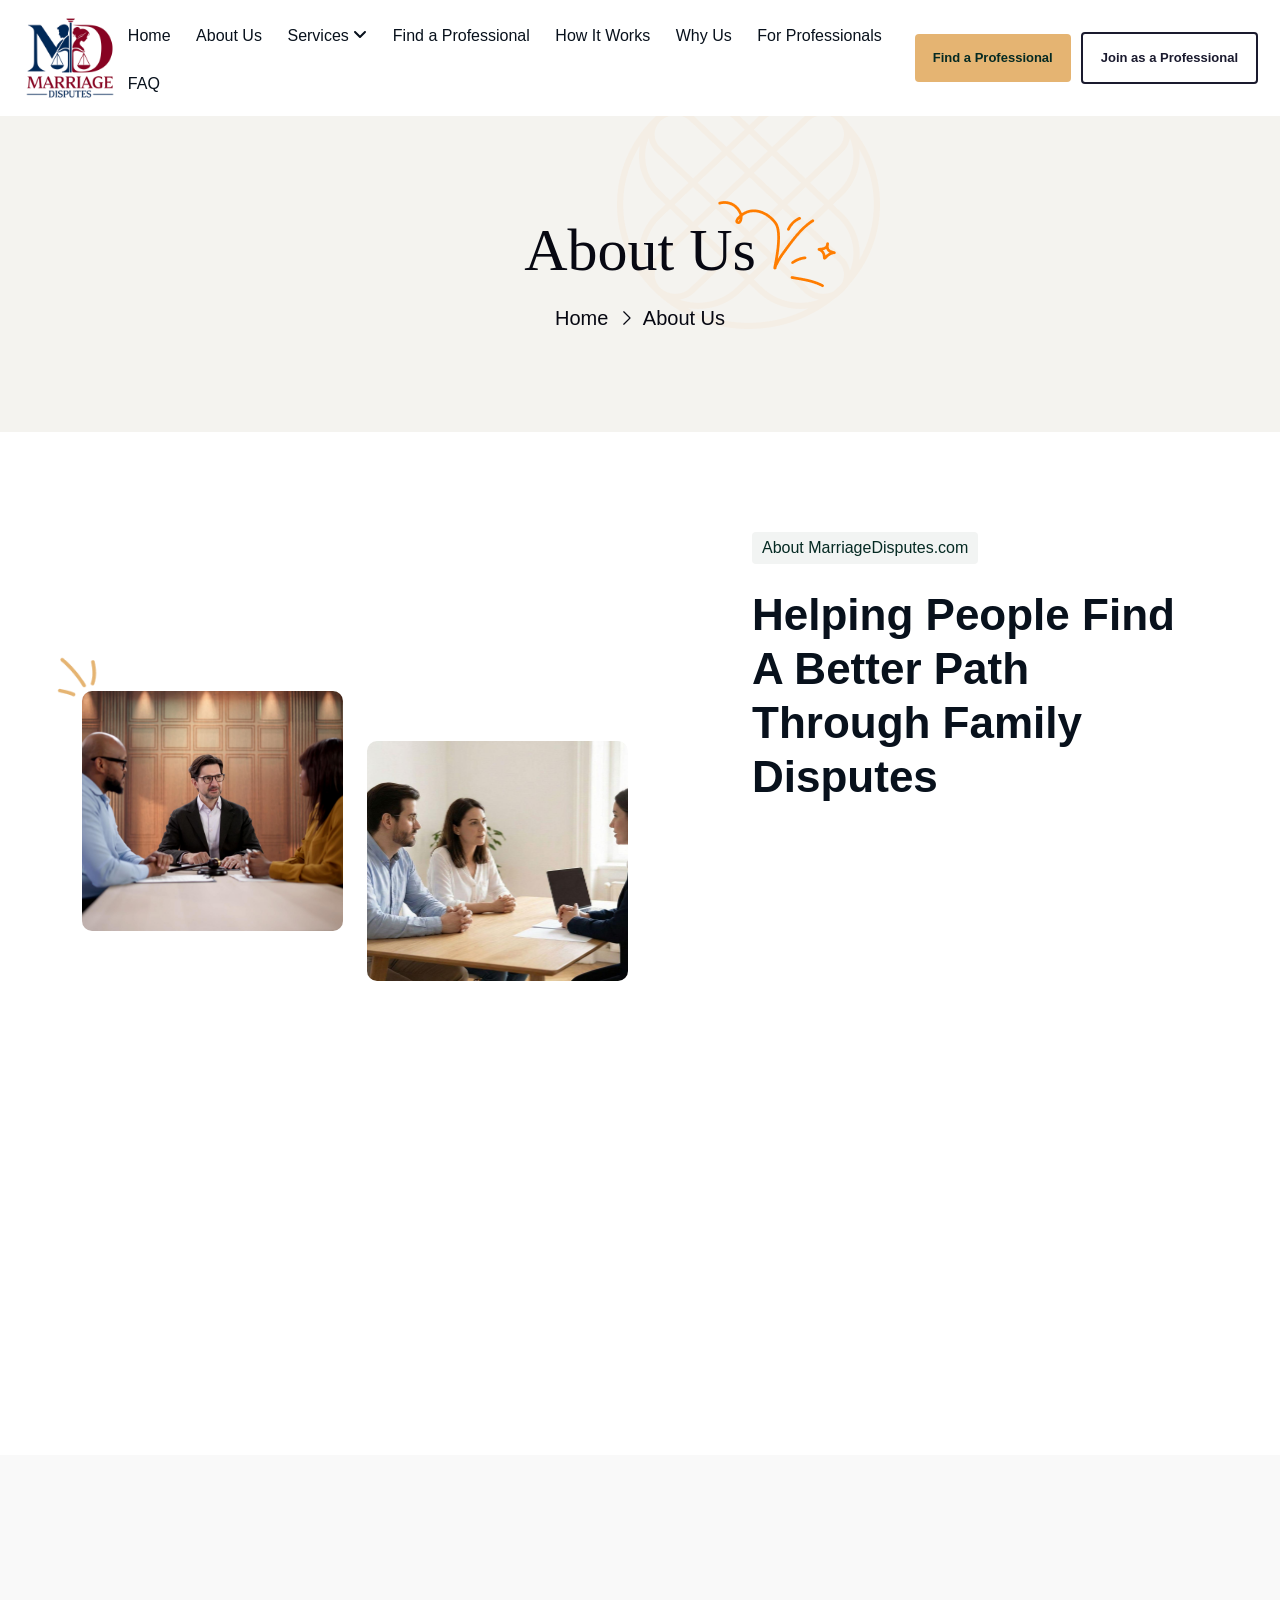
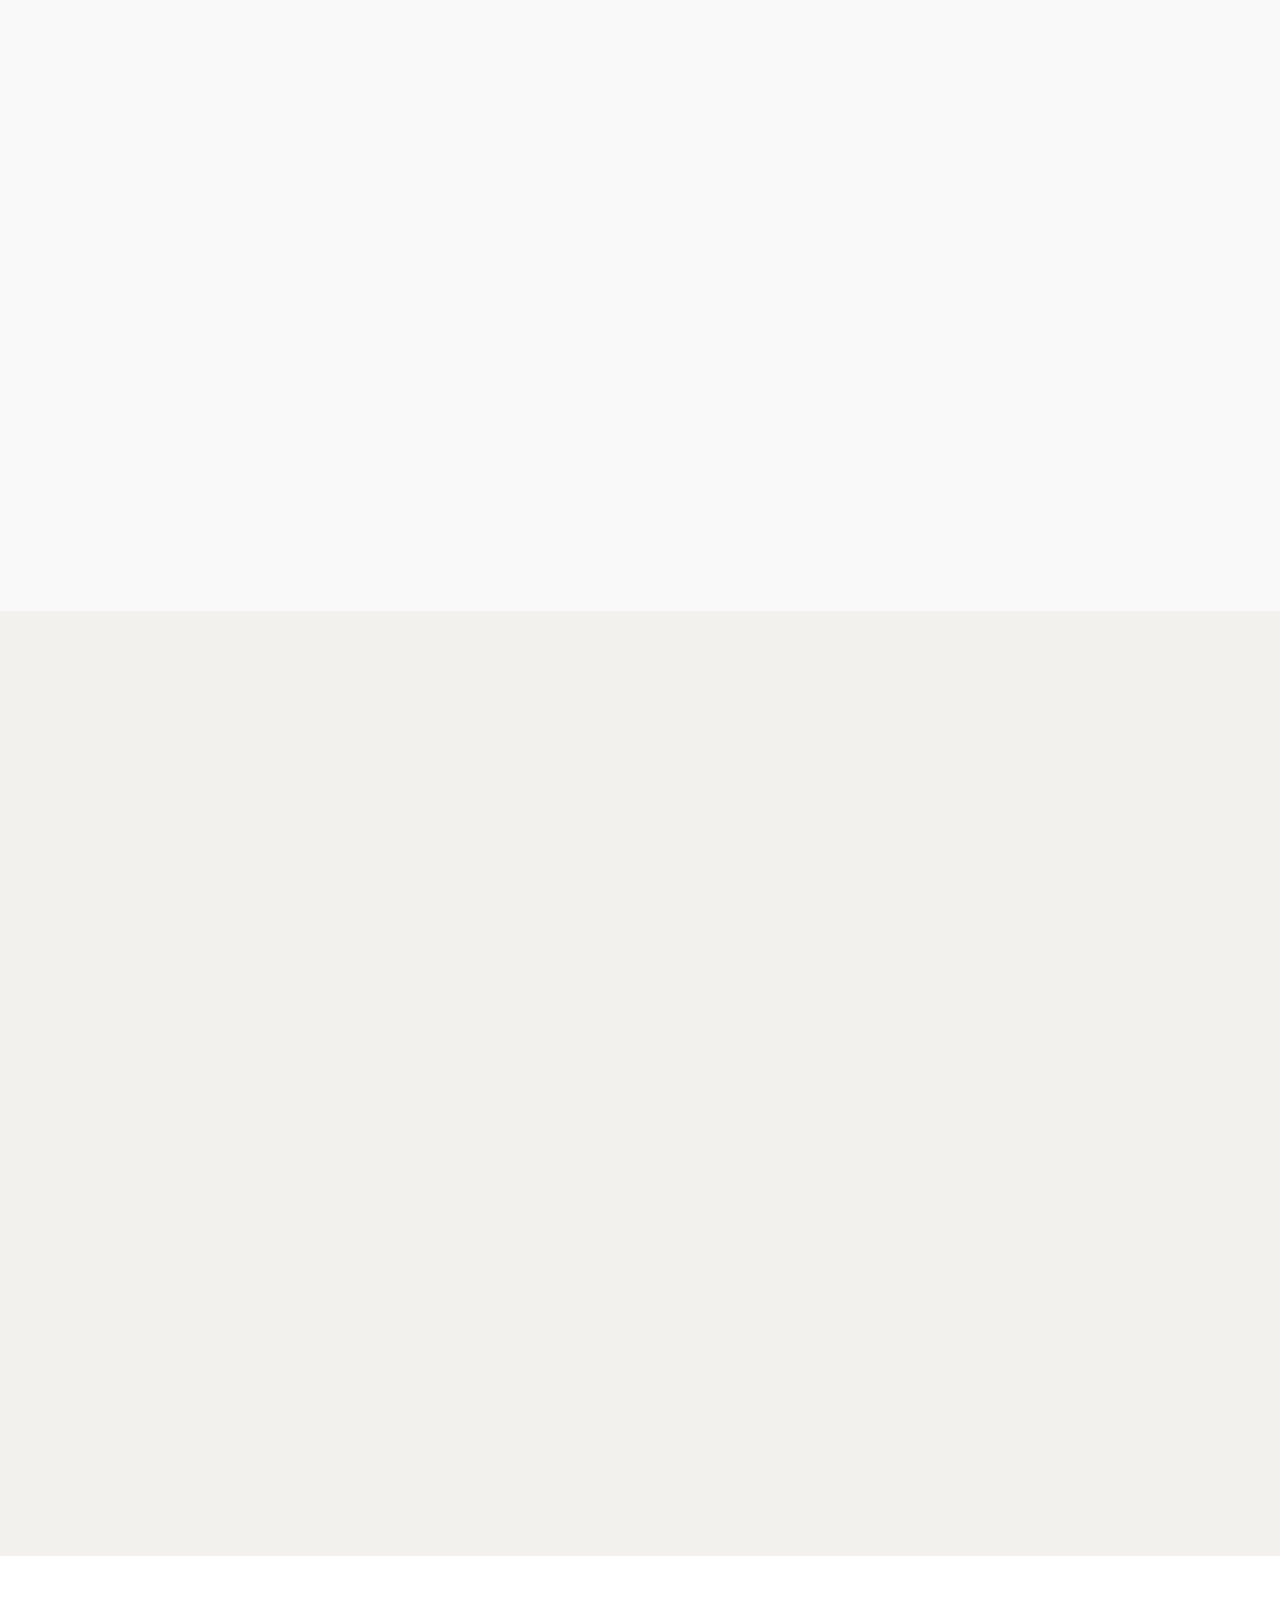
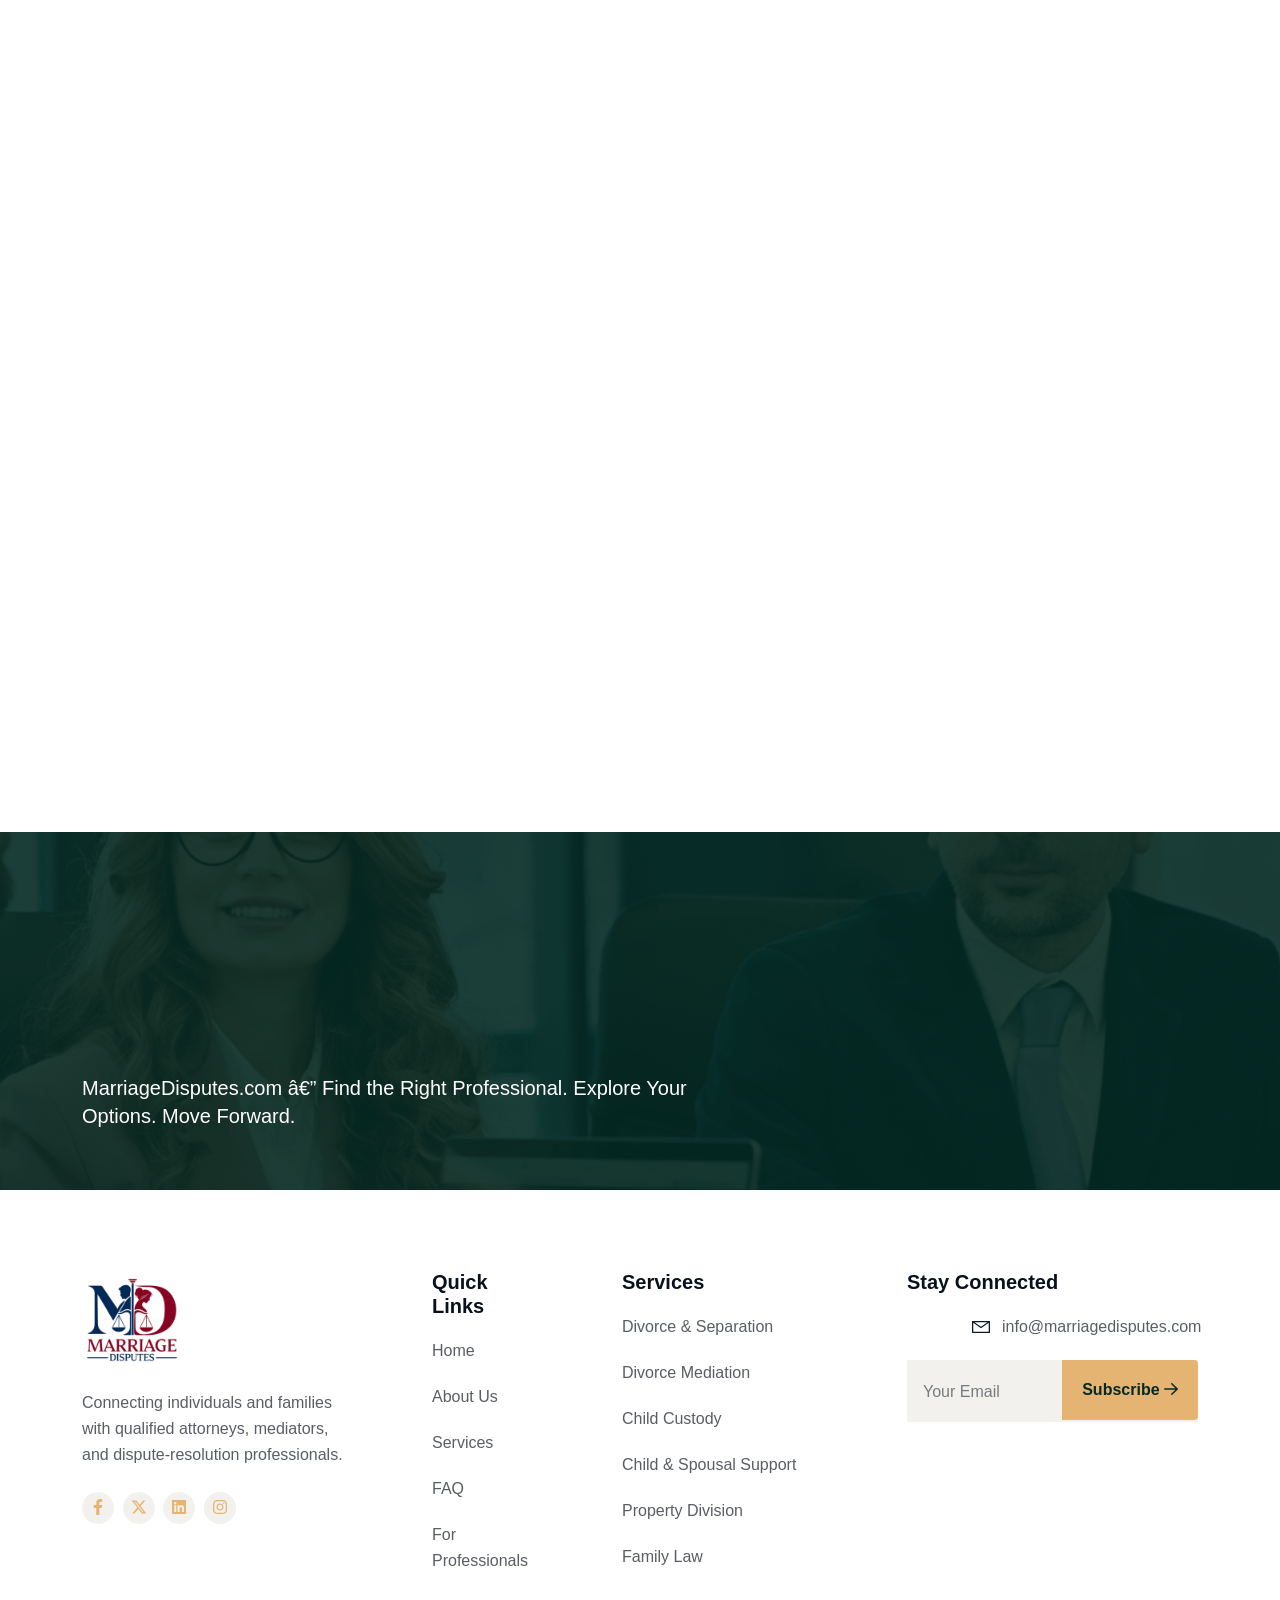
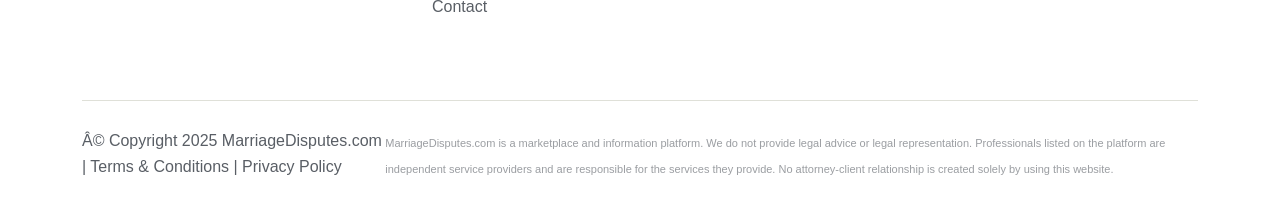
<file: about.html>
﻿<!DOCTYPE html>
<html lang="en">
<head>
  <meta charset="UTF-8">
  <meta name="viewport" content="width=device-width, initial-scale=1.0">
  <meta http-equiv="X-UA-Compatible" content="ie=edge">
  <meta name="description" content="About MarriageDisputes.com â€” Helping People Find a Better Path Through Family Disputes. Our mission is to connect people with qualified professionals.">
  <title>About Us | MarriageDisputes.com</title>
  <link rel="shortcut icon" href="assets/img/logo/logo-color.png">
  <link rel="stylesheet" href="assets/css/plugins/bootstrap.min.css">
  <link rel="stylesheet" href="assets/css/plugins/fontawesome.css">
  <link rel="stylesheet" href="assets/css/plugins/sidebar.css">
  <link rel="stylesheet" href="assets/css/plugins/aos.css">
  <link rel="stylesheet" href="assets/css/plugins/mobile.css">
  <link rel="stylesheet" href="assets/css/plugins/nice-select.css">
  <link rel="stylesheet" href="assets/css/plugins/owl.carousel.min.css">
  <link rel="stylesheet" href="assets/css/plugins/modal-video.min.css">
  <link rel="stylesheet" href="assets/css/plugins/slick-slider.css">
  <link rel="stylesheet" href="assets/css/typography.css">
  <link rel="stylesheet" href="assets/scss/master.css">
  <script src="assets/js/plugins/jquery-3-6-0.min.js"></script>
  <script src="assets/js/plugins/waypoints.js"></script>
</head>
<body class="inner-pages">

<!--===== PRELOADER =======-->
<div class="se-pre-con preloader5">
  <div class="outer"><div class="middle"><div class="inner">
    <div class="Preloader-icon"><img src="assets/img/logo/logo-white.png" alt=""></div>
  </div></div></div>
</div>
<!--===== PROGRESS =======-->
<div class="paginacontainer">
  <div class="progress-wrap">
    <svg class="progress-circle svg-content" width="100%" height="100%" viewBox="-1 -1 102 102">
      <path d="M50,1 a49,49 0 0,1 0,98 a49,49 0 0,1 0,-98"/>
    </svg>
  </div>
</div>

<!--===== HEADER =======-->
<header class="header about-bg d-none d-lg-block">
  <div class="header-area header homepage5 header-sticky" id="header">
    <div class="container-fluid">
      <div class="row">
        <div class="col-12">
          <div class="header-elements">
            <div class="site-logo">
              <a href="index.html"><img src="assets/img/logo/logo-color.png" alt="MarriageDisputes.com"></a>
            </div>
            <div class="main-menu-ex homepage5">
              <ul>
                <li><a href="index.html">Home</a></li>
                <li><a href="about.html" class="active">About Us</a></li>
                <li><a href="#">Services <span><i class="fa-solid fa-angle-down"></i></span></a>
                  <ul class="dropdown-padding">
                    <li><a href="services.html">All Services</a></li>
                    <li><a href="services.html#divorce">Divorce &amp; Separation</a></li>
                    <li><a href="services.html#mediation">Divorce Mediation</a></li>
                    <li><a href="services.html#custody">Child Custody &amp; Parenting</a></li>
                    <li><a href="services.html#support">Child &amp; Spousal Support</a></li>
                    <li><a href="services.html#property">Property &amp; Asset Division</a></li>
                    <li><a href="services.html#family-law">Family Law</a></li>
                  </ul>
                </li>
                <li><a href="contact.html">Find a Professional</a></li>
                <li><a href="index.html#how-it-works">How It Works</a></li>
                <li><a href="index.html#why-us">Why Us</a></li>
                <li><a href="for-professionals.html">For Professionals</a></li>
                <li><a href="faq.html">FAQ</a></li>
              </ul>
            </div>
            <div class="contact-3 d-lg-block d-none">
              <div class="consulting2 consulting3" style="display:flex;align-items:center;gap:10px;">
                <a href="contact.html" class="welcome5-btn" style="font-size:13px;padding:10px 18px;white-space:nowrap;">Find a Professional</a>
                <a href="for-professionals.html" class="welcome5-btn" style="font-size:13px;padding:10px 18px;white-space:nowrap;background:transparent;border:2px solid #1a1a2e;color:#1a1a2e;">Join as a Professional</a>
              </div>
            </div>
            <aside class="slide-bar slide-bar5">
              <div class="close-mobile-menu"><a class="tx-close"></a></div>
              <div class="sidebar-info sidebar-info5">
                <div class="sidebar-logo mb-30">
                  <a href="index.html"><img src="assets/img/logo/logo-color.png" alt="MarriageDisputes.com"></a>
                </div>
                <div class="sidebar-content">
                  <p>Connecting individuals and families with qualified attorneys, mediators, and dispute-resolution professionals.</p>
                </div>
                <ul class="sidebar-menu list-unstyled">
                  <li><a href="about.html">About Us</a></li>
                  <li><a href="services.html">Services</a></li>
                  <li><a href="contact.html">Find a Professional</a></li>
                  <li><a href="index.html#how-it-works">How It Works</a></li>
                  <li><a href="index.html#why-us">Why Us</a></li>
                  <li><a href="for-professionals.html">For Professionals</a></li>
                  <li><a href="faq.html">FAQ</a></li>
                </ul>
                <div class="theme-btnarea">
                  <a href="contact.html" class="welcome5-btn">Find a Professional</a>
                </div>
              </div>
              <nav class="side-mobile-menu">
                <ul id="mobile-menu-active">
                  <li><a href="index.html">Home</a></li>
                  <li><a href="about.html">About Us</a></li>
                  <li><a href="services.html">Services</a></li>
                  <li><a href="contact.html">Find a Professional</a></li>
                  <li><a href="index.html#how-it-works">How It Works</a></li>
                  <li><a href="index.html#why-us">Why Us</a></li>
                  <li><a href="for-professionals.html">For Professionals</a></li>
                  <li><a href="faq.html">FAQ</a></li>
                </ul>
              </nav>
            </aside>
            <div class="header-search-form-wrapper">
              <div class="tx-search-close tx-close"><i class="fa-solid fa-xmark"></i></div>
              <div class="header-search-container">
                <form role="search" class="search-form">
                  <input type="search" class="search-field" placeholder="Search â€¦" value="" name="s">
                  <button type="submit" class="search-submit"><i class="fa-solid fa-magnifying-glass"></i></button>
                </form>
              </div>
            </div>
            <div class="body-overlay"></div>
          </div>
        </div>
      </div>
    </div>
  </div>
</header>

<!--===== MOBILE HEADER =======-->
<div class="mobile-header mobile-homepage5 d-block d-lg-none">
  <div class="container-fluid">
    <div class="col-12">
      <div class="mobile-header-elements">
        <div class="mobile-logo">
          <a href="index.html"><img src="assets/img/logo/logo-color.png" alt="MarriageDisputes.com"></a>
        </div>
        <div class="mobile-nav-icon dots-menu"><i class="fa-solid fa-bars"></i></div>
      </div>
    </div>
  </div>
</div>
<div class="mobile-sidebar sidebar5">
  <div class="logosicon-area">
    <div class="logos"><img src="assets/img/logo/logo-color.png" alt=""></div>
    <div class="menu-close"><i class="fa-solid fa-xmark"></i></div>
  </div>
  <div class="mobile-nav">
    <ul class="mobile-nav-list">
      <li><a href="index.html">Home</a></li>
      <li><a href="about.html">About Us</a></li>
      <li><a href="services.html">Services</a></li>
      <li><a href="contact.html">Find a Professional</a></li>
      <li><a href="index.html#how-it-works">How It Works</a></li>
      <li><a href="index.html#why-us">Why Us</a></li>
      <li><a href="for-professionals.html">For Professionals</a></li>
      <li><a href="faq.html">FAQ</a></li>
    </ul>
    <div class="allmobilesection">
      <a href="contact.html" class="welcome5-btn">Find a Professional</a>
    </div>
  </div>
</div>

<!--===== PAGE BANNER =======-->
<div class="welcome-inner-section-area" style="background-image: url(assets/img/bacground/inner-bg.png); background-position: center; background-repeat: no-repeat; background-size: cover;">
  <img src="assets/img/elements/elementor40.png" alt="" class="elementor40 keyframe3 d-lg-block d-none">
  <div class="container">
    <div class="row">
      <div class="col-lg-3 m-auto">
        <div class="welcome-inner-header text-center">
          <h1>About Us</h1>
          <a href="index.html">Home <span><i class="fa-light fa-angle-right"></i></span> About Us</a>
          <img src="assets/img/elements/elementor20.png" alt="">
        </div>
      </div>
    </div>
  </div>
</div>

<!--===== ABOUT MISSION =======-->
<div class="about5-sction-area sp1">
  <div class="container">
    <div class="row align-items-center">
      <div class="col-lg-6">
        <div class="about5-images-area">
          <div class="row">
            <div class="col-lg-6" data-aos="fade-up" data-aos-duration="800">
              <div class="about5-img1">
                <img src="assets/img/content/MD.Mediator.Clients.jpg" alt="Mediator with Clients" style="width:100%; border-radius:10px; object-fit:cover; height:240px;">
                <img src="assets/img/elements/quito4.png" alt="" class="quito5">
              </div>
            </div>
            <div class="col-lg-6" data-aos="fade-up" data-aos-duration="1000">
              <div class="about5-img1">
                <div class="space50"></div>
                <img src="assets/img/content/MD.Atty.ClientsMeeting.InPerson.jpg" alt="Attorney Client Meeting" style="width:100%; border-radius:10px; object-fit:cover; height:240px;">
              </div>
            </div>
            <div class="col-lg-6" data-aos="fade-up" data-aos-duration="1200">
              <div class="about5-img1">
                <img src="assets/img/content/MD.Attys.CustodyConsultation.jpg" alt="Custody Consultation" style="width:100%; border-radius:10px; object-fit:cover; height:200px; margin-top:16px;">
              </div>
            </div>
            <div class="col-lg-6" data-aos="fade-up" data-aos-duration="1400">
              <div class="about5-img1">
                <img src="assets/img/content/MD.Atty.VirtualConsulting.jpg" alt="Virtual Consulting" style="width:100%; border-radius:10px; object-fit:cover; height:200px; margin-top:16px;">
              </div>
            </div>
          </div>
        </div>
      </div>

      <div class="col-lg-6">
        <div class="about5-content-area">
          <span data-aos="fade-left" data-aos-duration="600">About MarriageDisputes.com</span>
          <h2 class="text-capitalize" data-aos="fade-left" data-aos-duration="800">Helping People Find a Better Path Through Family Disputes</h2>
          <p data-aos="fade-left" data-aos-duration="1000">Family and divorce disputes are rarely just legal problems. They can involve children, finances, homes, businesses, retirement assets, and years of shared history. MarriageDisputes.com helps you navigate a complex process, resolve it amicably, and reach a resolution without spending a fortune.</p>
          <p data-aos="fade-left" data-aos-duration="1000">Finding the right professional can make the process easier to understand and help you make more informed decisions. MarriageDisputes.com was created to make that search easier.</p>
          <p data-aos="fade-left" data-aos-duration="1100">Our marketplace connects individuals and families with family-law attorneys, mediators, and dispute-resolution professionals who can assist with a wide range of divorce and family-related matters â€” in person or virtually.</p>
          <div class="div" data-aos="fade-left" data-aos-duration="1400">
            <a href="contact.html" class="welcome5-btn">Find a Professional <i class="fa-regular fa-arrow-right"></i></a>
          </div>
        </div>
      </div>
    </div>
  </div>
</div>

<!--===== OUR MISSION =======-->
<div class="about-servce-section-area sp1" style="background: #f9f9f9;">
  <div class="container">
    <div class="row align-items-center">
      <div class="col-lg-6">
        <div class="about-service-content">
          <span data-aos="fade-right" data-aos-duration="600">Our Mission</span>
          <h2 data-aos="fade-right" data-aos-duration="800">Make Professional Help Easier to Find</h2>
          <p data-aos="fade-right" data-aos-duration="1000">Our mission is simple: Connect people with qualified professionals who can help them understand their options and work toward practical resolutions to family and divorce disputes.</p>
          <p data-aos="fade-right" data-aos-duration="1000">We believe people should be able to explore their options before deciding which path is right for them. Our marketplace connects individuals and families with family-law attorneys, mediators, and dispute-resolution professionals who can assist with a wide range of matters â€” in person or virtually.</p>
          <div class="about3-textarea-list" data-aos="fade-right" data-aos-duration="1200">
            <ul>
              <li><a href="#"><img src="assets/img/icons/check-img2.svg" alt="">Family-Law Attorneys</a></li>
              <li><a href="#"><img src="assets/img/icons/check-img2.svg" alt="">Divorce Mediators</a></li>
            </ul>
            <ul>
              <li><a href="#"><img src="assets/img/icons/check-img2.svg" alt="">Dispute-Resolution Professionals</a></li>
              <li><a href="#"><img src="assets/img/icons/check-img2.svg" alt="">Collaborative Divorce Experts</a></li>
            </ul>
          </div>
        </div>
      </div>
      <div class="col-lg-1"></div>
      <div class="col-lg-5" data-aos="zoom-in" data-aos-duration="1000">
        <img src="assets/img/content/MD.FamilyMediationAgreement.jpg" alt="Family Mediation Agreement" style="width:100%; border-radius:12px; object-fit:cover;">
      </div>
    </div>
  </div>
</div>

<!--===== A DIFFERENT APPROACH =======-->
<div class="work5-section-area sp3">
  <div class="container">
    <div class="row">
      <div class="col-lg-8 m-auto">
        <div class="work4-header text-center">
          <span data-aos="fade-up" data-aos-duration="600">A Different Approach</span>
          <h2 data-aos="fade-up" data-aos-duration="800">Resolution Comes in Different Forms</h2>
          <p data-aos="fade-up" data-aos-duration="1000">Traditional legal searches can be overwhelming. MarriageDisputes.com brings the search process into one marketplace. You can explore professionals based on: practice area, type of dispute, services offered, mediation experience, location, availability, experience, and preferred resolution approach.</p>
          <p data-aos="fade-up" data-aos-duration="1000">Not every dispute requires the same approach. Our goal is not to tell you which approach to choose â€” our goal is to help you find professionals who can explain your options.</p>
        </div>
      </div>
    </div>
    <div class="row">
      <div class="col-lg-4" data-aos="fade-up" data-aos-duration="800">
        <div class="work4-boxarea">
          <div class="work4-autor-area">
            <div class="work4-icons"><img src="assets/img/icons/law-img4.svg" alt=""></div>
            <h3>01</h3>
          </div>
          <div class="work4-content-area">
            <a href="services.html#mediation">Mediation</a>
            <p>Some situations may be appropriate for mediation â€” working with a neutral third party to reach mutually acceptable agreements.</p>
          </div>
        </div>
      </div>
      <div class="col-lg-4" data-aos="fade-up" data-aos-duration="1000">
        <div class="work4-boxarea">
          <div class="work4-autor-area">
            <div class="work4-icons"><img src="assets/img/icons/law-img5.svg" alt=""></div>
            <h3>02</h3>
          </div>
          <div class="work4-content-area">
            <a href="services.html#divorce">Negotiation &amp; Collaboration</a>
            <p>Others may benefit from negotiation or a collaborative divorce approach designed to resolve issues outside traditional courtroom litigation.</p>
          </div>
        </div>
      </div>
      <div class="col-lg-4" data-aos="fade-up" data-aos-duration="1200">
        <div class="work4-boxarea">
          <div class="work4-autor-area">
            <div class="work4-icons"><img src="assets/img/icons/law-img6.svg" alt=""></div>
            <h3>03</h3>
          </div>
          <div class="work4-content-area">
            <a href="services.html#family-law">Legal Representation</a>
            <p>Some matters require traditional legal representation and litigation. Find attorneys experienced in family law and divorce matters.</p>
          </div>
        </div>
      </div>
    </div>
  </div>
</div>

<!--===== FOR INDIVIDUALS & PROFESSIONALS =======-->
<div class="casestudy5-section-area sp1">
  <div class="container">
    <div class="row">
      <div class="col-lg-6 m-auto">
        <div class="casestudy5-header text-center">
          <span data-aos="fade-up" data-aos-duration="600">Who We Serve</span>
          <h2 data-aos="fade-up" data-aos-duration="800">For Individuals, Families &amp; Professionals</h2>
        </div>
      </div>
    </div>
    <div class="row">
      <div class="col-lg-6 col-md-6" data-aos="zoom-out" data-aos-duration="800">
        <div class="casestudy5-all-area">
          <div class="casestudy5-images">
            <img src="assets/img/content/MD.Atty.CoupleandChild.Consulting.ChildCustody.jpg" alt="For Individuals & Families" style="width:100%; object-fit:cover; height:260px; border-radius:10px;">
          </div>
          <div class="casestudy5-content-area">
            <a href="contact.html">For Individuals &amp; Families</a>
            <p>Whether you are just beginning to consider separation or are already involved in a divorce or family dispute, MarriageDisputes.com can help you begin your search for professional assistance.</p>
            <a href="contact.html" class="learnmore">Find a Professional <i class="fa-regular fa-arrow-right"></i></a>
          </div>
        </div>
      </div>
      <div class="col-lg-6 col-md-6" data-aos="zoom-out" data-aos-duration="1000">
        <div class="casestudy5-all-area">
          <div class="casestudy5-images">
            <img src="assets/img/content/MD.DivorceMediator.jpg" alt="For Attorneys & Mediators" style="width:100%; object-fit:cover; height:260px; border-radius:10px;">
          </div>
          <div class="casestudy5-content-area">
            <a href="for-professionals.html">For Attorneys &amp; Mediators</a>
            <p>MarriageDisputes.com provides professionals with an opportunity to build an online presence and connect with individuals seeking assistance with family-law and dispute-resolution matters. Professionals can showcase their experience, practice areas, services, professional background, mediation capabilities, geographic coverage, and availability.</p>
            <a href="for-professionals.html" class="learnmore">Join Our Marketplace <i class="fa-regular fa-arrow-right"></i></a>
          </div>
        </div>
      </div>
    </div>
  </div>
</div>

<!--===== OUR COMMITMENT =======-->
<div class="cta5-section-area sp4" style="background-image: url(assets/img/images/cta-bg1.png); background-position: center; background-size: cover; background-repeat: no-repeat;">
  <div class="container">
    <div class="row align-items-center">
      <div class="col-lg-7">
        <div class="cta5-header-area">
          <h2 data-aos="fade-up" data-aos-duration="800">Our Commitment: Simple. Transparent. Professional. Resolution-Focused.</h2>
          <p style="color:#fff; margin-top:20px;">MarriageDisputes.com â€” Find the Right Professional. Explore Your Options. Move Forward.</p>
        </div>
      </div>
      <div class="col-lg-1"></div>
      <div class="col-lg-4" data-aos="zoom-in" data-aos-duration="800">
        <a href="contact.html" class="welcome5-btn" style="display:inline-block; text-align:center; white-space:nowrap;">Find a Professional <i class="fa-regular fa-arrow-right"></i></a>
        <a href="for-professionals.html" class="welcome5-btn welcome5-btn-outline" style="display:inline-block; text-align:center; margin-top:12px;">Join as a Professional <i class="fa-regular fa-arrow-right"></i></a>
      </div>
    </div>
  </div>
</div>

<!--===== FOOTER =======-->
<div class="footer5-section-area">
  <div class="container">
    <div class="row">
      <div class="col-lg-12">
        <div class="footer-all-section-area sp5">
          <div class="row">
            <div class="col-lg-3 col-md-6">
              <div class="footer-last-section">
                <div class="footer-imgage">
                  <img src="assets/img/logo/logo-color.png" alt="MarriageDisputes.com">
                </div>
                <div class="footer-text-area">
                  <p>Connecting individuals and families with qualified attorneys, mediators, and dispute-resolution professionals.</p>
                  <div class="social-list-area">
                    <ul>
                      <li><a href="#"><i class="fa-brands fa-facebook-f"></i></a></li>
                      <li><a href="#"><i class="fa-brands fa-x-twitter"></i></a></li>
                      <li><a href="#"><i class="fa-brands fa-linkedin"></i></a></li>
                      <li><a href="#"><i class="fa-brands fa-instagram"></i></a></li>
                    </ul>
                  </div>
                </div>
              </div>
            </div>
            <div class="col-lg-2 col-md-6">
              <div class="about-links-area">
                <h3>Quick Links</h3>
                <ul>
                  <li><a href="index.html">Home</a></li>
                  <li><a href="about.html">About Us</a></li>
                  <li><a href="services.html">Services</a></li>
                  <li><a href="faq.html">FAQ</a></li>
                  <li><a href="for-professionals.html">For Professionals</a></li>
                  <li><a href="contact.html">Contact</a></li>
                </ul>
              </div>
            </div>
            <div class="col-lg-3 col-md-6">
              <div class="about-links-area">
                <h3>Services</h3>
                <ul>
                  <li><a href="services.html#divorce">Divorce &amp; Separation</a></li>
                  <li><a href="services.html#mediation">Divorce Mediation</a></li>
                  <li><a href="services.html#custody">Child Custody</a></li>
                  <li><a href="services.html#support">Child &amp; Spousal Support</a></li>
                  <li><a href="services.html#property">Property Division</a></li>
                  <li><a href="services.html#family-law">Family Law</a></li>
                </ul>
              </div>
            </div>
            <div class="col-lg-4 col-md-6">
              <div class="footer-contact-area">
                <h3>Stay Connected</h3>
                <div class="get-links-area" style="margin-bottom:20px;">
                  <ul>
                    <li><img src="assets/img/icons/footer-email2.svg" alt=""><a href="mailto:info@marriagedisputes.com">info@marriagedisputes.com</a></li>
                  </ul>
                </div>
                <div class="footer-form-area">
                  <form>
                    <input type="email" placeholder="Your Email">
                    <div class="footer-btn">
                      <button type="submit">Subscribe <i class="fa-regular fa-arrow-right"></i></button>
                    </div>
                  </form>
                </div>
              </div>
            </div>
          </div>
        </div>
        <div class="copyright-pera">
          <p>Â© Copyright 2025 MarriageDisputes.com | <a href="tos.html">Terms &amp; Conditions</a> | <a href="tos.html#privacy">Privacy Policy</a></p>
          <p style="font-size:11px; opacity:0.6; margin-top:5px;">MarriageDisputes.com is a marketplace and information platform. We do not provide legal advice or legal representation. Professionals listed on the platform are independent service providers and are responsible for the services they provide. No attorney-client relationship is created solely by using this website.</p>
        </div>
      </div>
    </div>
  </div>
</div>

  <script src="assets/js/plugins/bootstrap.min.js"></script>
  <script src="assets/js/plugins/fontawesome.js"></script>
  <script src="assets/js/plugins/counter.js"></script>
  <script src="assets/js/plugins/owl-carousel.min.js"></script>
  <script src="assets/js/plugins/jquery-modal.min.js"></script>
  <script src="assets/js/plugins/sidebar.js"></script>
  <script src="assets/js/plugins/jquery.nice-select.js"></script>
  <script src="assets/js/plugins/aos.js"></script>
  <script src="assets/js/plugins/slider.js"></script>
  <script src="assets/js/plugins/mobilemenu.js"></script>
  <script src="assets/js/main.js"></script>
</body>
</html>
</file>
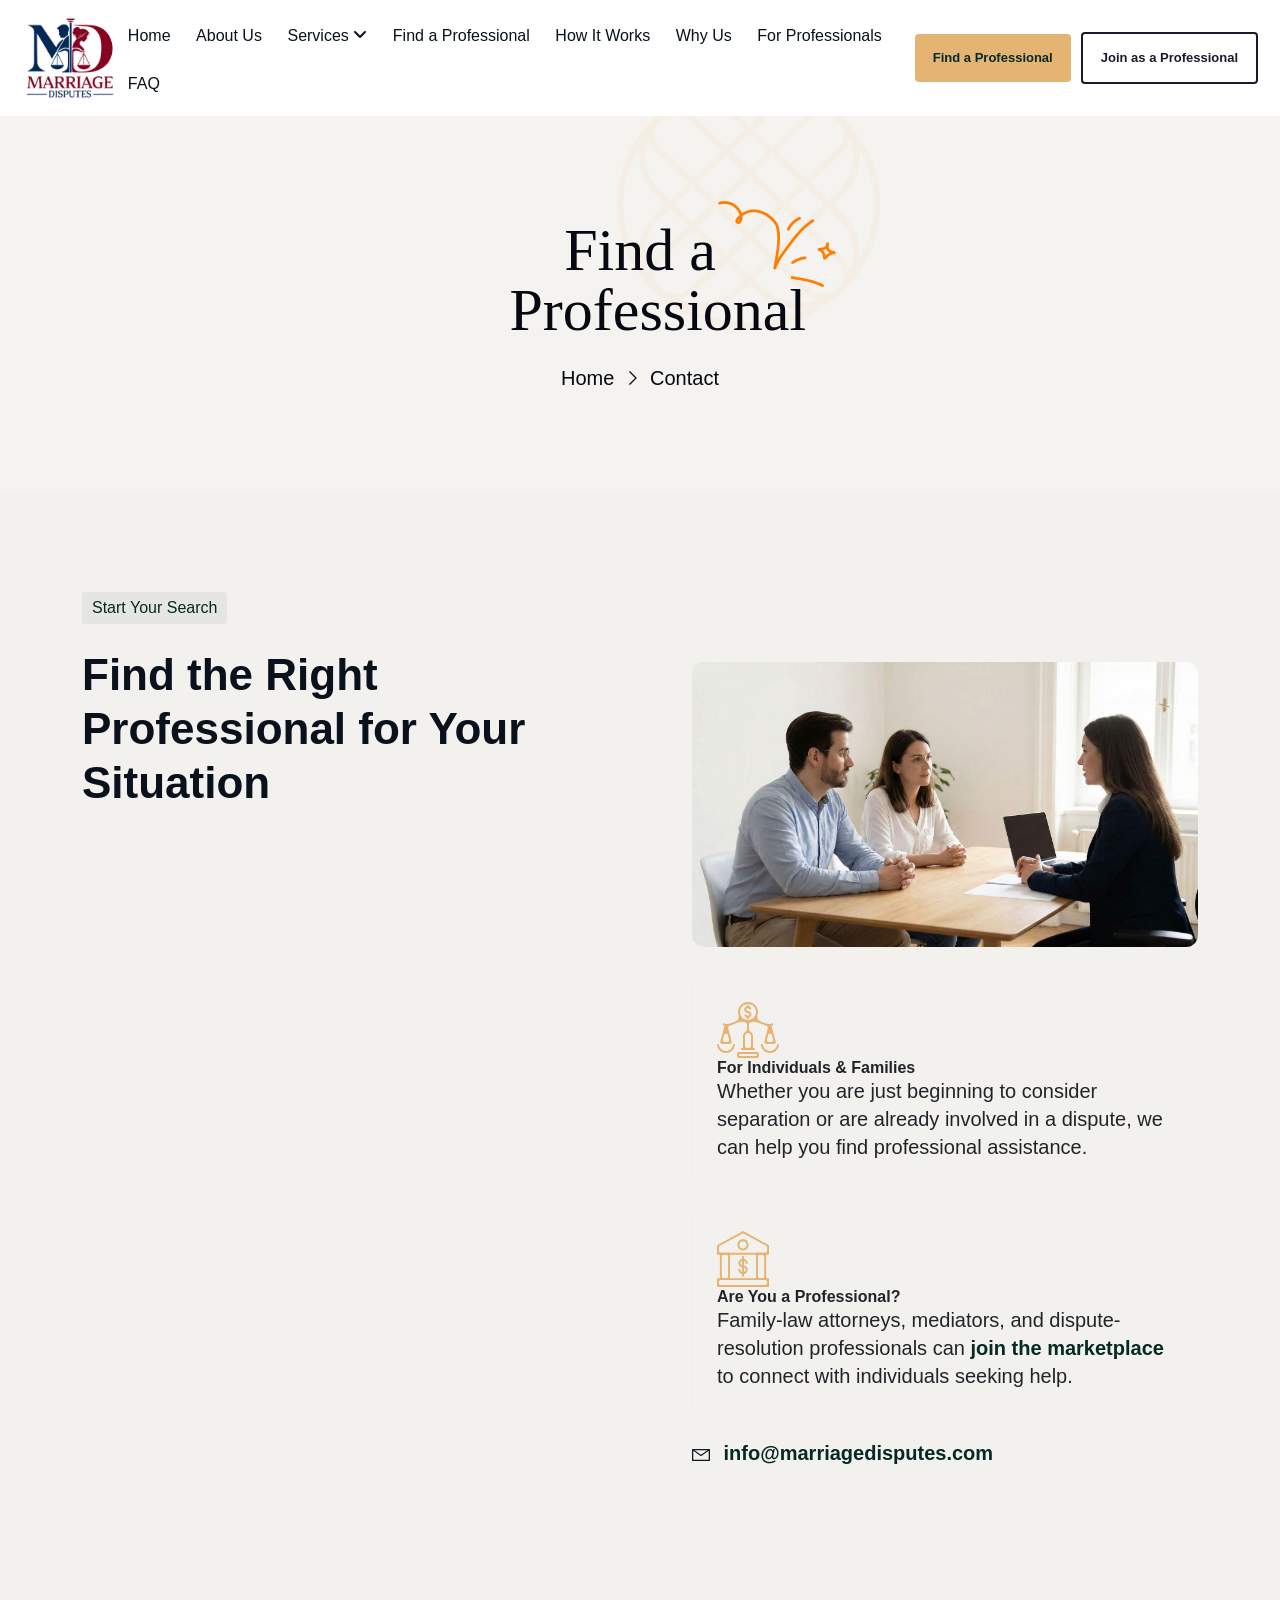
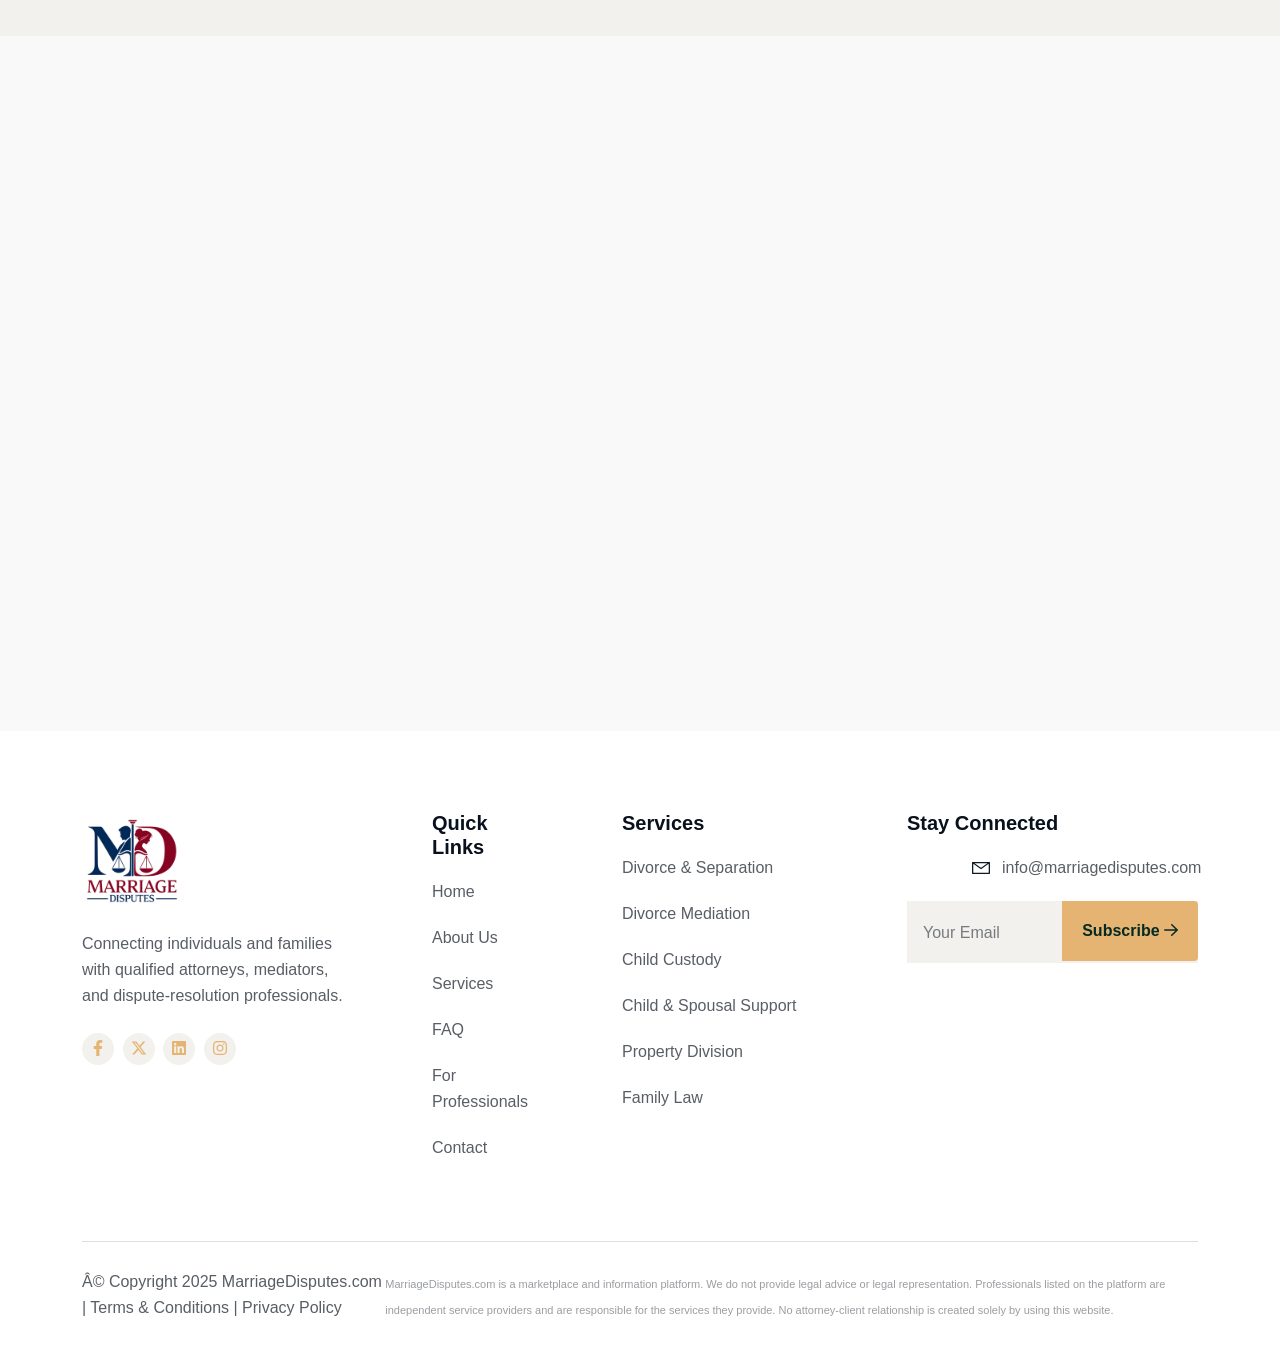
<file: contact.html>
﻿<!DOCTYPE html>
<html lang="en">
<head>
  <meta charset="UTF-8">
  <meta name="viewport" content="width=device-width, initial-scale=1.0">
  <meta http-equiv="X-UA-Compatible" content="ie=edge">
  <meta name="description" content="Contact MarriageDisputes.com â€” Find the right family-law attorney or mediator for your divorce or family dispute.">
  <title>Contact | MarriageDisputes.com</title>
  <link rel="shortcut icon" href="assets/img/logo/logo-color.png">
  <link rel="stylesheet" href="assets/css/plugins/bootstrap.min.css">
  <link rel="stylesheet" href="assets/css/plugins/fontawesome.css">
  <link rel="stylesheet" href="assets/css/plugins/sidebar.css">
  <link rel="stylesheet" href="assets/css/plugins/aos.css">
  <link rel="stylesheet" href="assets/css/plugins/mobile.css">
  <link rel="stylesheet" href="assets/css/plugins/nice-select.css">
  <link rel="stylesheet" href="assets/css/plugins/owl.carousel.min.css">
  <link rel="stylesheet" href="assets/css/plugins/modal-video.min.css">
  <link rel="stylesheet" href="assets/css/plugins/slick-slider.css">
  <link rel="stylesheet" href="assets/css/typography.css">
  <link rel="stylesheet" href="assets/scss/master.css">
  <script src="assets/js/plugins/jquery-3-6-0.min.js"></script>
  <script src="assets/js/plugins/waypoints.js"></script>
</head>
<body class="inner-pages">

<!--===== PRELOADER =======-->
<div class="se-pre-con preloader5">
  <div class="outer"><div class="middle"><div class="inner">
    <div class="Preloader-icon"><img src="assets/img/logo/logo-white.png" alt=""></div>
  </div></div></div>
</div>
<div class="paginacontainer">
  <div class="progress-wrap">
    <svg class="progress-circle svg-content" width="100%" height="100%" viewBox="-1 -1 102 102">
      <path d="M50,1 a49,49 0 0,1 0,98 a49,49 0 0,1 0,-98"/>
    </svg>
  </div>
</div>

<!--===== HEADER =======-->
<header class="header about-bg d-none d-lg-block">
  <div class="header-area header homepage5 header-sticky" id="header">
    <div class="container-fluid">
      <div class="row">
        <div class="col-12">
          <div class="header-elements">
            <div class="site-logo">
              <a href="index.html"><img src="assets/img/logo/logo-color.png" alt="MarriageDisputes.com"></a>
            </div>
            <div class="main-menu-ex homepage5">
              <ul>
                <li><a href="index.html">Home</a></li>
                <li><a href="about.html">About Us</a></li>
                <li><a href="#">Services <span><i class="fa-solid fa-angle-down"></i></span></a>
                  <ul class="dropdown-padding">
                    <li><a href="services.html">All Services</a></li>
                    <li><a href="services.html#divorce">Divorce &amp; Separation</a></li>
                    <li><a href="services.html#mediation">Divorce Mediation</a></li>
                    <li><a href="services.html#custody">Child Custody &amp; Parenting</a></li>
                    <li><a href="services.html#support">Child &amp; Spousal Support</a></li>
                    <li><a href="services.html#property">Property &amp; Asset Division</a></li>
                    <li><a href="services.html#family-law">Family Law</a></li>
                  </ul>
                </li>
                <li><a href="contact.html" class="active">Find a Professional</a></li>
                <li><a href="index.html#how-it-works">How It Works</a></li>
                <li><a href="index.html#why-us">Why Us</a></li>
                <li><a href="for-professionals.html">For Professionals</a></li>
                <li><a href="faq.html">FAQ</a></li>
              </ul>
            </div>
            <div class="contact-3 d-lg-block d-none">
              <div class="consulting2 consulting3" style="display:flex;align-items:center;gap:10px;">
                <a href="contact.html" class="welcome5-btn" style="font-size:13px;padding:10px 18px;white-space:nowrap;">Find a Professional</a>
                <a href="for-professionals.html" class="welcome5-btn" style="font-size:13px;padding:10px 18px;white-space:nowrap;background:transparent;border:2px solid #1a1a2e;color:#1a1a2e;">Join as a Professional</a>
              </div>
            </div>
            <aside class="slide-bar slide-bar5">
              <div class="close-mobile-menu"><a class="tx-close"></a></div>
              <div class="sidebar-info sidebar-info5">
                <div class="sidebar-logo mb-30">
                  <a href="index.html"><img src="assets/img/logo/logo-color.png" alt="MarriageDisputes.com"></a>
                </div>
                <ul class="sidebar-menu list-unstyled">
                  <li><a href="about.html">About Us</a></li>
                  <li><a href="services.html">Services</a></li>
                  <li><a href="contact.html">Find a Professional</a></li>
                  <li><a href="index.html#how-it-works">How It Works</a></li>
                  <li><a href="index.html#why-us">Why Us</a></li>
                  <li><a href="for-professionals.html">For Professionals</a></li>
                  <li><a href="faq.html">FAQ</a></li>
                </ul>
                <div class="theme-btnarea">
                  <a href="contact.html" class="welcome5-btn">Find a Professional</a>
                </div>
              </div>
              <nav class="side-mobile-menu">
                <ul id="mobile-menu-active">
                  <li><a href="index.html">Home</a></li>
                  <li><a href="about.html">About Us</a></li>
                  <li><a href="services.html">Services</a></li>
                  <li><a href="contact.html">Find a Professional</a></li>
                  <li><a href="index.html#how-it-works">How It Works</a></li>
                  <li><a href="index.html#why-us">Why Us</a></li>
                  <li><a href="for-professionals.html">For Professionals</a></li>
                  <li><a href="faq.html">FAQ</a></li>
                </ul>
              </nav>
            </aside>
            <div class="header-search-form-wrapper">
              <div class="tx-search-close tx-close"><i class="fa-solid fa-xmark"></i></div>
              <div class="header-search-container">
                <form role="search" class="search-form">
                  <input type="search" class="search-field" placeholder="Search â€¦" value="" name="s">
                  <button type="submit" class="search-submit"><i class="fa-solid fa-magnifying-glass"></i></button>
                </form>
              </div>
            </div>
            <div class="body-overlay"></div>
          </div>
        </div>
      </div>
    </div>
  </div>
</header>

<!--===== MOBILE HEADER =======-->
<div class="mobile-header mobile-homepage5 d-block d-lg-none">
  <div class="container-fluid">
    <div class="col-12">
      <div class="mobile-header-elements">
        <div class="mobile-logo">
          <a href="index.html"><img src="assets/img/logo/logo-color.png" alt="MarriageDisputes.com"></a>
        </div>
        <div class="mobile-nav-icon dots-menu"><i class="fa-solid fa-bars"></i></div>
      </div>
    </div>
  </div>
</div>
<div class="mobile-sidebar sidebar5">
  <div class="logosicon-area">
    <div class="logos"><img src="assets/img/logo/logo-color.png" alt=""></div>
    <div class="menu-close"><i class="fa-solid fa-xmark"></i></div>
  </div>
  <div class="mobile-nav">
    <ul class="mobile-nav-list">
      <li><a href="index.html">Home</a></li>
      <li><a href="about.html">About Us</a></li>
      <li><a href="services.html">Services</a></li>
      <li><a href="contact.html">Find a Professional</a></li>
      <li><a href="index.html#how-it-works">How It Works</a></li>
      <li><a href="index.html#why-us">Why Us</a></li>
      <li><a href="for-professionals.html">For Professionals</a></li>
      <li><a href="faq.html">FAQ</a></li>
    </ul>
    <div class="allmobilesection">
      <a href="contact.html" class="welcome5-btn">Find a Professional</a>
    </div>
  </div>
</div>

<!--===== PAGE BANNER =======-->
<div class="welcome-inner-section-area" style="background-image: url(assets/img/bacground/inner-bg.png); background-position: center; background-repeat: no-repeat; background-size: cover;">
  <img src="assets/img/elements/elementor40.png" alt="" class="elementor40 keyframe3 d-lg-block d-none">
  <div class="container">
    <div class="row">
      <div class="col-lg-3 m-auto">
        <div class="welcome-inner-header text-center">
          <h1>Find a Professional</h1>
          <a href="index.html">Home <span><i class="fa-light fa-angle-right"></i></span> Contact</a>
          <img src="assets/img/elements/elementor20.png" alt="">
        </div>
      </div>
    </div>
  </div>
</div>

<!--===== CONTACT MAIN =======-->
<div class="contact5-section-area sp1">
  <div class="container">
    <div class="row align-items-center">
      <div class="col-lg-6">
        <div class="contact5-content-area">
          <span data-aos="fade-left" data-aos-duration="600">Start Your Search</span>
          <h2 data-aos="fade-left" data-aos-duration="800">Find the Right Professional for Your Situation</h2>
          <p data-aos="fade-left" data-aos-duration="1000">Tell us about your situation and the type of professional you're looking for. We'll help connect you with qualified attorneys, mediators, and dispute-resolution professionals.</p>
          <div class="contact5-author-area" data-aos="fade-left" data-aos-duration="1200">
            <form action="#" method="post">
              <div class="row">
                <div class="col-lg-6">
                  <div class="input-area">
                    <input type="text" placeholder="First Name" name="first_name" required>
                  </div>
                </div>
                <div class="col-lg-6">
                  <div class="input-area">
                    <input type="text" placeholder="Last Name" name="last_name" required>
                  </div>
                </div>
                <div class="col-lg-6">
                  <div class="input-area">
                    <input type="email" placeholder="Email Address" name="email" required>
                  </div>
                </div>
                <div class="col-lg-6">
                  <div class="input-area">
                    <input type="tel" placeholder="Phone Number" name="phone">
                  </div>
                </div>
                <div class="col-lg-6">
                  <div class="input-area">
                    <input type="text" placeholder="State / Jurisdiction" name="state">
                  </div>
                </div>
                <div class="col-lg-6">
                  <div class="input-area">
                    <div class="first-name-input">
                      <select name="professional_type" class="country-area">
                        <option value="" data-display="Looking for">Looking for...</option>
                        <option value="attorney">Family Law Attorney</option>
                        <option value="divorce-attorney">Divorce Attorney</option>
                        <option value="mediator">Divorce Mediator</option>
                        <option value="family-mediator">Family Mediator</option>
                        <option value="not-sure">Not Sure â€” Help Me Decide</option>
                      </select>
                    </div>
                  </div>
                </div>
                <div class="col-lg-12">
                  <div class="input-area">
                    <div class="first-name-input">
                      <select name="service_needed" class="country-area">
                        <option value="" data-display="Service Type Needed">Service Type Needed</option>
                        <option value="divorce">Divorce &amp; Separation</option>
                        <option value="mediation">Divorce Mediation</option>
                        <option value="custody">Child Custody &amp; Parenting</option>
                        <option value="child-support">Child Support</option>
                        <option value="spousal-support">Spousal Support</option>
                        <option value="property">Property &amp; Asset Division</option>
                        <option value="family-law">Family Law</option>
                        <option value="uncontested">Uncontested Divorce</option>
                        <option value="collaborative">Collaborative Divorce</option>
                        <option value="other">Other / Not Sure</option>
                      </select>
                    </div>
                  </div>
                </div>
                <div class="col-lg-12">
                  <div class="input-area">
                    <textarea cols="30" rows="5" name="description" placeholder="Briefly describe your situation (optional â€” do not include confidential or sensitive information)"></textarea>
                  </div>
                </div>
                <div class="col-lg-12">
                  <p style="font-size:12px; margin-bottom:14px; opacity:0.7; line-height:1.6;"><em>MarriageDisputes.com is a marketplace and information platform. We do not provide legal advice or legal representation. Professionals listed on the platform are independent service providers and are responsible for the services they provide. No attorney-client relationship is created solely by using this website. No attorney-client relationship is created by using this website. Do not include confidential or sensitive information in your initial message.</em></p>
                  <div class="input-area1">
                    <button type="submit">Find a Professional <i class="fa-regular fa-arrow-right"></i></button>
                  </div>
                </div>
              </div>
            </form>
          </div>
        </div>
      </div>

      <div class="col-lg-6" data-aos="flip-left" data-aos-duration="1000">
        <div style="padding-left:40px;">
          <img src="assets/img/content/MD.Atty.ClientsMeeting.InPerson.jpg" alt="Attorney Client Meeting" style="width:100%; border-radius:12px; object-fit:cover; margin-bottom:30px;">

          <div class="work4-boxarea" style="margin-bottom:20px; padding:24px; border:1px solid #eee; border-radius:10px;">
            <div class="work4-autor-area">
              <div class="work4-icons"><img src="assets/img/icons/law-img4.svg" alt=""></div>
              <h3 style="font-size:16px;">For Individuals &amp; Families</h3>
            </div>
            <div class="work4-content-area">
              <p>Whether you are just beginning to consider separation or are already involved in a dispute, we can help you find professional assistance.</p>
            </div>
          </div>

          <div class="work4-boxarea" style="padding:24px; border:1px solid #eee; border-radius:10px;">
            <div class="work4-autor-area">
              <div class="work4-icons"><img src="assets/img/icons/law-img5.svg" alt=""></div>
              <h3 style="font-size:16px;">Are You a Professional?</h3>
            </div>
            <div class="work4-content-area">
              <p>Family-law attorneys, mediators, and dispute-resolution professionals can <a href="for-professionals.html" style="font-weight:600;">join the marketplace</a> to connect with individuals seeking help.</p>
            </div>
          </div>

          <div style="margin-top:24px;">
            <img src="assets/img/icons/footer-email2.svg" alt="" style="display:inline-block; vertical-align:middle; margin-right:8px;">
            <a href="mailto:info@marriagedisputes.com" style="font-weight:600;">info@marriagedisputes.com</a>
          </div>
        </div>
      </div>
    </div>
  </div>
</div>

<!--===== HOW IT WORKS (quick) =======-->
<div class="work5-section-area sp3" style="background:#f9f9f9;">
  <div class="container">
    <div class="row">
      <div class="col-lg-6 m-auto">
        <div class="work4-header text-center">
          <span data-aos="fade-up" data-aos-duration="600">What Happens Next</span>
          <h2 data-aos="fade-up" data-aos-duration="800">Your Path to Resolution</h2>
        </div>
      </div>
    </div>
    <div class="row">
      <div class="col-lg-3" data-aos="fade-up" data-aos-duration="800">
        <div class="work4-boxarea">
          <div class="work4-autor-area">
            <div class="work4-icons"><img src="assets/img/icons/law-img4.svg" alt=""></div>
            <h3>01</h3>
          </div>
          <div class="work4-content-area">
            <a href="#">Submit Your Request</a>
            <p>Fill out the form describing your situation and the type of professional you need.</p>
          </div>
        </div>
      </div>
      <div class="col-lg-3" data-aos="fade-up" data-aos-duration="1000">
        <div class="work4-boxarea">
          <div class="work4-autor-area">
            <div class="work4-icons"><img src="assets/img/icons/law-img5.svg" alt=""></div>
            <h3>02</h3>
          </div>
          <div class="work4-content-area">
            <a href="#">Review Professionals</a>
            <p>Explore professionals whose experience and services match your needs and location.</p>
          </div>
        </div>
      </div>
      <div class="col-lg-3" data-aos="fade-up" data-aos-duration="1200">
        <div class="work4-boxarea">
          <div class="work4-autor-area">
            <div class="work4-icons"><img src="assets/img/icons/law-img6.svg" alt=""></div>
            <h3>03</h3>
          </div>
          <div class="work4-content-area">
            <a href="#">Contact &amp; Consult</a>
            <p>Contact your chosen professional directly to discuss your situation and options.</p>
          </div>
        </div>
      </div>
      <div class="col-lg-3" data-aos="fade-up" data-aos-duration="1400">
        <div class="work4-boxarea">
          <div class="work4-autor-area">
            <div class="work4-icons"><img src="assets/img/icons/law-img3.svg" alt=""></div>
            <h3>04</h3>
          </div>
          <div class="work4-content-area">
            <a href="#">Work Toward Resolution</a>
            <p>Work with your professional to navigate your matter toward a practical resolution.</p>
          </div>
        </div>
      </div>
    </div>
  </div>
</div>

<!--===== FOOTER =======-->
<div class="footer5-section-area">
  <div class="container">
    <div class="row">
      <div class="col-lg-12">
        <div class="footer-all-section-area sp5">
          <div class="row">
            <div class="col-lg-3 col-md-6">
              <div class="footer-last-section">
                <div class="footer-imgage"><img src="assets/img/logo/logo-color.png" alt="MarriageDisputes.com"></div>
                <div class="footer-text-area">
                  <p>Connecting individuals and families with qualified attorneys, mediators, and dispute-resolution professionals.</p>
                  <div class="social-list-area">
                    <ul>
                      <li><a href="#"><i class="fa-brands fa-facebook-f"></i></a></li>
                      <li><a href="#"><i class="fa-brands fa-x-twitter"></i></a></li>
                      <li><a href="#"><i class="fa-brands fa-linkedin"></i></a></li>
                      <li><a href="#"><i class="fa-brands fa-instagram"></i></a></li>
                    </ul>
                  </div>
                </div>
              </div>
            </div>
            <div class="col-lg-2 col-md-6">
              <div class="about-links-area">
                <h3>Quick Links</h3>
                <ul>
                  <li><a href="index.html">Home</a></li>
                  <li><a href="about.html">About Us</a></li>
                  <li><a href="services.html">Services</a></li>
                  <li><a href="faq.html">FAQ</a></li>
                  <li><a href="for-professionals.html">For Professionals</a></li>
                  <li><a href="contact.html">Contact</a></li>
                </ul>
              </div>
            </div>
            <div class="col-lg-3 col-md-6">
              <div class="about-links-area">
                <h3>Services</h3>
                <ul>
                  <li><a href="services.html#divorce">Divorce &amp; Separation</a></li>
                  <li><a href="services.html#mediation">Divorce Mediation</a></li>
                  <li><a href="services.html#custody">Child Custody</a></li>
                  <li><a href="services.html#support">Child &amp; Spousal Support</a></li>
                  <li><a href="services.html#property">Property Division</a></li>
                  <li><a href="services.html#family-law">Family Law</a></li>
                </ul>
              </div>
            </div>
            <div class="col-lg-4 col-md-6">
              <div class="footer-contact-area">
                <h3>Stay Connected</h3>
                <div class="get-links-area" style="margin-bottom:20px;">
                  <ul>
                    <li><img src="assets/img/icons/footer-email2.svg" alt=""><a href="mailto:info@marriagedisputes.com">info@marriagedisputes.com</a></li>
                  </ul>
                </div>
                <div class="footer-form-area">
                  <form>
                    <input type="email" placeholder="Your Email">
                    <div class="footer-btn">
                      <button type="submit">Subscribe <i class="fa-regular fa-arrow-right"></i></button>
                    </div>
                  </form>
                </div>
              </div>
            </div>
          </div>
        </div>
        <div class="copyright-pera">
          <p>Â© Copyright 2025 MarriageDisputes.com | <a href="tos.html">Terms &amp; Conditions</a> | <a href="tos.html#privacy">Privacy Policy</a></p>
          <p style="font-size:11px; opacity:0.6; margin-top:5px;">MarriageDisputes.com is a marketplace and information platform. We do not provide legal advice or legal representation. Professionals listed on the platform are independent service providers and are responsible for the services they provide. No attorney-client relationship is created solely by using this website.</p>
        </div>
      </div>
    </div>
  </div>
</div>

  <script src="assets/js/plugins/bootstrap.min.js"></script>
  <script src="assets/js/plugins/fontawesome.js"></script>
  <script src="assets/js/plugins/counter.js"></script>
  <script src="assets/js/plugins/owl-carousel.min.js"></script>
  <script src="assets/js/plugins/jquery-modal.min.js"></script>
  <script src="assets/js/plugins/sidebar.js"></script>
  <script src="assets/js/plugins/jquery.nice-select.js"></script>
  <script src="assets/js/plugins/aos.js"></script>
  <script src="assets/js/plugins/slider.js"></script>
  <script src="assets/js/plugins/mobilemenu.js"></script>
  <script src="assets/js/main.js"></script>
</body>
</html>
</file>
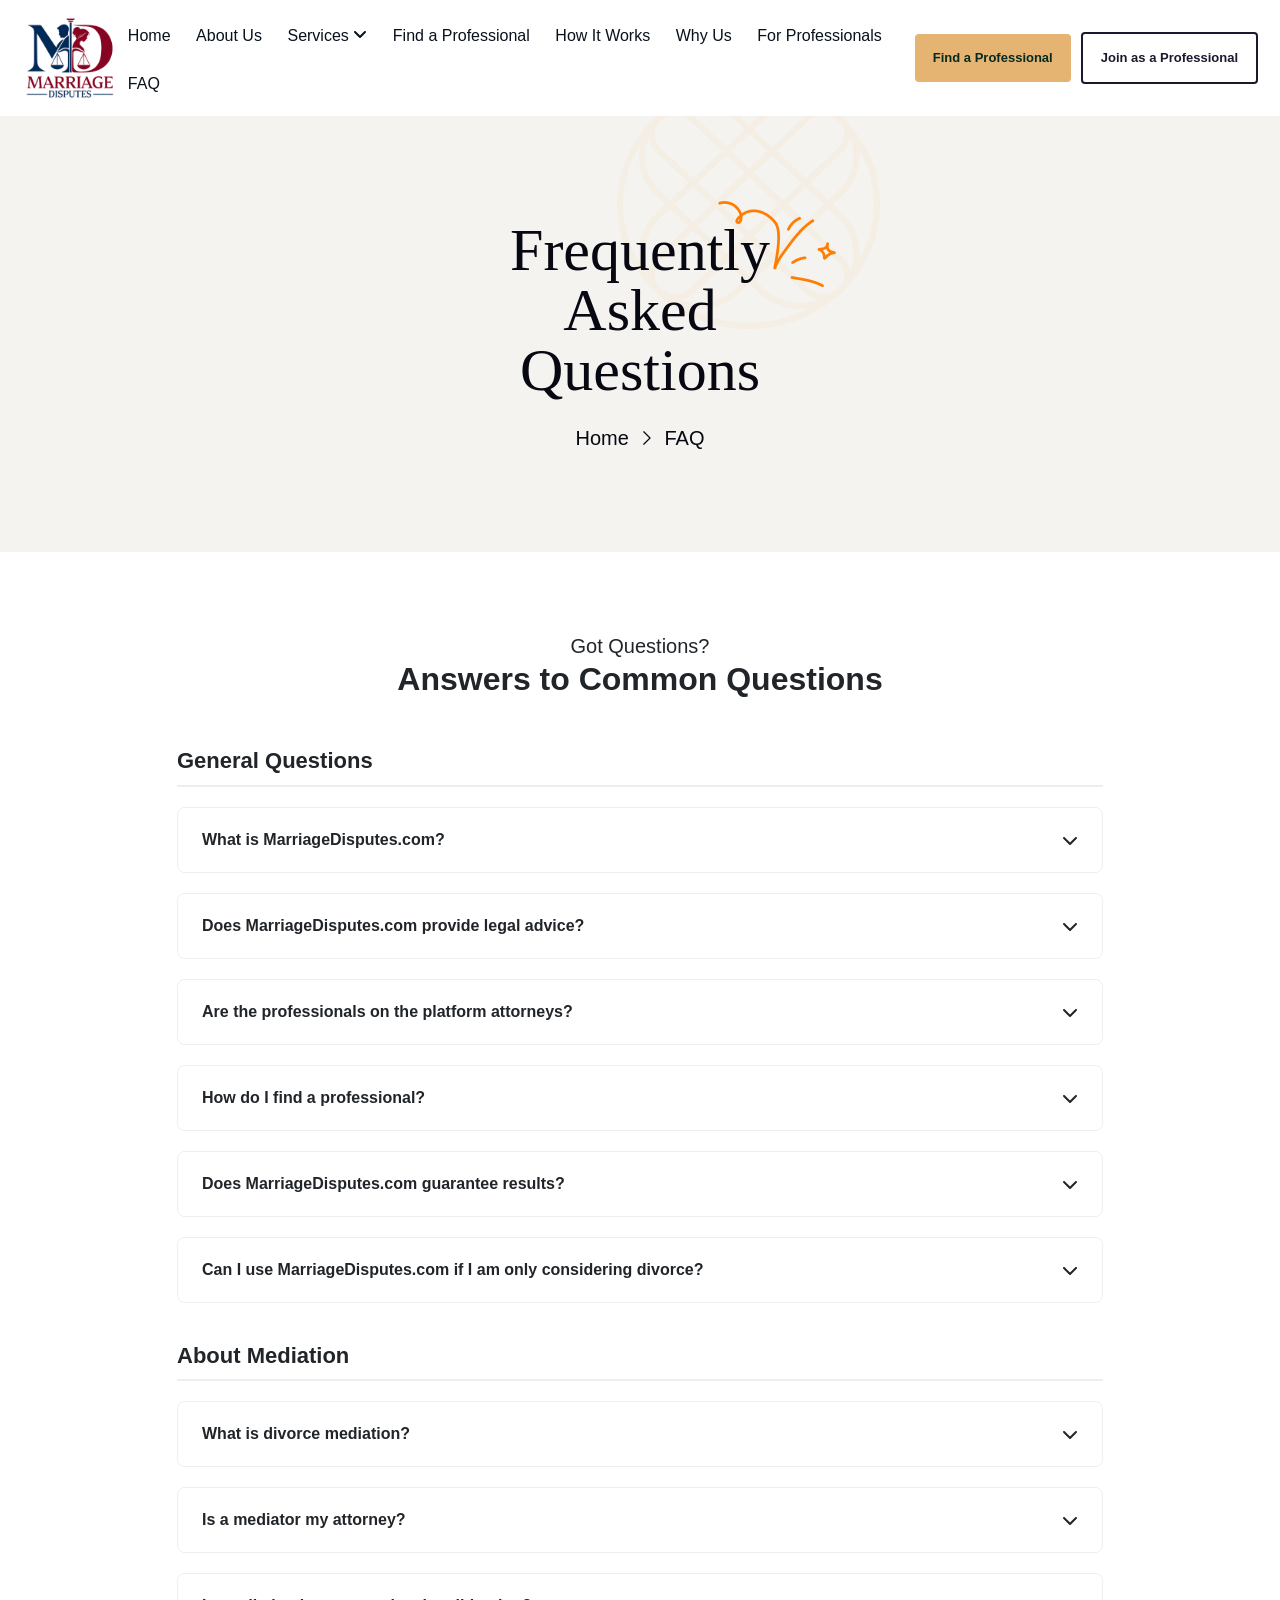
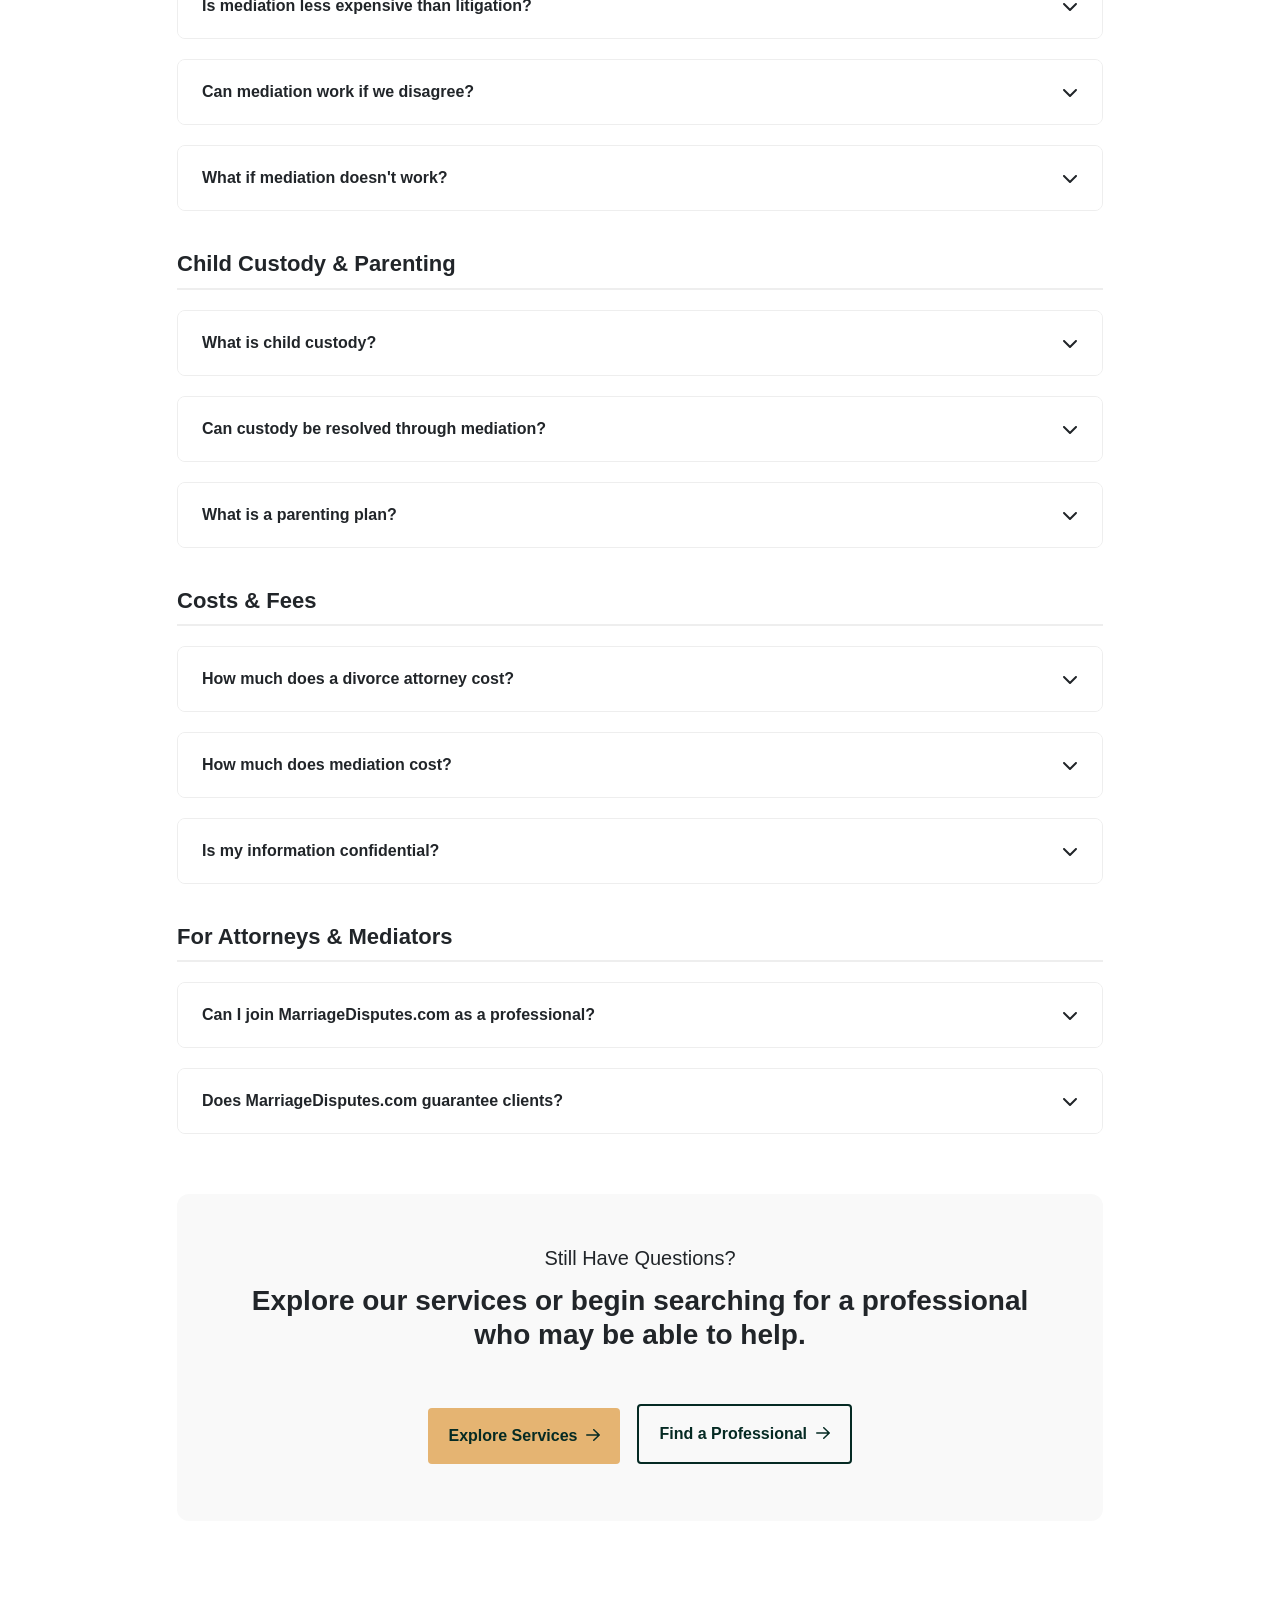
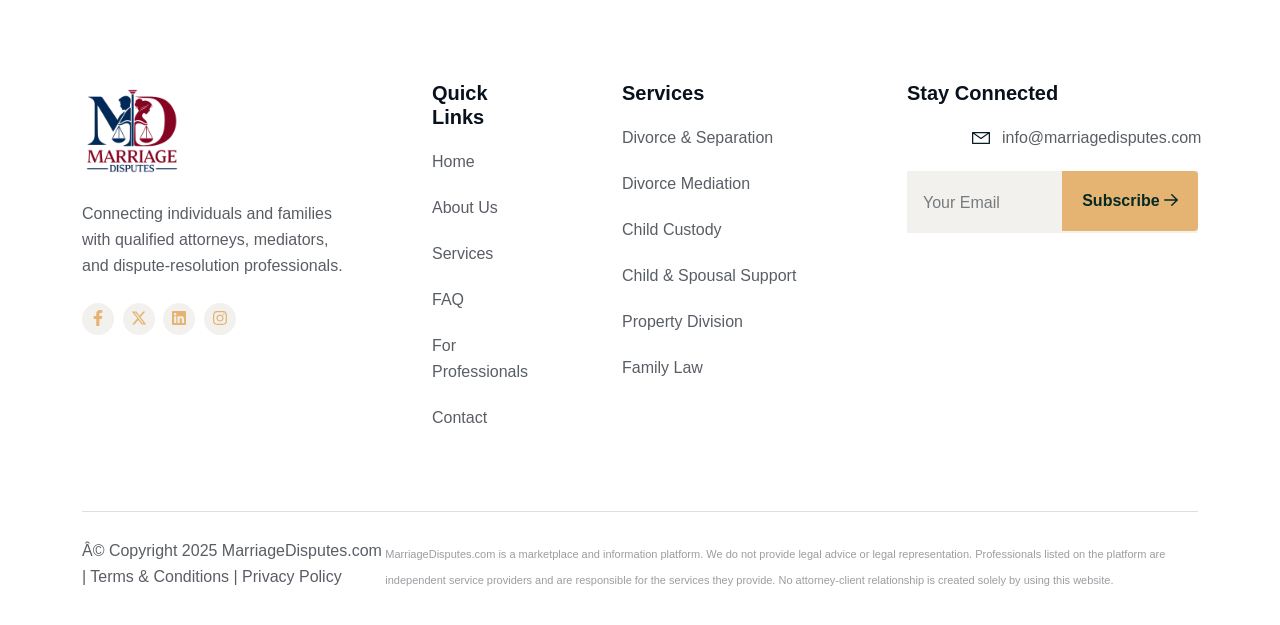
<file: faq.html>
﻿<!DOCTYPE html>
<html lang="en">
<head>
  <meta charset="UTF-8">
  <meta name="viewport" content="width=device-width, initial-scale=1.0">
  <meta http-equiv="X-UA-Compatible" content="ie=edge">
  <meta name="description" content="Frequently Asked Questions about MarriageDisputes.com â€” the family and divorce dispute resolution marketplace.">
  <title>FAQ | MarriageDisputes.com</title>
  <link rel="shortcut icon" href="assets/img/logo/logo-color.png">
  <link rel="stylesheet" href="assets/css/plugins/bootstrap.min.css">
  <link rel="stylesheet" href="assets/css/plugins/fontawesome.css">
  <link rel="stylesheet" href="assets/css/plugins/sidebar.css">
  <link rel="stylesheet" href="assets/css/plugins/aos.css">
  <link rel="stylesheet" href="assets/css/plugins/mobile.css">
  <link rel="stylesheet" href="assets/css/plugins/nice-select.css">
  <link rel="stylesheet" href="assets/css/plugins/owl.carousel.min.css">
  <link rel="stylesheet" href="assets/css/plugins/modal-video.min.css">
  <link rel="stylesheet" href="assets/css/plugins/slick-slider.css">
  <link rel="stylesheet" href="assets/css/typography.css">
  <link rel="stylesheet" href="assets/scss/master.css">
  <script src="assets/js/plugins/jquery-3-6-0.min.js"></script>
  <script src="assets/js/plugins/waypoints.js"></script>
  <style>
    .faq-section { padding: 80px 0; }
    .faq-category-title { font-size: 22px; font-weight: 700; margin: 40px 0 20px; padding-bottom: 10px; border-bottom: 2px solid #eee; }
    .faq-item { margin-bottom: 20px; border: 1px solid #eee; border-radius: 8px; overflow: hidden; }
    .faq-question { padding: 18px 24px; cursor: pointer; font-weight: 600; font-size: 16px; background: #fff; display: flex; justify-content: space-between; align-items: center; }
    .faq-question:hover { background: #f9f9f9; }
    .faq-answer { padding: 0 24px; max-height: 0; overflow: hidden; transition: max-height 0.3s ease, padding 0.3s ease; }
    .faq-answer.open { max-height: 500px; padding: 16px 24px 20px; }
    .faq-answer p { margin: 0; color: #666; line-height: 1.7; }
    .faq-toggle { transition: transform 0.3s; }
    .faq-item.active .faq-toggle { transform: rotate(180deg); }
  </style>
</head>
<body class="inner-pages">

<!--===== PRELOADER =======-->
<div class="se-pre-con preloader5">
  <div class="outer"><div class="middle"><div class="inner">
    <div class="Preloader-icon"><img src="assets/img/logo/logo-white.png" alt=""></div>
  </div></div></div>
</div>
<div class="paginacontainer">
  <div class="progress-wrap">
    <svg class="progress-circle svg-content" width="100%" height="100%" viewBox="-1 -1 102 102">
      <path d="M50,1 a49,49 0 0,1 0,98 a49,49 0 0,1 0,-98"/>
    </svg>
  </div>
</div>

<!--===== HEADER =======-->
<header class="header about-bg d-none d-lg-block">
  <div class="header-area header homepage5 header-sticky" id="header">
    <div class="container-fluid">
      <div class="row">
        <div class="col-12">
          <div class="header-elements">
            <div class="site-logo">
              <a href="index.html"><img src="assets/img/logo/logo-color.png" alt="MarriageDisputes.com"></a>
            </div>
            <div class="main-menu-ex homepage5">
              <ul>
                <li><a href="index.html">Home</a></li>
                <li><a href="about.html">About Us</a></li>
                <li><a href="#">Services <span><i class="fa-solid fa-angle-down"></i></span></a>
                  <ul class="dropdown-padding">
                    <li><a href="services.html">All Services</a></li>
                    <li><a href="services.html#divorce">Divorce &amp; Separation</a></li>
                    <li><a href="services.html#mediation">Divorce Mediation</a></li>
                    <li><a href="services.html#custody">Child Custody &amp; Parenting</a></li>
                    <li><a href="services.html#support">Child &amp; Spousal Support</a></li>
                    <li><a href="services.html#property">Property &amp; Asset Division</a></li>
                    <li><a href="services.html#family-law">Family Law</a></li>
                  </ul>
                </li>
                <li><a href="contact.html">Find a Professional</a></li>
                <li><a href="index.html#how-it-works">How It Works</a></li>
                <li><a href="index.html#why-us">Why Us</a></li>
                <li><a href="for-professionals.html">For Professionals</a></li>
                <li><a href="faq.html" class="active">FAQ</a></li>
              </ul>
            </div>
            <div class="contact-3 d-lg-block d-none">
              <div class="consulting2 consulting3" style="display:flex;align-items:center;gap:10px;">
                <a href="contact.html" class="welcome5-btn" style="font-size:13px;padding:10px 18px;white-space:nowrap;">Find a Professional</a>
                <a href="for-professionals.html" class="welcome5-btn" style="font-size:13px;padding:10px 18px;white-space:nowrap;background:transparent;border:2px solid #1a1a2e;color:#1a1a2e;">Join as a Professional</a>
              </div>
            </div>
            <aside class="slide-bar slide-bar5">
              <div class="close-mobile-menu"><a class="tx-close"></a></div>
              <div class="sidebar-info sidebar-info5">
                <div class="sidebar-logo mb-30">
                  <a href="index.html"><img src="assets/img/logo/logo-color.png" alt="MarriageDisputes.com"></a>
                </div>
                <ul class="sidebar-menu list-unstyled">
                  <li><a href="about.html">About Us</a></li>
                  <li><a href="services.html">Services</a></li>
                  <li><a href="contact.html">Find a Professional</a></li>
                  <li><a href="index.html#how-it-works">How It Works</a></li>
                  <li><a href="index.html#why-us">Why Us</a></li>
                  <li><a href="for-professionals.html">For Professionals</a></li>
                  <li><a href="faq.html">FAQ</a></li>
                </ul>
                <div class="theme-btnarea">
                  <a href="contact.html" class="welcome5-btn">Find a Professional</a>
                </div>
              </div>
              <nav class="side-mobile-menu">
                <ul id="mobile-menu-active">
                  <li><a href="index.html">Home</a></li>
                  <li><a href="about.html">About Us</a></li>
                  <li><a href="services.html">Services</a></li>
                  <li><a href="contact.html">Find a Professional</a></li>
                  <li><a href="index.html#how-it-works">How It Works</a></li>
                  <li><a href="index.html#why-us">Why Us</a></li>
                  <li><a href="for-professionals.html">For Professionals</a></li>
                  <li><a href="faq.html">FAQ</a></li>
                </ul>
              </nav>
            </aside>
            <div class="header-search-form-wrapper">
              <div class="tx-search-close tx-close"><i class="fa-solid fa-xmark"></i></div>
              <div class="header-search-container">
                <form role="search" class="search-form">
                  <input type="search" class="search-field" placeholder="Search â€¦" value="" name="s">
                  <button type="submit" class="search-submit"><i class="fa-solid fa-magnifying-glass"></i></button>
                </form>
              </div>
            </div>
            <div class="body-overlay"></div>
          </div>
        </div>
      </div>
    </div>
  </div>
</header>

<!--===== MOBILE HEADER =======-->
<div class="mobile-header mobile-homepage5 d-block d-lg-none">
  <div class="container-fluid">
    <div class="col-12">
      <div class="mobile-header-elements">
        <div class="mobile-logo">
          <a href="index.html"><img src="assets/img/logo/logo-color.png" alt="MarriageDisputes.com"></a>
        </div>
        <div class="mobile-nav-icon dots-menu"><i class="fa-solid fa-bars"></i></div>
      </div>
    </div>
  </div>
</div>
<div class="mobile-sidebar sidebar5">
  <div class="logosicon-area">
    <div class="logos"><img src="assets/img/logo/logo-color.png" alt=""></div>
    <div class="menu-close"><i class="fa-solid fa-xmark"></i></div>
  </div>
  <div class="mobile-nav">
    <ul class="mobile-nav-list">
      <li><a href="index.html">Home</a></li>
      <li><a href="about.html">About Us</a></li>
      <li><a href="services.html">Services</a></li>
      <li><a href="contact.html">Find a Professional</a></li>
      <li><a href="index.html#how-it-works">How It Works</a></li>
      <li><a href="index.html#why-us">Why Us</a></li>
      <li><a href="for-professionals.html">For Professionals</a></li>
      <li><a href="faq.html">FAQ</a></li>
    </ul>
    <div class="allmobilesection">
      <a href="contact.html" class="welcome5-btn">Find a Professional</a>
    </div>
  </div>
</div>

<!--===== PAGE BANNER =======-->
<div class="welcome-inner-section-area" style="background-image: url(assets/img/bacground/inner-bg.png); background-position: center; background-repeat: no-repeat; background-size: cover;">
  <img src="assets/img/elements/elementor40.png" alt="" class="elementor40 keyframe3 d-lg-block d-none">
  <div class="container">
    <div class="row">
      <div class="col-lg-3 m-auto">
        <div class="welcome-inner-header text-center">
          <h1>Frequently Asked Questions</h1>
          <a href="index.html">Home <span><i class="fa-light fa-angle-right"></i></span> FAQ</a>
          <img src="assets/img/elements/elementor20.png" alt="">
        </div>
      </div>
    </div>
  </div>
</div>

<!--===== FAQ CONTENT =======-->
<div class="faq-section">
  <div class="container">
    <div class="row">
      <div class="col-lg-10 m-auto">
        <div class="text-center" style="margin-bottom:50px;">
          <span data-aos="fade-up" data-aos-duration="600">Got Questions?</span>
          <h2 data-aos="fade-up" data-aos-duration="800">Answers to Common Questions</h2>
        </div>

        <!-- General Questions -->
        <h3 class="faq-category-title">General Questions</h3>

        <div class="faq-item">
          <div class="faq-question">
            What is MarriageDisputes.com?
            <i class="fa-solid fa-chevron-down faq-toggle"></i>
          </div>
          <div class="faq-answer">
            <p>MarriageDisputes.com is an online marketplace designed to connect individuals and families with family-law attorneys, mediators, and other dispute-resolution professionals.</p>
          </div>
        </div>

        <div class="faq-item">
          <div class="faq-question">
            Does MarriageDisputes.com provide legal advice?
            <i class="fa-solid fa-chevron-down faq-toggle"></i>
          </div>
          <div class="faq-answer">
            <p>No. MarriageDisputes.com is a marketplace and information platform. Legal services are provided independently by professionals you choose to contact. No attorney-client relationship is created by using this website.</p>
          </div>
        </div>

        <div class="faq-item">
          <div class="faq-question">
            Are the professionals on the platform attorneys?
            <i class="fa-solid fa-chevron-down faq-toggle"></i>
          </div>
          <div class="faq-answer">
            <p>Some professionals may be attorneys, while others may be mediators or other qualified professionals. Review each professional's profile and credentials before making contact.</p>
          </div>
        </div>

        <div class="faq-item">
          <div class="faq-question">
            How do I find a professional?
            <i class="fa-solid fa-chevron-down faq-toggle"></i>
          </div>
          <div class="faq-answer">
            <p>Start by selecting the type of service you need and review professionals offering that service. You can compare professionals based on experience, practice areas, services, location, and other profile information.</p>
          </div>
        </div>

        <div class="faq-item">
          <div class="faq-question">
            Does MarriageDisputes.com guarantee results?
            <i class="fa-solid fa-chevron-down faq-toggle"></i>
          </div>
          <div class="faq-answer">
            <p>No. Legal and family disputes depend on individual circumstances, applicable law, negotiations, and decisions by courts or other authorities. No outcome is guaranteed.</p>
          </div>
        </div>

        <div class="faq-item">
          <div class="faq-question">
            Can I use MarriageDisputes.com if I am only considering divorce?
            <i class="fa-solid fa-chevron-down faq-toggle"></i>
          </div>
          <div class="faq-answer">
            <p>Yes. You can explore professionals and learn about potential options before deciding what to do. The platform is designed to help you understand your options early in the process.</p>
          </div>
        </div>

        <!-- Mediation Questions -->
        <h3 class="faq-category-title">About Mediation</h3>

        <div class="faq-item">
          <div class="faq-question">
            What is divorce mediation?
            <i class="fa-solid fa-chevron-down faq-toggle"></i>
          </div>
          <div class="faq-answer">
            <p>Divorce mediation is a process in which a neutral mediator helps divorcing spouses communicate and attempt to reach agreements concerning issues arising from their divorce, such as property division, child custody, support, and parenting schedules.</p>
          </div>
        </div>

        <div class="faq-item">
          <div class="faq-question">
            Is a mediator my attorney?
            <i class="fa-solid fa-chevron-down faq-toggle"></i>
          </div>
          <div class="faq-answer">
            <p>Generally, a mediator is neutral and does not represent one spouse against the other. You may choose to have your own attorney review agreements or advise you separately.</p>
          </div>
        </div>

        <div class="faq-item">
          <div class="faq-question">
            Is mediation less expensive than litigation?
            <i class="fa-solid fa-chevron-down faq-toggle"></i>
          </div>
          <div class="faq-answer">
            <p>It can be, depending on the circumstances, but costs vary based on the professionals involved, complexity of the dispute, and number of sessions required. Discuss fees directly with any professional you contact.</p>
          </div>
        </div>

        <div class="faq-item">
          <div class="faq-question">
            Can mediation work if we disagree?
            <i class="fa-solid fa-chevron-down faq-toggle"></i>
          </div>
          <div class="faq-answer">
            <p>Yes. Mediation is specifically designed to help parties address disagreements. However, it may not be appropriate for every situation. A qualified professional can advise you on whether mediation may be suitable.</p>
          </div>
        </div>

        <div class="faq-item">
          <div class="faq-question">
            What if mediation doesn't work?
            <i class="fa-solid fa-chevron-down faq-toggle"></i>
          </div>
          <div class="faq-answer">
            <p>You may have other options, including attorney negotiation or litigation. A qualified professional can explain the options available to you in your specific circumstances.</p>
          </div>
        </div>

        <!-- Child Custody Questions -->
        <h3 class="faq-category-title">Child Custody &amp; Parenting</h3>

        <div class="faq-item">
          <div class="faq-question">
            What is child custody?
            <i class="fa-solid fa-chevron-down faq-toggle"></i>
          </div>
          <div class="faq-answer">
            <p>Child custody generally involves legal decision-making and/or physical care arrangements for children. Terminology and legal standards vary by jurisdiction.</p>
          </div>
        </div>

        <div class="faq-item">
          <div class="faq-question">
            Can custody be resolved through mediation?
            <i class="fa-solid fa-chevron-down faq-toggle"></i>
          </div>
          <div class="faq-answer">
            <p>In many situations, parents can use mediation to negotiate parenting arrangements, subject to applicable law and court requirements. A mediator or family-law attorney can advise you on available options.</p>
          </div>
        </div>

        <div class="faq-item">
          <div class="faq-question">
            What is a parenting plan?
            <i class="fa-solid fa-chevron-down faq-toggle"></i>
          </div>
          <div class="faq-answer">
            <p>A parenting plan sets out how parents will share parenting responsibilities and time with their children, including schedules, holidays, decision-making authority, and other arrangements.</p>
          </div>
        </div>

        <!-- Costs Questions -->
        <h3 class="faq-category-title">Costs &amp; Fees</h3>

        <div class="faq-item">
          <div class="faq-question">
            How much does a divorce attorney cost?
            <i class="fa-solid fa-chevron-down faq-toggle"></i>
          </div>
          <div class="faq-answer">
            <p>Fees vary significantly depending on location, professional experience, complexity, and billing structure. Discuss fees directly with the professional before retaining them.</p>
          </div>
        </div>

        <div class="faq-item">
          <div class="faq-question">
            How much does mediation cost?
            <i class="fa-solid fa-chevron-down faq-toggle"></i>
          </div>
          <div class="faq-answer">
            <p>Mediation fees vary depending on the mediator, location, complexity, number of sessions, and other factors. Contact professionals directly through the marketplace to discuss their fees.</p>
          </div>
        </div>

        <div class="faq-item">
          <div class="faq-question">
            Is my information confidential?
            <i class="fa-solid fa-chevron-down faq-toggle"></i>
          </div>
          <div class="faq-answer">
            <p>Do not assume information submitted through a marketplace is protected by attorney-client privilege. Review the site's Privacy Policy and understand that an attorney-client relationship generally is not created merely by submitting information through the platform.</p>
          </div>
        </div>

        <!-- For Attorneys Questions -->
        <h3 class="faq-category-title">For Attorneys &amp; Mediators</h3>

        <div class="faq-item">
          <div class="faq-question">
            Can I join MarriageDisputes.com as a professional?
            <i class="fa-solid fa-chevron-down faq-toggle"></i>
          </div>
          <div class="faq-answer">
            <p>Professionals who meet the platform's requirements may apply to create a professional profile. This includes family-law attorneys, divorce attorneys, mediators, collaborative divorce professionals, and other qualified dispute-resolution providers.</p>
          </div>
        </div>

        <div class="faq-item">
          <div class="faq-question">
            Does MarriageDisputes.com guarantee clients?
            <i class="fa-solid fa-chevron-down faq-toggle"></i>
          </div>
          <div class="faq-answer">
            <p>No. Marketplace participation does not guarantee leads, clients, engagements, or revenue. The platform provides a way for you to be discovered by individuals seeking your services.</p>
          </div>
        </div>

        <!-- Still Have Questions -->
        <div style="text-align:center; margin-top:60px; padding:50px; background:#f9f9f9; border-radius:12px;">
          <span>Still Have Questions?</span>
          <h3 style="margin:12px 0 20px;">Explore our services or begin searching for a professional who may be able to help.</h3>
          <a href="services.html" class="welcome5-btn" style="margin-right:12px;">Explore Services <i class="fa-regular fa-arrow-right"></i></a>
          <a href="contact.html" class="welcome5-btn" style="background:transparent; border:2px solid currentColor;">Find a Professional <i class="fa-regular fa-arrow-right"></i></a>
        </div>

      </div>
    </div>
  </div>
</div>

<!--===== FOOTER =======-->
<div class="footer5-section-area">
  <div class="container">
    <div class="row">
      <div class="col-lg-12">
        <div class="footer-all-section-area sp5">
          <div class="row">
            <div class="col-lg-3 col-md-6">
              <div class="footer-last-section">
                <div class="footer-imgage"><img src="assets/img/logo/logo-color.png" alt="MarriageDisputes.com"></div>
                <div class="footer-text-area">
                  <p>Connecting individuals and families with qualified attorneys, mediators, and dispute-resolution professionals.</p>
                  <div class="social-list-area">
                    <ul>
                      <li><a href="#"><i class="fa-brands fa-facebook-f"></i></a></li>
                      <li><a href="#"><i class="fa-brands fa-x-twitter"></i></a></li>
                      <li><a href="#"><i class="fa-brands fa-linkedin"></i></a></li>
                      <li><a href="#"><i class="fa-brands fa-instagram"></i></a></li>
                    </ul>
                  </div>
                </div>
              </div>
            </div>
            <div class="col-lg-2 col-md-6">
              <div class="about-links-area">
                <h3>Quick Links</h3>
                <ul>
                  <li><a href="index.html">Home</a></li>
                  <li><a href="about.html">About Us</a></li>
                  <li><a href="services.html">Services</a></li>
                  <li><a href="faq.html">FAQ</a></li>
                  <li><a href="for-professionals.html">For Professionals</a></li>
                  <li><a href="contact.html">Contact</a></li>
                </ul>
              </div>
            </div>
            <div class="col-lg-3 col-md-6">
              <div class="about-links-area">
                <h3>Services</h3>
                <ul>
                  <li><a href="services.html#divorce">Divorce &amp; Separation</a></li>
                  <li><a href="services.html#mediation">Divorce Mediation</a></li>
                  <li><a href="services.html#custody">Child Custody</a></li>
                  <li><a href="services.html#support">Child &amp; Spousal Support</a></li>
                  <li><a href="services.html#property">Property Division</a></li>
                  <li><a href="services.html#family-law">Family Law</a></li>
                </ul>
              </div>
            </div>
            <div class="col-lg-4 col-md-6">
              <div class="footer-contact-area">
                <h3>Stay Connected</h3>
                <div class="get-links-area" style="margin-bottom:20px;">
                  <ul>
                    <li><img src="assets/img/icons/footer-email2.svg" alt=""><a href="mailto:info@marriagedisputes.com">info@marriagedisputes.com</a></li>
                  </ul>
                </div>
                <div class="footer-form-area">
                  <form>
                    <input type="email" placeholder="Your Email">
                    <div class="footer-btn">
                      <button type="submit">Subscribe <i class="fa-regular fa-arrow-right"></i></button>
                    </div>
                  </form>
                </div>
              </div>
            </div>
          </div>
        </div>
        <div class="copyright-pera">
          <p>Â© Copyright 2025 MarriageDisputes.com | <a href="tos.html">Terms &amp; Conditions</a> | <a href="tos.html#privacy">Privacy Policy</a></p>
          <p style="font-size:11px; opacity:0.6; margin-top:5px;">MarriageDisputes.com is a marketplace and information platform. We do not provide legal advice or legal representation. Professionals listed on the platform are independent service providers and are responsible for the services they provide. No attorney-client relationship is created solely by using this website.</p>
        </div>
      </div>
    </div>
  </div>
</div>

  <script src="assets/js/plugins/bootstrap.min.js"></script>
  <script src="assets/js/plugins/fontawesome.js"></script>
  <script src="assets/js/plugins/counter.js"></script>
  <script src="assets/js/plugins/owl-carousel.min.js"></script>
  <script src="assets/js/plugins/jquery-modal.min.js"></script>
  <script src="assets/js/plugins/sidebar.js"></script>
  <script src="assets/js/plugins/jquery.nice-select.js"></script>
  <script src="assets/js/plugins/aos.js"></script>
  <script src="assets/js/plugins/slider.js"></script>
  <script src="assets/js/plugins/mobilemenu.js"></script>
  <script src="assets/js/main.js"></script>

  <script>
    $(document).ready(function () {
      $('.faq-question').click(function () {
        var $item = $(this).closest('.faq-item');
        var $answer = $(this).next('.faq-answer');
        if ($item.hasClass('active')) {
          $item.removeClass('active');
          $answer.removeClass('open');
        } else {
          $('.faq-item').removeClass('active');
          $('.faq-answer').removeClass('open');
          $item.addClass('active');
          $answer.addClass('open');
        }
      });
    });
  </script>
</body>
</html>
</file>
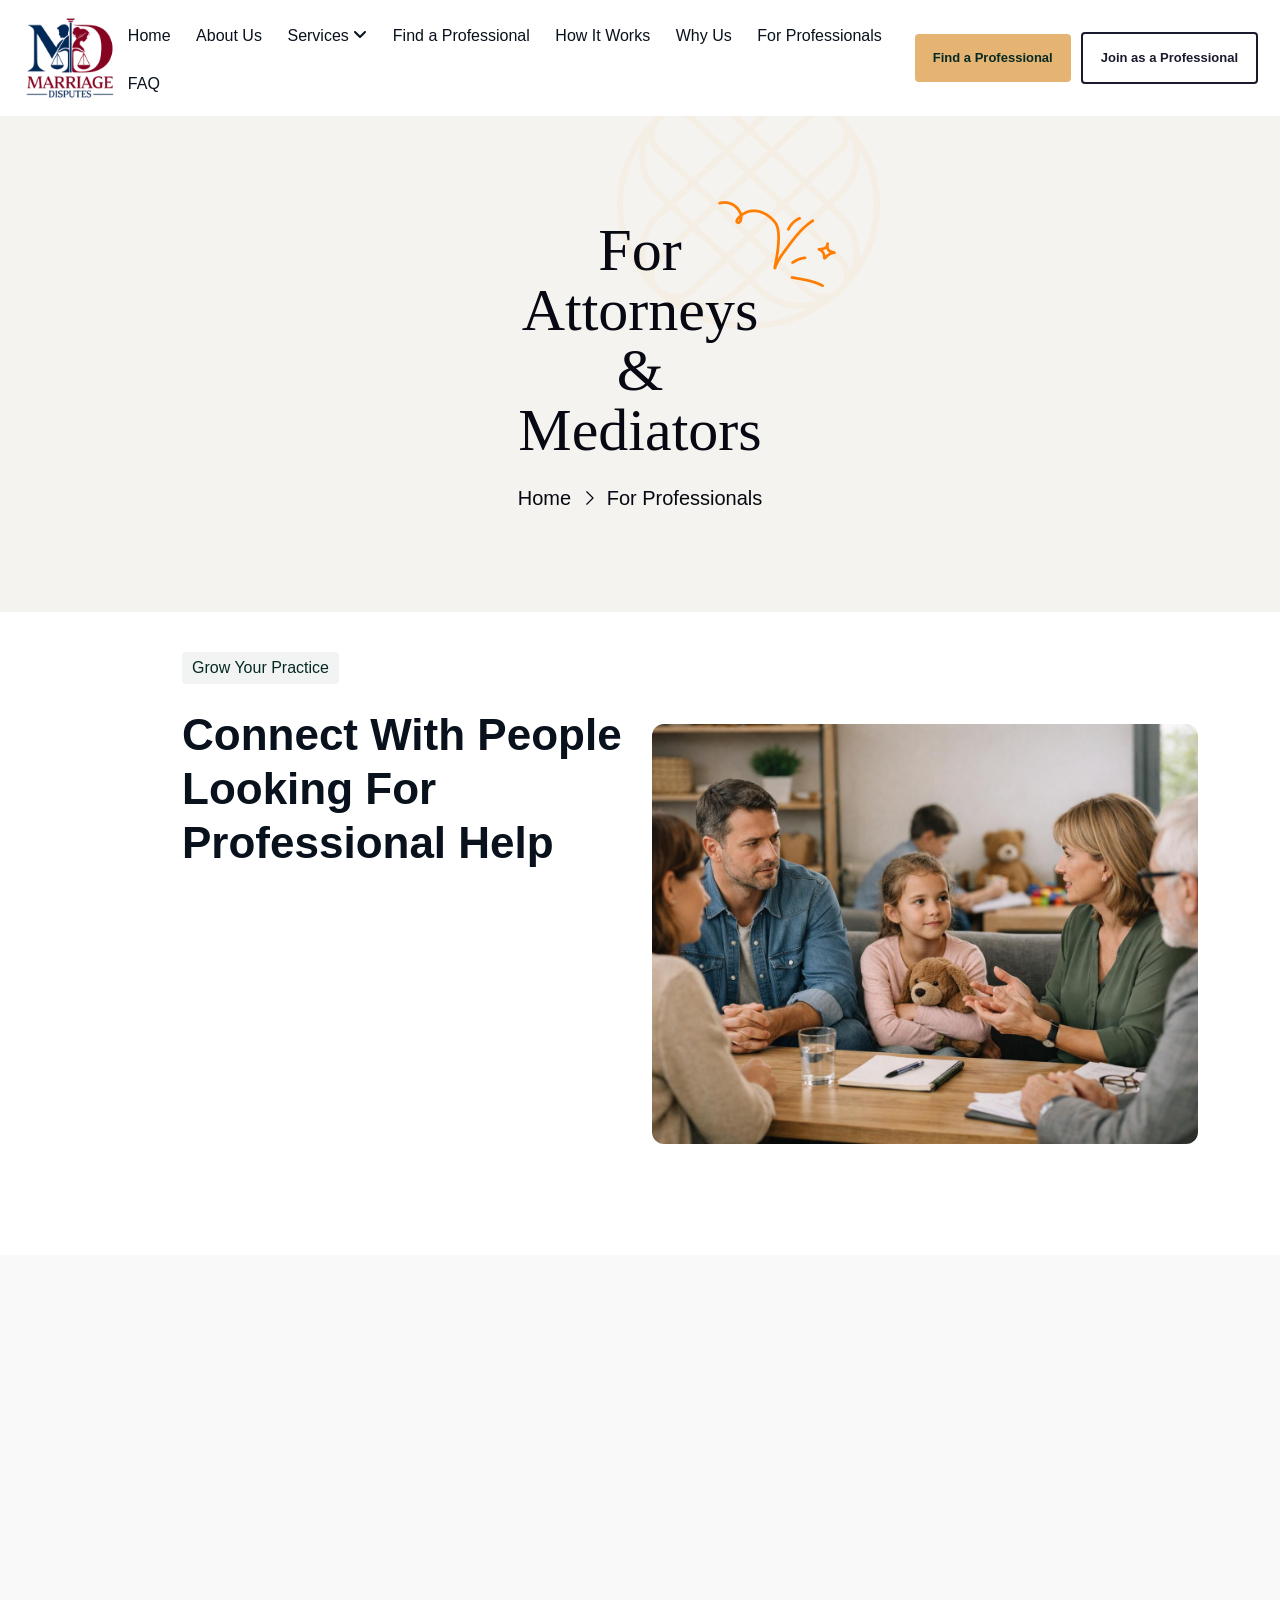
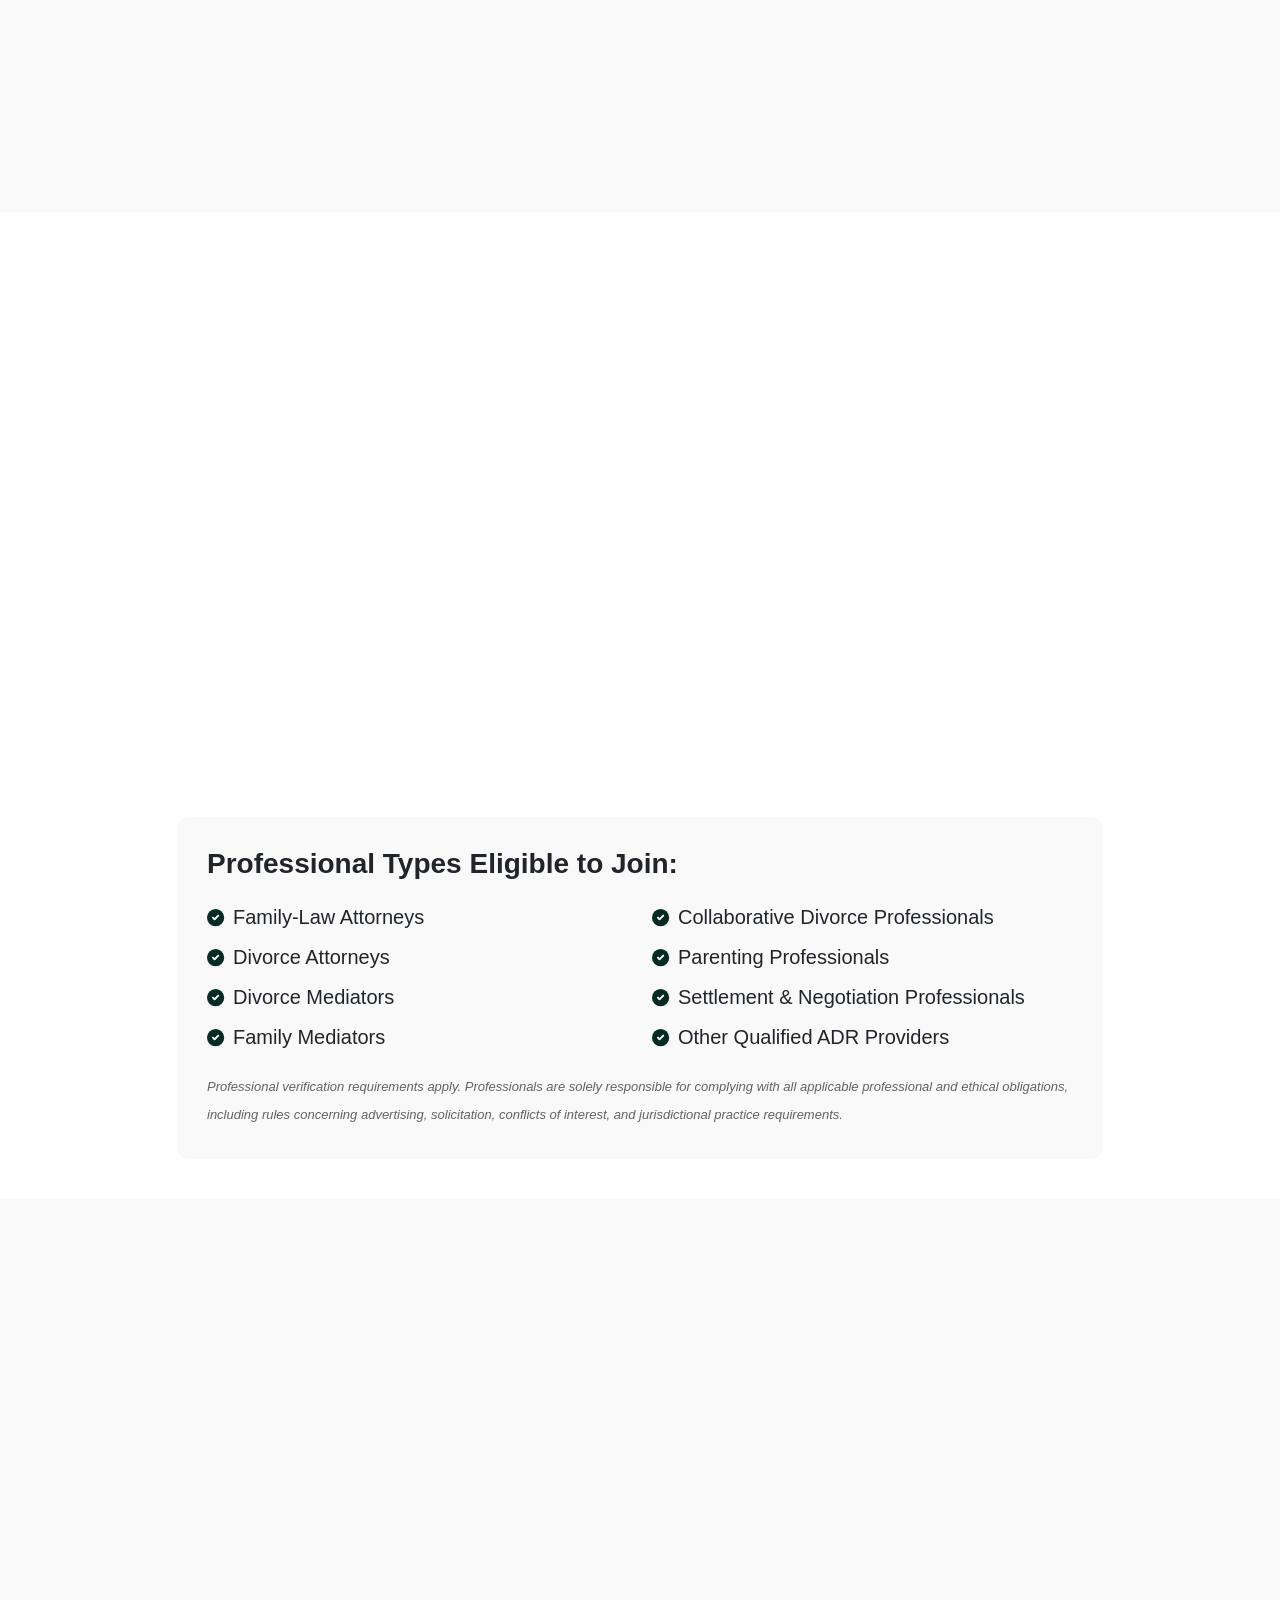
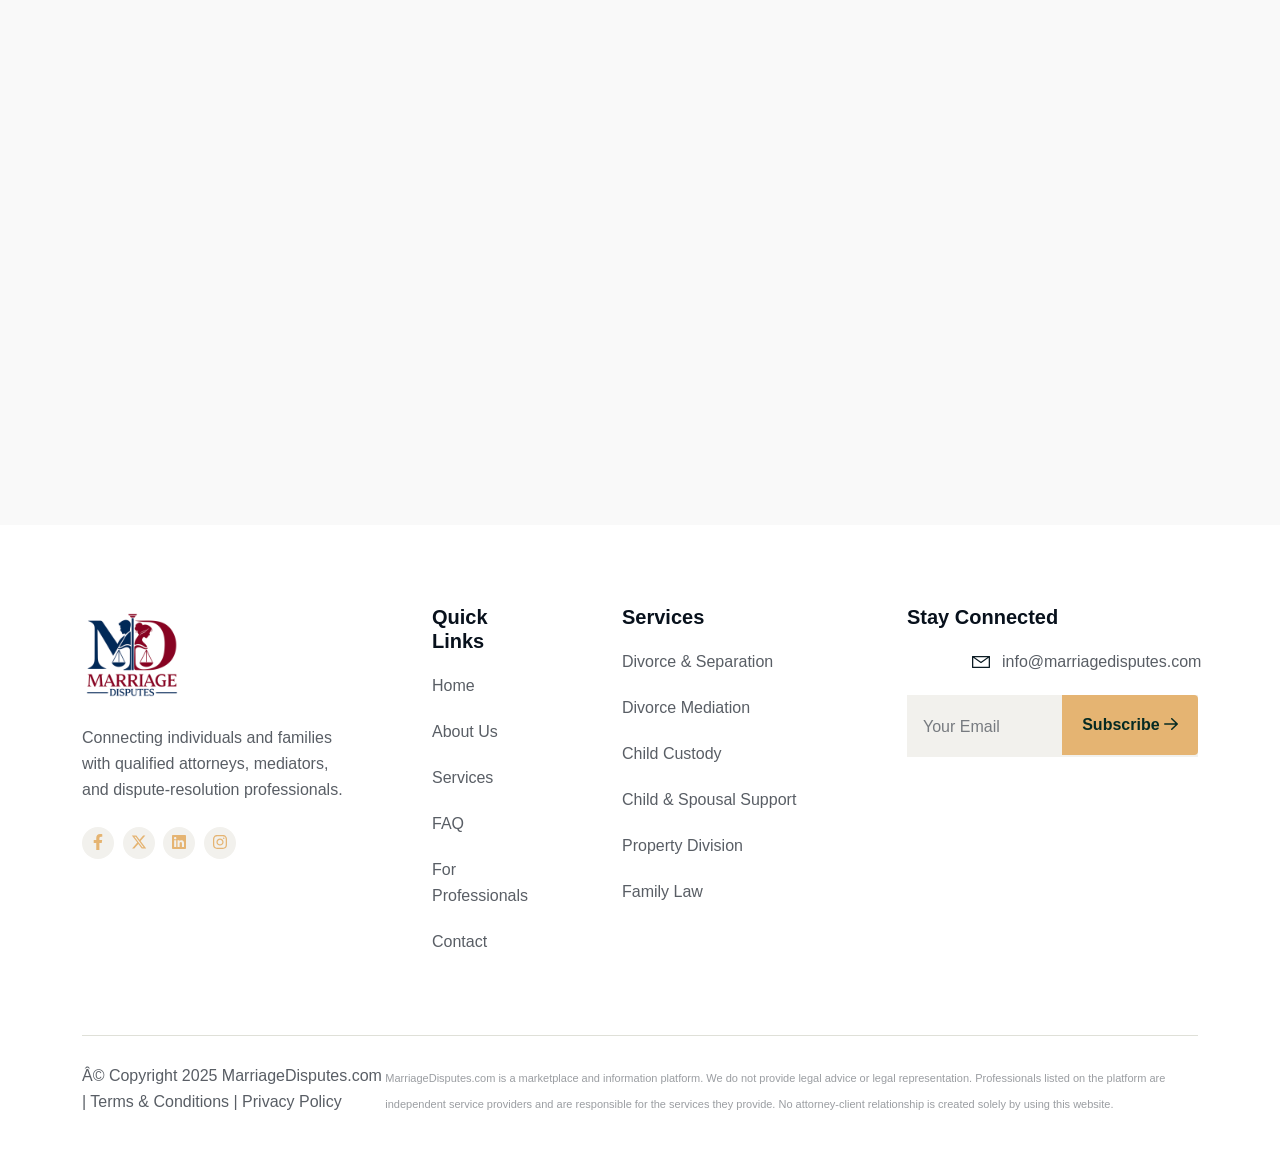
<file: for-professionals.html>
﻿<!DOCTYPE html>
<html lang="en">
<head>
  <meta charset="UTF-8">
  <meta name="viewport" content="width=device-width, initial-scale=1.0">
  <meta http-equiv="X-UA-Compatible" content="ie=edge">
  <meta name="description" content="Join MarriageDisputes.com â€” Family-law attorneys, mediators, and dispute-resolution professionals can build their online presence and connect with individuals seeking help.">
  <title>For Professionals | MarriageDisputes.com</title>
  <link rel="shortcut icon" href="assets/img/logo/logo-color.png">
  <link rel="stylesheet" href="assets/css/plugins/bootstrap.min.css">
  <link rel="stylesheet" href="assets/css/plugins/fontawesome.css">
  <link rel="stylesheet" href="assets/css/plugins/sidebar.css">
  <link rel="stylesheet" href="assets/css/plugins/aos.css">
  <link rel="stylesheet" href="assets/css/plugins/mobile.css">
  <link rel="stylesheet" href="assets/css/plugins/nice-select.css">
  <link rel="stylesheet" href="assets/css/plugins/owl.carousel.min.css">
  <link rel="stylesheet" href="assets/css/plugins/modal-video.min.css">
  <link rel="stylesheet" href="assets/css/plugins/slick-slider.css">
  <link rel="stylesheet" href="assets/css/typography.css">
  <link rel="stylesheet" href="assets/scss/master.css">
  <script src="assets/js/plugins/jquery-3-6-0.min.js"></script>
  <script src="assets/js/plugins/waypoints.js"></script>
</head>
<body class="inner-pages" id="for-professionals-page">

<!--===== PRELOADER =======-->
<div class="se-pre-con preloader5">
  <div class="outer"><div class="middle"><div class="inner">
    <div class="Preloader-icon"><img src="assets/img/logo/logo-white.png" alt=""></div>
  </div></div></div>
</div>
<div class="paginacontainer">
  <div class="progress-wrap">
    <svg class="progress-circle svg-content" width="100%" height="100%" viewBox="-1 -1 102 102">
      <path d="M50,1 a49,49 0 0,1 0,98 a49,49 0 0,1 0,-98"/>
    </svg>
  </div>
</div>

<!--===== HEADER =======-->
<header class="header about-bg d-none d-lg-block">
  <div class="header-area header homepage5 header-sticky" id="header">
    <div class="container-fluid">
      <div class="row">
        <div class="col-12">
          <div class="header-elements">
            <div class="site-logo">
              <a href="index.html"><img src="assets/img/logo/logo-color.png" alt="MarriageDisputes.com"></a>
            </div>
            <div class="main-menu-ex homepage5">
              <ul>
                <li><a href="index.html">Home</a></li>
                <li><a href="about.html">About Us</a></li>
                <li><a href="#">Services <span><i class="fa-solid fa-angle-down"></i></span></a>
                  <ul class="dropdown-padding">
                    <li><a href="services.html">All Services</a></li>
                    <li><a href="services.html#divorce">Divorce &amp; Separation</a></li>
                    <li><a href="services.html#mediation">Divorce Mediation</a></li>
                    <li><a href="services.html#custody">Child Custody &amp; Parenting</a></li>
                    <li><a href="services.html#support">Child &amp; Spousal Support</a></li>
                    <li><a href="services.html#property">Property &amp; Asset Division</a></li>
                    <li><a href="services.html#family-law">Family Law</a></li>
                  </ul>
                </li>
                <li><a href="contact.html">Find a Professional</a></li>
                <li><a href="index.html#how-it-works">How It Works</a></li>
                <li><a href="index.html#why-us">Why Us</a></li>
                <li><a href="for-professionals.html" class="active">For Professionals</a></li>
                <li><a href="faq.html">FAQ</a></li>
              </ul>
            </div>
            <div class="contact-3 d-lg-block d-none">
              <div class="consulting2 consulting3" style="display:flex;align-items:center;gap:10px;">
                <a href="contact.html" class="welcome5-btn" style="font-size:13px;padding:10px 18px;white-space:nowrap;">Find a Professional</a>
                <a href="for-professionals.html" class="welcome5-btn" style="font-size:13px;padding:10px 18px;white-space:nowrap;background:transparent;border:2px solid #1a1a2e;color:#1a1a2e;">Join as a Professional</a>
              </div>
            </div>
            <aside class="slide-bar slide-bar5">
              <div class="close-mobile-menu"><a class="tx-close"></a></div>
              <div class="sidebar-info sidebar-info5">
                <div class="sidebar-logo mb-30">
                  <a href="index.html"><img src="assets/img/logo/logo-color.png" alt="MarriageDisputes.com"></a>
                </div>
                <ul class="sidebar-menu list-unstyled">
                  <li><a href="about.html">About Us</a></li>
                  <li><a href="services.html">Services</a></li>
                  <li><a href="contact.html">Find a Professional</a></li>
                  <li><a href="index.html#how-it-works">How It Works</a></li>
                  <li><a href="index.html#why-us">Why Us</a></li>
                  <li><a href="for-professionals.html">For Professionals</a></li>
                  <li><a href="faq.html">FAQ</a></li>
                </ul>
                <div class="theme-btnarea">
                  <a href="contact.html" class="welcome5-btn">Find a Professional</a>
                </div>
              </div>
              <nav class="side-mobile-menu">
                <ul id="mobile-menu-active">
                  <li><a href="index.html">Home</a></li>
                  <li><a href="about.html">About Us</a></li>
                  <li><a href="services.html">Services</a></li>
                  <li><a href="contact.html">Find a Professional</a></li>
                  <li><a href="index.html#how-it-works">How It Works</a></li>
                  <li><a href="index.html#why-us">Why Us</a></li>
                  <li><a href="for-professionals.html">For Professionals</a></li>
                  <li><a href="faq.html">FAQ</a></li>
                </ul>
              </nav>
            </aside>
            <div class="header-search-form-wrapper">
              <div class="tx-search-close tx-close"><i class="fa-solid fa-xmark"></i></div>
              <div class="header-search-container">
                <form role="search" class="search-form">
                  <input type="search" class="search-field" placeholder="Search â€¦" value="" name="s">
                  <button type="submit" class="search-submit"><i class="fa-solid fa-magnifying-glass"></i></button>
                </form>
              </div>
            </div>
            <div class="body-overlay"></div>
          </div>
        </div>
      </div>
    </div>
  </div>
</header>

<!--===== MOBILE HEADER =======-->
<div class="mobile-header mobile-homepage5 d-block d-lg-none">
  <div class="container-fluid">
    <div class="col-12">
      <div class="mobile-header-elements">
        <div class="mobile-logo">
          <a href="index.html"><img src="assets/img/logo/logo-color.png" alt="MarriageDisputes.com"></a>
        </div>
        <div class="mobile-nav-icon dots-menu"><i class="fa-solid fa-bars"></i></div>
      </div>
    </div>
  </div>
</div>
<div class="mobile-sidebar sidebar5">
  <div class="logosicon-area">
    <div class="logos"><img src="assets/img/logo/logo-color.png" alt=""></div>
    <div class="menu-close"><i class="fa-solid fa-xmark"></i></div>
  </div>
  <div class="mobile-nav">
    <ul class="mobile-nav-list">
      <li><a href="index.html">Home</a></li>
      <li><a href="about.html">About Us</a></li>
      <li><a href="services.html">Services</a></li>
      <li><a href="contact.html">Find a Professional</a></li>
      <li><a href="index.html#how-it-works">How It Works</a></li>
      <li><a href="index.html#why-us">Why Us</a></li>
      <li><a href="for-professionals.html">For Professionals</a></li>
      <li><a href="faq.html">FAQ</a></li>
    </ul>
    <div class="allmobilesection">
      <a href="contact.html" class="welcome5-btn">Find a Professional</a>
    </div>
  </div>
</div>

<!--===== PAGE BANNER =======-->
<div class="welcome-inner-section-area" style="background-image: url(assets/img/bacground/inner-bg.png); background-position: center; background-repeat: no-repeat; background-size: cover;">
  <img src="assets/img/elements/elementor40.png" alt="" class="elementor40 keyframe3 d-lg-block d-none">
  <div class="container">
    <div class="row">
      <div class="col-lg-3 m-auto">
        <div class="welcome-inner-header text-center">
          <h1>For Attorneys &amp; Mediators</h1>
          <a href="index.html">Home <span><i class="fa-light fa-angle-right"></i></span> For Professionals</a>
          <img src="assets/img/elements/elementor20.png" alt="">
        </div>
      </div>
    </div>
  </div>
</div>

<!--===== HERO =======-->
<div class="about5-sction-area sp1">
  <div class="container">
    <div class="row align-items-center">
      <div class="col-lg-6">
        <div class="about5-content-area">
          <span data-aos="fade-right" data-aos-duration="600">Grow Your Practice</span>
          <h2 class="text-capitalize" data-aos="fade-right" data-aos-duration="800">Connect With People Looking for Professional Help</h2>
          <p data-aos="fade-right" data-aos-duration="1000">MarriageDisputes.com connects family-law attorneys, divorce attorneys, mediators, and dispute-resolution professionals with individuals actively looking for assistance with family and divorce matters.</p>
          <p data-aos="fade-right" data-aos-duration="1000">Create a professional profile and showcase your experience, services, and practice areas to reach people searching for your specific expertise.</p>
          <div class="div" data-aos="fade-right" data-aos-duration="1400">
            <a href="#join-form" class="welcome5-btn">Create Your Professional Profile <i class="fa-regular fa-arrow-right"></i></a>
          </div>
        </div>
      </div>
      <div class="col-lg-6" data-aos="zoom-in" data-aos-duration="1000">
        <img src="assets/img/content/MD.Attys.CustodyConsultation.jpg" alt="Attorneys Meeting" style="width:100%; border-radius:12px; object-fit:cover; height:420px;">
      </div>
    </div>
  </div>
</div>

<!--===== WHAT TO SHOWCASE =======-->
<div class="work5-section-area sp3" style="background:#f9f9f9;">
  <div class="container">
    <div class="row">
      <div class="col-lg-8 m-auto text-center">
        <span data-aos="fade-up" data-aos-duration="600">Your Professional Profile</span>
        <h2 data-aos="fade-up" data-aos-duration="800">Build Your Online Presence</h2>
        <p data-aos="fade-up" data-aos-duration="1000">Your profile showcases what makes you the right professional for each potential client.</p>
      </div>
    </div>
    <div class="row">
      <div class="col-lg-4" data-aos="fade-up" data-aos-duration="800">
        <div class="work4-boxarea">
          <div class="work4-autor-area">
            <div class="work4-icons"><img src="assets/img/icons/law-img4.svg" alt=""></div>
          </div>
          <div class="work4-content-area">
            <a href="#">Practice Areas &amp; Experience</a>
            <p>Showcase your specific practice areas, years of experience, professional background, and the types of matters you handle.</p>
          </div>
        </div>
      </div>
      <div class="col-lg-4" data-aos="fade-up" data-aos-duration="1000">
        <div class="work4-boxarea">
          <div class="work4-autor-area">
            <div class="work4-icons"><img src="assets/img/icons/law-img5.svg" alt=""></div>
          </div>
          <div class="work4-content-area">
            <a href="#">Services &amp; Availability</a>
            <p>List the services you offer, including mediation experience, geographic coverage, virtual or in-person availability, and preferred resolution approaches.</p>
          </div>
        </div>
      </div>
      <div class="col-lg-4" data-aos="fade-up" data-aos-duration="1200">
        <div class="work4-boxarea">
          <div class="work4-autor-area">
            <div class="work4-icons"><img src="assets/img/icons/law-img6.svg" alt=""></div>
          </div>
          <div class="work4-content-area">
            <a href="#">Credentials &amp; Contact Info</a>
            <p>Include bar admissions, certifications, professional biography, and contact information so potential clients can reach you directly.</p>
          </div>
        </div>
      </div>
    </div>
  </div>
</div>

<!--===== WHO CAN JOIN =======-->
<div class="casestudy5-section-area sp1">
  <div class="container">
    <div class="row">
      <div class="col-lg-8 m-auto text-center">
        <span data-aos="fade-up" data-aos-duration="600">Who Can Join</span>
        <h2 data-aos="fade-up" data-aos-duration="800">Qualified Professionals in Family Law &amp; Dispute Resolution</h2>
      </div>
    </div>
    <div class="row">
      <div class="col-lg-6 col-md-6" data-aos="zoom-out" data-aos-duration="800">
        <div class="casestudy5-all-area">
          <div class="casestudy5-images">
            <img src="assets/img/content/MD.DivorceMediator.jpg" alt="Mediators" style="width:100%; object-fit:cover; height:240px; border-radius:10px;">
          </div>
          <div class="casestudy5-content-area">
            <a href="#join-form">Mediators &amp; ADR Professionals</a>
            <p>Divorce mediators, family mediators, collaborative divorce professionals, and negotiation and settlement professionals can join the marketplace and reach individuals seeking alternative dispute resolution.</p>
          </div>
        </div>
      </div>
      <div class="col-lg-6 col-md-6" data-aos="zoom-out" data-aos-duration="1000">
        <div class="casestudy5-all-area">
          <div class="casestudy5-images">
            <img src="assets/img/content/MD.Atty.ClientsMeeting.InPerson.jpg" alt="Attorneys" style="width:100%; object-fit:cover; height:240px; border-radius:10px;">
          </div>
          <div class="casestudy5-content-area">
            <a href="#join-form">Family Law &amp; Divorce Attorneys</a>
            <p>Family law attorneys, divorce attorneys, and professionals handling high-conflict matters, custody disputes, property division, support matters, and other family-law issues.</p>
          </div>
        </div>
      </div>
    </div>

    <div class="row" style="margin-top:30px;">
      <div class="col-lg-10 m-auto">
        <div style="background:#f9f9f9; border-radius:12px; padding:30px;">
          <h3 style="margin-bottom:16px;">Professional Types Eligible to Join:</h3>
          <div class="row">
            <div class="col-lg-6">
              <ul style="list-style:none; padding:0;">
                <li style="padding:6px 0;"><img src="assets/img/icons/check-img4.svg" alt="" style="margin-right:8px; width:18px;">Family-Law Attorneys</li>
                <li style="padding:6px 0;"><img src="assets/img/icons/check-img4.svg" alt="" style="margin-right:8px; width:18px;">Divorce Attorneys</li>
                <li style="padding:6px 0;"><img src="assets/img/icons/check-img4.svg" alt="" style="margin-right:8px; width:18px;">Divorce Mediators</li>
                <li style="padding:6px 0;"><img src="assets/img/icons/check-img4.svg" alt="" style="margin-right:8px; width:18px;">Family Mediators</li>
              </ul>
            </div>
            <div class="col-lg-6">
              <ul style="list-style:none; padding:0;">
                <li style="padding:6px 0;"><img src="assets/img/icons/check-img4.svg" alt="" style="margin-right:8px; width:18px;">Collaborative Divorce Professionals</li>
                <li style="padding:6px 0;"><img src="assets/img/icons/check-img4.svg" alt="" style="margin-right:8px; width:18px;">Parenting Professionals</li>
                <li style="padding:6px 0;"><img src="assets/img/icons/check-img4.svg" alt="" style="margin-right:8px; width:18px;">Settlement &amp; Negotiation Professionals</li>
                <li style="padding:6px 0;"><img src="assets/img/icons/check-img4.svg" alt="" style="margin-right:8px; width:18px;">Other Qualified ADR Providers</li>
              </ul>
            </div>
          </div>
          <p style="margin-top:16px; font-size:13px; opacity:0.7;"><em>Professional verification requirements apply. Professionals are solely responsible for complying with all applicable professional and ethical obligations, including rules concerning advertising, solicitation, conflicts of interest, and jurisdictional practice requirements.</em></p>
        </div>
      </div>
    </div>
  </div>
</div>

<!--===== JOIN FORM =======-->
<div id="join-form" class="contact5-section-area sp1" style="background:#f9f9f9;">
  <div class="container">
    <div class="row align-items-center">
      <div class="col-lg-6">
        <div class="contact5-content-area">
          <span data-aos="fade-left" data-aos-duration="600">Ready to Join?</span>
          <h2 data-aos="fade-left" data-aos-duration="800">Create Your Professional Profile</h2>
          <p data-aos="fade-left" data-aos-duration="1000">Complete the form below to start the process of creating your professional profile on MarriageDisputes.com.</p>
          <div class="contact5-author-area" data-aos="fade-left" data-aos-duration="1200">
            <form action="#" method="post">
              <div class="row">
                <div class="col-lg-6">
                  <div class="input-area">
                    <input type="text" placeholder="First Name" name="first_name" required>
                  </div>
                </div>
                <div class="col-lg-6">
                  <div class="input-area">
                    <input type="text" placeholder="Last Name" name="last_name" required>
                  </div>
                </div>
                <div class="col-lg-12">
                  <div class="input-area">
                    <input type="text" placeholder="Firm / Organization Name (if applicable)" name="firm_name">
                  </div>
                </div>
                <div class="col-lg-6">
                  <div class="input-area">
                    <input type="email" placeholder="Email Address" name="email" required>
                  </div>
                </div>
                <div class="col-lg-6">
                  <div class="input-area">
                    <input type="tel" placeholder="Phone Number" name="phone">
                  </div>
                </div>
                <div class="col-lg-6">
                  <div class="input-area">
                    <input type="text" placeholder="State(s) / Jurisdiction(s)" name="jurisdiction">
                  </div>
                </div>
                <div class="col-lg-6">
                  <div class="input-area">
                    <div class="first-name-input">
                      <select name="professional_type" class="country-area">
                        <option value="" data-display="Professional Type">Professional Type</option>
                        <option value="family-attorney">Family Law Attorney</option>
                        <option value="divorce-attorney">Divorce Attorney</option>
                        <option value="mediator">Divorce Mediator</option>
                        <option value="family-mediator">Family Mediator</option>
                        <option value="collaborative">Collaborative Divorce Professional</option>
                        <option value="parenting">Parenting Professional</option>
                        <option value="other">Other Qualified Professional</option>
                      </select>
                    </div>
                  </div>
                </div>
                <div class="col-lg-12">
                  <div class="input-area">
                    <textarea cols="30" rows="4" name="description" placeholder="Briefly describe your practice areas and services"></textarea>
                  </div>
                </div>
                <div class="col-lg-12">
                  <p style="font-size:12px; margin-bottom:14px; opacity:0.7; line-height:1.6;"><em>By submitting this form, you represent that you are legally authorized to provide the services you advertise and that you will comply with all applicable professional and ethical rules. Professional verification requirements apply before a profile is published.</em></p>
                  <div class="input-area1">
                    <button type="submit">Submit Application <i class="fa-regular fa-arrow-right"></i></button>
                  </div>
                </div>
              </div>
            </form>
          </div>
        </div>
      </div>

      <div class="col-lg-6" data-aos="flip-left" data-aos-duration="1000">
        <div style="padding-left:40px;">
          <img src="assets/img/content/MD.Atty.VirtualConsulting.jpg" alt="Virtual Consulting" style="width:100%; border-radius:12px; object-fit:cover; margin-bottom:30px;">

          <div style="background:#fff; border-radius:10px; padding:30px;">
            <h3 style="margin-bottom:16px;">Why Join MarriageDisputes.com?</h3>
            <ul style="list-style:none; padding:0;">
              <li style="padding:8px 0; border-bottom:1px solid #f0f0f0;"><img src="assets/img/icons/check-img4.svg" alt="" style="margin-right:8px; width:16px;">Build an online presence in the family-law marketplace</li>
              <li style="padding:8px 0; border-bottom:1px solid #f0f0f0;"><img src="assets/img/icons/check-img4.svg" alt="" style="margin-right:8px; width:16px;">Showcase your services, experience, and mediation capabilities</li>
              <li style="padding:8px 0; border-bottom:1px solid #f0f0f0;"><img src="assets/img/icons/check-img4.svg" alt="" style="margin-right:8px; width:16px;">Reach prospective clients searching for your specific expertise</li>
              <li style="padding:8px 0; border-bottom:1px solid #f0f0f0;"><img src="assets/img/icons/check-img4.svg" alt="" style="margin-right:8px; width:16px;">Highlight geographic coverage and availability</li>
              <li style="padding:8px 0;"><img src="assets/img/icons/check-img4.svg" alt="" style="margin-right:8px; width:16px;">Expand your digital visibility and generate inquiries</li>
            </ul>
          </div>
        </div>
      </div>
    </div>
  </div>
</div>

<!--===== FOOTER =======-->
<div class="footer5-section-area">
  <div class="container">
    <div class="row">
      <div class="col-lg-12">
        <div class="footer-all-section-area sp5">
          <div class="row">
            <div class="col-lg-3 col-md-6">
              <div class="footer-last-section">
                <div class="footer-imgage"><img src="assets/img/logo/logo-color.png" alt="MarriageDisputes.com"></div>
                <div class="footer-text-area">
                  <p>Connecting individuals and families with qualified attorneys, mediators, and dispute-resolution professionals.</p>
                  <div class="social-list-area">
                    <ul>
                      <li><a href="#"><i class="fa-brands fa-facebook-f"></i></a></li>
                      <li><a href="#"><i class="fa-brands fa-x-twitter"></i></a></li>
                      <li><a href="#"><i class="fa-brands fa-linkedin"></i></a></li>
                      <li><a href="#"><i class="fa-brands fa-instagram"></i></a></li>
                    </ul>
                  </div>
                </div>
              </div>
            </div>
            <div class="col-lg-2 col-md-6">
              <div class="about-links-area">
                <h3>Quick Links</h3>
                <ul>
                  <li><a href="index.html">Home</a></li>
                  <li><a href="about.html">About Us</a></li>
                  <li><a href="services.html">Services</a></li>
                  <li><a href="faq.html">FAQ</a></li>
                  <li><a href="for-professionals.html">For Professionals</a></li>
                  <li><a href="contact.html">Contact</a></li>
                </ul>
              </div>
            </div>
            <div class="col-lg-3 col-md-6">
              <div class="about-links-area">
                <h3>Services</h3>
                <ul>
                  <li><a href="services.html#divorce">Divorce &amp; Separation</a></li>
                  <li><a href="services.html#mediation">Divorce Mediation</a></li>
                  <li><a href="services.html#custody">Child Custody</a></li>
                  <li><a href="services.html#support">Child &amp; Spousal Support</a></li>
                  <li><a href="services.html#property">Property Division</a></li>
                  <li><a href="services.html#family-law">Family Law</a></li>
                </ul>
              </div>
            </div>
            <div class="col-lg-4 col-md-6">
              <div class="footer-contact-area">
                <h3>Stay Connected</h3>
                <div class="get-links-area" style="margin-bottom:20px;">
                  <ul>
                    <li><img src="assets/img/icons/footer-email2.svg" alt=""><a href="mailto:info@marriagedisputes.com">info@marriagedisputes.com</a></li>
                  </ul>
                </div>
                <div class="footer-form-area">
                  <form>
                    <input type="email" placeholder="Your Email">
                    <div class="footer-btn">
                      <button type="submit">Subscribe <i class="fa-regular fa-arrow-right"></i></button>
                    </div>
                  </form>
                </div>
              </div>
            </div>
          </div>
        </div>
        <div class="copyright-pera">
          <p>Â© Copyright 2025 MarriageDisputes.com | <a href="tos.html">Terms &amp; Conditions</a> | <a href="tos.html#privacy">Privacy Policy</a></p>
          <p style="font-size:11px; opacity:0.6; margin-top:5px;">MarriageDisputes.com is a marketplace and information platform. We do not provide legal advice or legal representation. Professionals listed on the platform are independent service providers and are responsible for the services they provide. No attorney-client relationship is created solely by using this website.</p>
        </div>
      </div>
    </div>
  </div>
</div>

  <script src="assets/js/plugins/bootstrap.min.js"></script>
  <script src="assets/js/plugins/fontawesome.js"></script>
  <script src="assets/js/plugins/counter.js"></script>
  <script src="assets/js/plugins/owl-carousel.min.js"></script>
  <script src="assets/js/plugins/jquery-modal.min.js"></script>
  <script src="assets/js/plugins/sidebar.js"></script>
  <script src="assets/js/plugins/jquery.nice-select.js"></script>
  <script src="assets/js/plugins/aos.js"></script>
  <script src="assets/js/plugins/slider.js"></script>
  <script src="assets/js/plugins/mobilemenu.js"></script>
  <script src="assets/js/main.js"></script>
</body>
</html>
</file>
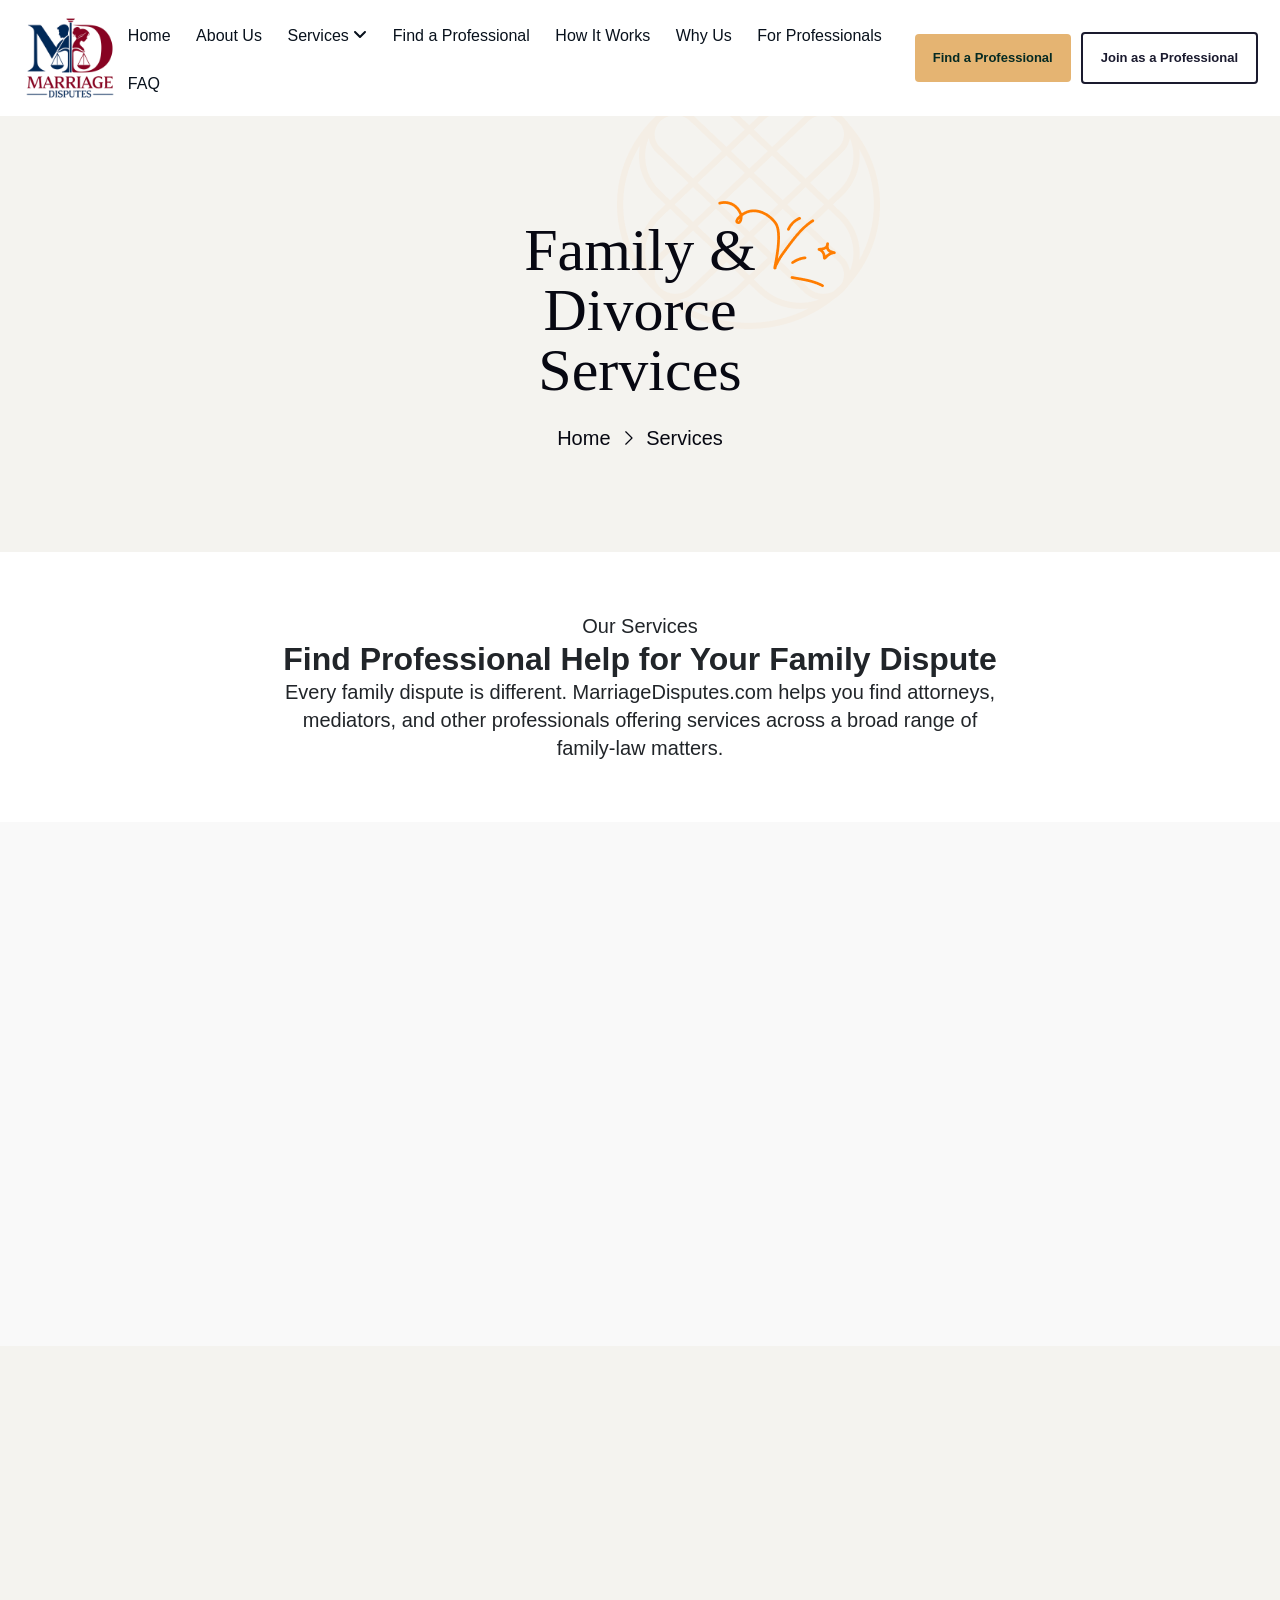
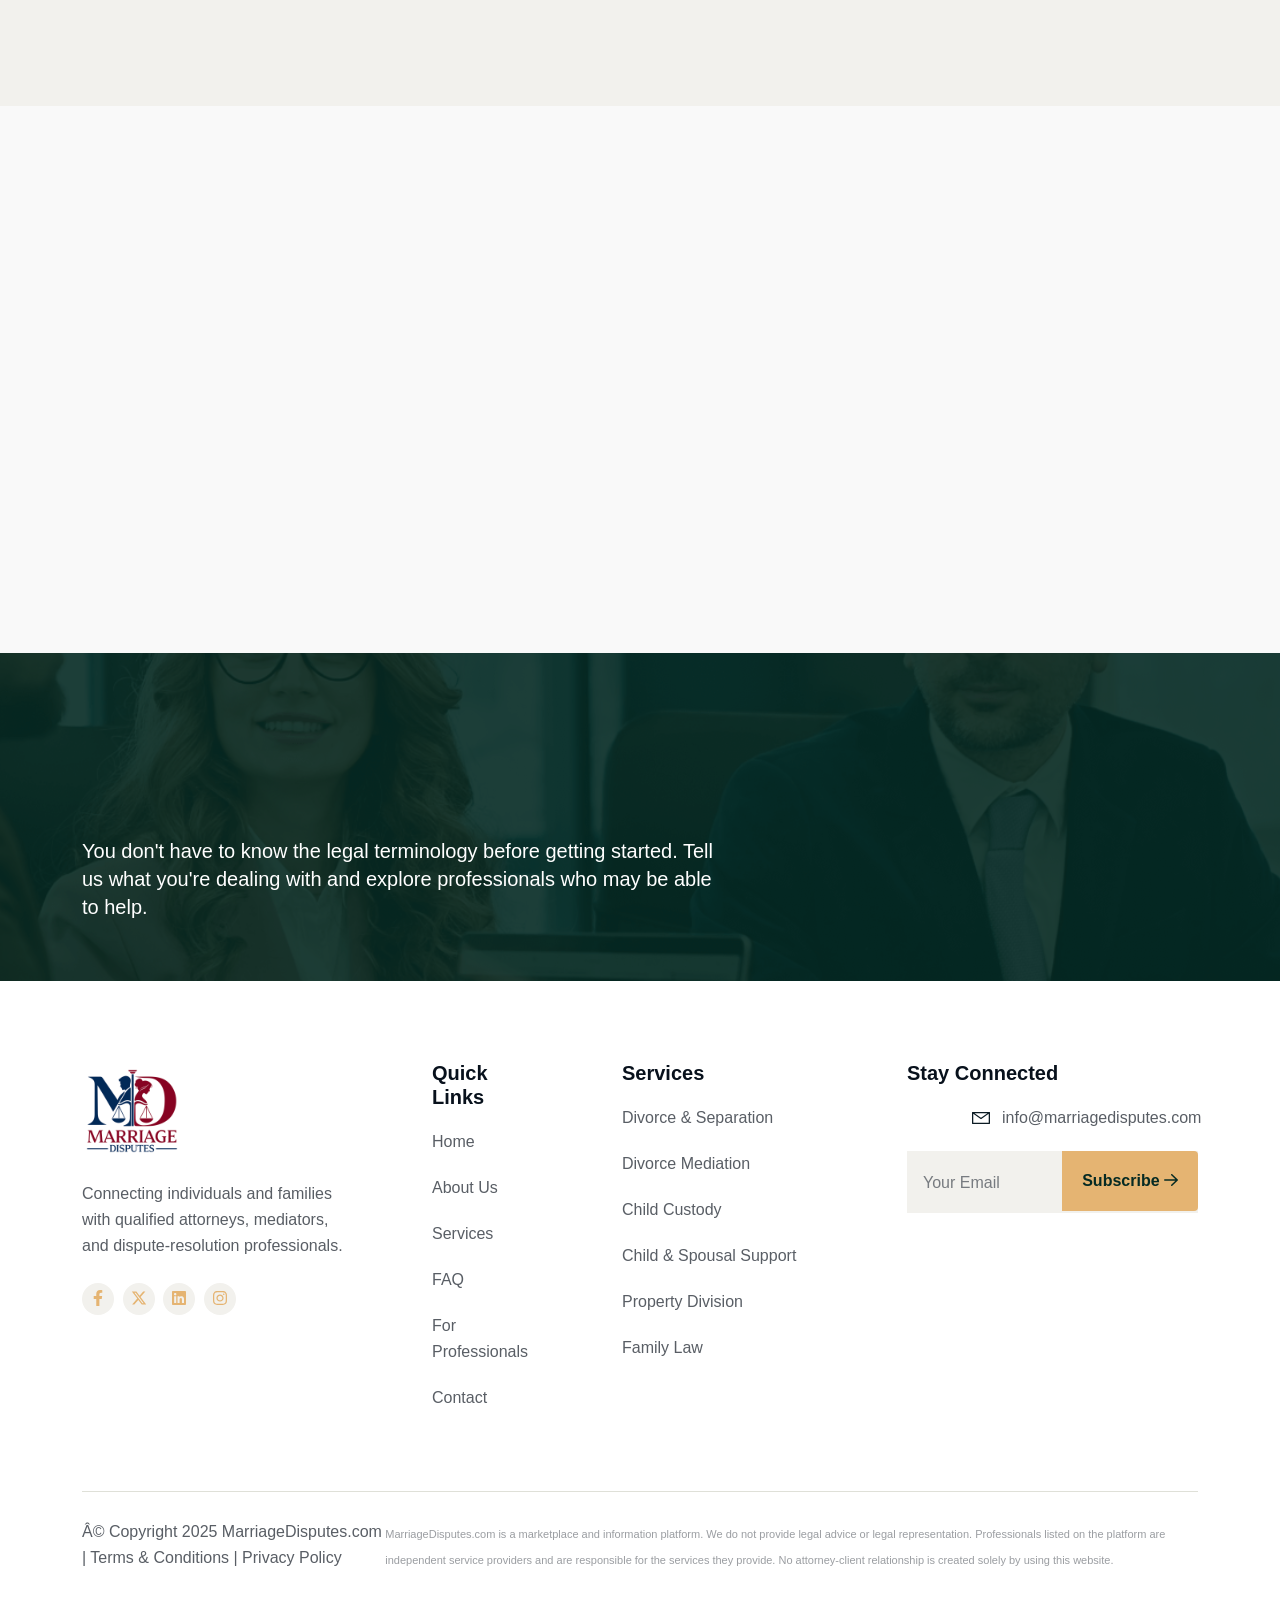
<file: services.html>
﻿<!DOCTYPE html>
<html lang="en">
<head>
  <meta charset="UTF-8">
  <meta name="viewport" content="width=device-width, initial-scale=1.0">
  <meta http-equiv="X-UA-Compatible" content="ie=edge">
  <meta name="description" content="Family & Divorce Services â€” MarriageDisputes.com helps you find attorneys, mediators, and professionals for divorce, mediation, custody, support, and property matters.">
  <title>Services | MarriageDisputes.com</title>
  <link rel="shortcut icon" href="assets/img/logo/logo-color.png">
  <link rel="stylesheet" href="assets/css/plugins/bootstrap.min.css">
  <link rel="stylesheet" href="assets/css/plugins/fontawesome.css">
  <link rel="stylesheet" href="assets/css/plugins/sidebar.css">
  <link rel="stylesheet" href="assets/css/plugins/aos.css">
  <link rel="stylesheet" href="assets/css/plugins/mobile.css">
  <link rel="stylesheet" href="assets/css/plugins/nice-select.css">
  <link rel="stylesheet" href="assets/css/plugins/owl.carousel.min.css">
  <link rel="stylesheet" href="assets/css/plugins/modal-video.min.css">
  <link rel="stylesheet" href="assets/css/plugins/slick-slider.css">
  <link rel="stylesheet" href="assets/css/typography.css">
  <link rel="stylesheet" href="assets/scss/master.css">
  <script src="assets/js/plugins/jquery-3-6-0.min.js"></script>
  <script src="assets/js/plugins/waypoints.js"></script>
</head>
<body class="inner-pages" id="services-page">

<!--===== PRELOADER =======-->
<div class="se-pre-con preloader5">
  <div class="outer"><div class="middle"><div class="inner">
    <div class="Preloader-icon"><img src="assets/img/logo/logo-white.png" alt=""></div>
  </div></div></div>
</div>
<div class="paginacontainer">
  <div class="progress-wrap">
    <svg class="progress-circle svg-content" width="100%" height="100%" viewBox="-1 -1 102 102">
      <path d="M50,1 a49,49 0 0,1 0,98 a49,49 0 0,1 0,-98"/>
    </svg>
  </div>
</div>

<!--===== HEADER =======-->
<header class="header about-bg d-none d-lg-block">
  <div class="header-area header homepage5 header-sticky" id="header">
    <div class="container-fluid">
      <div class="row">
        <div class="col-12">
          <div class="header-elements">
            <div class="site-logo">
              <a href="index.html"><img src="assets/img/logo/logo-color.png" alt="MarriageDisputes.com"></a>
            </div>
            <div class="main-menu-ex homepage5">
              <ul>
                <li><a href="index.html">Home</a></li>
                <li><a href="about.html">About Us</a></li>
                <li><a href="services.html" class="active">Services <span><i class="fa-solid fa-angle-down"></i></span></a>
                  <ul class="dropdown-padding">
                    <li><a href="services.html">All Services</a></li>
                    <li><a href="services.html#divorce">Divorce &amp; Separation</a></li>
                    <li><a href="services.html#mediation">Divorce Mediation</a></li>
                    <li><a href="services.html#custody">Child Custody &amp; Parenting</a></li>
                    <li><a href="services.html#support">Child &amp; Spousal Support</a></li>
                    <li><a href="services.html#property">Property &amp; Asset Division</a></li>
                    <li><a href="services.html#family-law">Family Law</a></li>
                  </ul>
                </li>
                <li><a href="contact.html">Find a Professional</a></li>
                <li><a href="index.html#how-it-works">How It Works</a></li>
                <li><a href="index.html#why-us">Why Us</a></li>
                <li><a href="for-professionals.html">For Professionals</a></li>
                <li><a href="faq.html">FAQ</a></li>
              </ul>
            </div>
            <div class="contact-3 d-lg-block d-none">
              <div class="consulting2 consulting3" style="display:flex;align-items:center;gap:10px;">
                <a href="contact.html" class="welcome5-btn" style="font-size:13px;padding:10px 18px;white-space:nowrap;">Find a Professional</a>
                <a href="for-professionals.html" class="welcome5-btn" style="font-size:13px;padding:10px 18px;white-space:nowrap;background:transparent;border:2px solid #1a1a2e;color:#1a1a2e;">Join as a Professional</a>
              </div>
            </div>
            <aside class="slide-bar slide-bar5">
              <div class="close-mobile-menu"><a class="tx-close"></a></div>
              <div class="sidebar-info sidebar-info5">
                <div class="sidebar-logo mb-30">
                  <a href="index.html"><img src="assets/img/logo/logo-color.png" alt="MarriageDisputes.com"></a>
                </div>
                <ul class="sidebar-menu list-unstyled">
                  <li><a href="about.html">About Us</a></li>
                  <li><a href="services.html">Services</a></li>
                  <li><a href="contact.html">Find a Professional</a></li>
                  <li><a href="index.html#how-it-works">How It Works</a></li>
                  <li><a href="index.html#why-us">Why Us</a></li>
                  <li><a href="for-professionals.html">For Professionals</a></li>
                  <li><a href="faq.html">FAQ</a></li>
                </ul>
                <div class="theme-btnarea">
                  <a href="contact.html" class="welcome5-btn">Find a Professional</a>
                </div>
              </div>
              <nav class="side-mobile-menu">
                <ul id="mobile-menu-active">
                  <li><a href="index.html">Home</a></li>
                  <li><a href="about.html">About Us</a></li>
                  <li><a href="services.html">Services</a></li>
                  <li><a href="contact.html">Find a Professional</a></li>
                  <li><a href="index.html#how-it-works">How It Works</a></li>
                  <li><a href="index.html#why-us">Why Us</a></li>
                  <li><a href="for-professionals.html">For Professionals</a></li>
                  <li><a href="faq.html">FAQ</a></li>
                </ul>
              </nav>
            </aside>
            <div class="header-search-form-wrapper">
              <div class="tx-search-close tx-close"><i class="fa-solid fa-xmark"></i></div>
              <div class="header-search-container">
                <form role="search" class="search-form">
                  <input type="search" class="search-field" placeholder="Search â€¦" value="" name="s">
                  <button type="submit" class="search-submit"><i class="fa-solid fa-magnifying-glass"></i></button>
                </form>
              </div>
            </div>
            <div class="body-overlay"></div>
          </div>
        </div>
      </div>
    </div>
  </div>
</header>

<!--===== MOBILE HEADER =======-->
<div class="mobile-header mobile-homepage5 d-block d-lg-none">
  <div class="container-fluid">
    <div class="col-12">
      <div class="mobile-header-elements">
        <div class="mobile-logo">
          <a href="index.html"><img src="assets/img/logo/logo-color.png" alt="MarriageDisputes.com"></a>
        </div>
        <div class="mobile-nav-icon dots-menu"><i class="fa-solid fa-bars"></i></div>
      </div>
    </div>
  </div>
</div>
<div class="mobile-sidebar sidebar5">
  <div class="logosicon-area">
    <div class="logos"><img src="assets/img/logo/logo-color.png" alt=""></div>
    <div class="menu-close"><i class="fa-solid fa-xmark"></i></div>
  </div>
  <div class="mobile-nav">
    <ul class="mobile-nav-list">
      <li><a href="index.html">Home</a></li>
      <li><a href="about.html">About Us</a></li>
      <li><a href="services.html">Services</a></li>
      <li><a href="contact.html">Find a Professional</a></li>
      <li><a href="index.html#how-it-works">How It Works</a></li>
      <li><a href="index.html#why-us">Why Us</a></li>
      <li><a href="for-professionals.html">For Professionals</a></li>
      <li><a href="faq.html">FAQ</a></li>
    </ul>
    <div class="allmobilesection">
      <a href="contact.html" class="welcome5-btn">Find a Professional</a>
    </div>
  </div>
</div>

<!--===== PAGE BANNER =======-->
<div class="welcome-inner-section-area" style="background-image: url(assets/img/bacground/inner-bg.png); background-position: center; background-repeat: no-repeat; background-size: cover;">
  <img src="assets/img/elements/elementor40.png" alt="" class="elementor40 keyframe3 d-lg-block d-none">
  <div class="container">
    <div class="row">
      <div class="col-lg-3 m-auto">
        <div class="welcome-inner-header text-center">
          <h1>Family &amp; Divorce Services</h1>
          <a href="index.html">Home <span><i class="fa-light fa-angle-right"></i></span> Services</a>
          <img src="assets/img/elements/elementor20.png" alt="">
        </div>
      </div>
    </div>
  </div>
</div>

<!--===== SERVICES INTRO =======-->
<div class="about5-sction-area sp1">
  <div class="container">
    <div class="row">
      <div class="col-lg-8 m-auto text-center">
        <span data-aos="fade-up" data-aos-duration="600">Our Services</span>
        <h2 data-aos="fade-up" data-aos-duration="800">Find Professional Help for Your Family Dispute</h2>
        <p data-aos="fade-up" data-aos-duration="1000">Every family dispute is different. MarriageDisputes.com helps you find attorneys, mediators, and other professionals offering services across a broad range of family-law matters.</p>
      </div>
    </div>
  </div>
</div>

<!--===== DIVORCE & SEPARATION =======-->
<div id="divorce" class="service5-section-area sp1" style="background:#f9f9f9;">
  <div class="container">
    <div class="row align-items-center">
      <div class="col-lg-6" data-aos="fade-right" data-aos-duration="800">
        <img src="assets/img/content/MD.Atty.Client.VirtualConsulting.jpg" alt="Divorce & Separation" style="width:100%; border-radius:12px; object-fit:cover; height:380px;">
      </div>
      <div class="col-lg-6">
        <div class="about5-content-area" style="padding-left:40px;">
          <span data-aos="fade-left" data-aos-duration="600">Divorce &amp; Separation</span>
          <h2 data-aos="fade-left" data-aos-duration="800">Divorce, Legal Separation &amp; Uncontested Divorce</h2>
          <p data-aos="fade-left" data-aos-duration="1000">Get help understanding and navigating divorce, legal separation, uncontested divorce, and settlement matters.</p>
          <div class="about5-lists" data-aos="fade-left" data-aos-duration="1200">
            <ul>
              <li><a href="#"><img src="assets/img/icons/check-img4.svg" alt="">Contested Divorce</a></li>
              <li><a href="#"><img src="assets/img/icons/check-img4.svg" alt="">Uncontested Divorce</a></li>
            </ul>
            <ul>
              <li><a href="#"><img src="assets/img/icons/check-img4.svg" alt="">Legal Separation</a></li>
              <li><a href="#"><img src="assets/img/icons/check-img4.svg" alt="">Settlement Negotiations</a></li>
            </ul>
          </div>
          <div class="div" data-aos="fade-left" data-aos-duration="1400">
            <a href="contact.html" class="welcome5-btn">Find Divorce Professionals <i class="fa-regular fa-arrow-right"></i></a>
          </div>
        </div>
      </div>
    </div>
  </div>
</div>

<!--===== DIVORCE MEDIATION =======-->
<div id="mediation" class="about-servce-section-area sp1">
  <div class="container">
    <div class="row align-items-center">
      <div class="col-lg-6">
        <div class="about-service-content">
          <span data-aos="fade-right" data-aos-duration="600">Mediation &amp; ADR</span>
          <h2 data-aos="fade-right" data-aos-duration="800">Divorce Mediation &amp; Collaborative Resolution</h2>
          <p data-aos="fade-right" data-aos-duration="1000">Mediation lets spouses work with a neutral third party to discuss issues and reach mutually acceptable agreements. Depending on your circumstances, mediation may address property, debt, custody, parenting schedules, child support, spousal support, and retirement assets.</p>
          <div class="about3-textarea-list" data-aos="fade-right" data-aos-duration="1200">
            <ul>
              <li><a href="#"><img src="assets/img/icons/check-img2.svg" alt="">Divorce Mediation</a></li>
              <li><a href="#"><img src="assets/img/icons/check-img2.svg" alt="">Family Mediation</a></li>
            </ul>
            <ul>
              <li><a href="#"><img src="assets/img/icons/check-img2.svg" alt="">Collaborative Divorce</a></li>
              <li><a href="#"><img src="assets/img/icons/check-img2.svg" alt="">Negotiation &amp; Settlement</a></li>
            </ul>
          </div>
          <div class="div" data-aos="fade-right" data-aos-duration="1400">
            <a href="contact.html" class="welcome5-btn">Find a Mediator <i class="fa-regular fa-arrow-right"></i></a>
          </div>
        </div>
      </div>
      <div class="col-lg-1"></div>
      <div class="col-lg-5" data-aos="zoom-in" data-aos-duration="1000">
        <img src="assets/img/content/MD.DivorceMediator.jpg" alt="Divorce Mediation" style="width:100%; border-radius:12px; object-fit:cover; height:400px;">
      </div>
    </div>
  </div>
</div>

<!--===== CHILD CUSTODY =======-->
<div id="custody" class="service5-section-area sp1" style="background:#f9f9f9;">
  <div class="container">
    <div class="row align-items-center">
      <div class="col-lg-6" data-aos="fade-right" data-aos-duration="800">
        <img src="assets/img/content/MD.Atty.CoupleandChild.Consulting.ChildCustody.jpg" alt="Child Custody" style="width:100%; border-radius:12px; object-fit:cover; height:380px;">
      </div>
      <div class="col-lg-6">
        <div class="about5-content-area" style="padding-left:40px;">
          <span data-aos="fade-left" data-aos-duration="600">Children &amp; Parenting</span>
          <h2 data-aos="fade-left" data-aos-duration="800">Child Custody &amp; Parenting Plans</h2>
          <p data-aos="fade-left" data-aos-duration="1000">Child-custody disputes can be among the most difficult aspects of separation and divorce. MarriageDisputes.com helps you find family-law attorneys and mediators who can assist with custody, parenting plans, visitation, and related matters.</p>
          <div class="about5-lists" data-aos="fade-left" data-aos-duration="1200">
            <ul>
              <li><a href="#"><img src="assets/img/icons/check-img4.svg" alt="">Legal &amp; Physical Custody</a></li>
              <li><a href="#"><img src="assets/img/icons/check-img4.svg" alt="">Parenting Plans</a></li>
            </ul>
            <ul>
              <li><a href="#"><img src="assets/img/icons/check-img4.svg" alt="">Visitation &amp; Parenting Time</a></li>
              <li><a href="#"><img src="assets/img/icons/check-img4.svg" alt="">Custody Modifications</a></li>
            </ul>
          </div>
          <div class="div" data-aos="fade-left" data-aos-duration="1400">
            <a href="contact.html" class="welcome5-btn">Find Custody Professionals <i class="fa-regular fa-arrow-right"></i></a>
          </div>
        </div>
      </div>
    </div>
  </div>
</div>

<!--===== SUPPORT & PROPERTY =======-->
<div id="support" class="work5-section-area sp3">
  <div class="container">
    <div class="row">
      <div class="col-lg-8 m-auto text-center">
        <div class="work4-header text-center">
          <span data-aos="fade-up" data-aos-duration="600">Financial Family-Law Matters</span>
          <h2 data-aos="fade-up" data-aos-duration="800">Child &amp; Spousal Support, Property &amp; Asset Division</h2>
        </div>
      </div>
    </div>
    <div class="row align-items-stretch">
      <div class="col-lg-4 d-flex" data-aos="fade-up" data-aos-duration="800">
        <div class="work4-boxarea">
          <div class="work4-autor-area">
            <div class="work4-icons"><img src="assets/img/icons/law-img4.svg" alt=""></div>
          </div>
          <div class="work4-content-area">
            <a href="contact.html">Child Support</a>
            <p>Connect with professionals who handle child-support matters, modifications, and disputes including navigating DCSS and child support agencies.</p>
            <a href="contact.html" class="learnmore" style="display:inline-block; margin-top:8px;">Find Professionals <i class="fa-regular fa-arrow-right"></i></a>
          </div>
        </div>
      </div>
      <div class="col-lg-4 d-flex" data-aos="fade-up" data-aos-duration="1000">
        <div class="work4-boxarea">
          <div class="work4-autor-area">
            <div class="work4-icons"><img src="assets/img/icons/law-img5.svg" alt=""></div>
          </div>
          <div class="work4-content-area">
            <a href="contact.html">Spousal Support</a>
            <p>Find professionals experienced with spousal-support matters, negotiations, temporary support, long-term support, and modification issues.</p>
            <a href="contact.html" class="learnmore" style="display:inline-block; margin-top:8px;">Find Professionals <i class="fa-regular fa-arrow-right"></i></a>
          </div>
        </div>
      </div>
      <div id="property" class="col-lg-4 d-flex" data-aos="fade-up" data-aos-duration="1200">
        <div class="work4-boxarea">
          <div class="work4-autor-area">
            <div class="work4-icons"><img src="assets/img/icons/law-img6.svg" alt=""></div>
          </div>
          <div class="work4-content-area">
            <a href="contact.html">Property &amp; Asset Division</a>
            <p>Get assistance addressing real estate, bank accounts, investments, businesses, retirement accounts, vehicles, debts, and other marital assets.</p>
            <a href="contact.html" class="learnmore" style="display:inline-block; margin-top:8px;">Find Professionals <i class="fa-regular fa-arrow-right"></i></a>
          </div>
        </div>
      </div>
    </div>
  </div>
</div>

<!--===== FAMILY LAW =======-->
<div id="family-law" class="casestudy5-section-area sp1" style="background:#f9f9f9;">
  <div class="container">
    <div class="row align-items-center">
      <div class="col-lg-6" data-aos="fade-right" data-aos-duration="800">
        <img src="assets/img/content/MD.Attys.CustodyConsultation.jpg" alt="Family Law" style="width:100%; border-radius:12px; object-fit:cover; height:380px;">
      </div>
      <div class="col-lg-6">
        <div class="about5-content-area" style="padding-left:40px;">
          <span data-aos="fade-left" data-aos-duration="600">Legal Representation</span>
          <h2 data-aos="fade-left" data-aos-duration="800">Family Law &amp; Legal Representation</h2>
          <p data-aos="fade-left" data-aos-duration="1000">When negotiation or mediation is not enough, you may need an attorney to protect your interests and represent you. Find family-law and divorce attorneys experienced in handling complex and contested matters.</p>
          <div class="about5-lists" data-aos="fade-left" data-aos-duration="1200">
            <ul>
              <li><a href="#"><img src="assets/img/icons/check-img4.svg" alt="">Family Law Attorneys</a></li>
              <li><a href="#"><img src="assets/img/icons/check-img4.svg" alt="">Divorce Attorneys</a></li>
            </ul>
            <ul>
              <li><a href="#"><img src="assets/img/icons/check-img4.svg" alt="">High-Conflict Matters</a></li>
              <li><a href="#"><img src="assets/img/icons/check-img4.svg" alt="">Prenuptial &amp; Postnuptial Agreements</a></li>
            </ul>
          </div>
          <div class="div" data-aos="fade-left" data-aos-duration="1400">
            <a href="contact.html" class="welcome5-btn">Find a Family Law Attorney <i class="fa-regular fa-arrow-right"></i></a>
          </div>
        </div>
      </div>
    </div>
  </div>
</div>

<!--===== NOT SURE =======-->
<div class="cta5-section-area sp4" style="background-image: url(assets/img/images/cta-bg1.png); background-position: center; background-size: cover; background-repeat: no-repeat;">
  <div class="container">
    <div class="row align-items-center">
      <div class="col-lg-7">
        <div class="cta5-header-area">
          <h2 data-aos="fade-up" data-aos-duration="800">Not Sure Which Service You Need?</h2>
          <p style="color:#fff; margin-top:16px;">You don't have to know the legal terminology before getting started. Tell us what you're dealing with and explore professionals who may be able to help.</p>
        </div>
      </div>
      <div class="col-lg-5" data-aos="zoom-in" data-aos-duration="800">
        <a href="contact.html" class="welcome5-btn">Start Your Search <i class="fa-regular fa-arrow-right"></i></a>
      </div>
    </div>
  </div>
</div>

<!--===== FOOTER =======-->
<div class="footer5-section-area">
  <div class="container">
    <div class="row">
      <div class="col-lg-12">
        <div class="footer-all-section-area sp5">
          <div class="row">
            <div class="col-lg-3 col-md-6">
              <div class="footer-last-section">
                <div class="footer-imgage"><img src="assets/img/logo/logo-color.png" alt="MarriageDisputes.com"></div>
                <div class="footer-text-area">
                  <p>Connecting individuals and families with qualified attorneys, mediators, and dispute-resolution professionals.</p>
                  <div class="social-list-area">
                    <ul>
                      <li><a href="#"><i class="fa-brands fa-facebook-f"></i></a></li>
                      <li><a href="#"><i class="fa-brands fa-x-twitter"></i></a></li>
                      <li><a href="#"><i class="fa-brands fa-linkedin"></i></a></li>
                      <li><a href="#"><i class="fa-brands fa-instagram"></i></a></li>
                    </ul>
                  </div>
                </div>
              </div>
            </div>
            <div class="col-lg-2 col-md-6">
              <div class="about-links-area">
                <h3>Quick Links</h3>
                <ul>
                  <li><a href="index.html">Home</a></li>
                  <li><a href="about.html">About Us</a></li>
                  <li><a href="services.html">Services</a></li>
                  <li><a href="faq.html">FAQ</a></li>
                  <li><a href="for-professionals.html">For Professionals</a></li>
                  <li><a href="contact.html">Contact</a></li>
                </ul>
              </div>
            </div>
            <div class="col-lg-3 col-md-6">
              <div class="about-links-area">
                <h3>Services</h3>
                <ul>
                  <li><a href="services.html#divorce">Divorce &amp; Separation</a></li>
                  <li><a href="services.html#mediation">Divorce Mediation</a></li>
                  <li><a href="services.html#custody">Child Custody</a></li>
                  <li><a href="services.html#support">Child &amp; Spousal Support</a></li>
                  <li><a href="services.html#property">Property Division</a></li>
                  <li><a href="services.html#family-law">Family Law</a></li>
                </ul>
              </div>
            </div>
            <div class="col-lg-4 col-md-6">
              <div class="footer-contact-area">
                <h3>Stay Connected</h3>
                <div class="get-links-area" style="margin-bottom:20px;">
                  <ul>
                    <li><img src="assets/img/icons/footer-email2.svg" alt=""><a href="mailto:info@marriagedisputes.com">info@marriagedisputes.com</a></li>
                  </ul>
                </div>
                <div class="footer-form-area">
                  <form>
                    <input type="email" placeholder="Your Email">
                    <div class="footer-btn">
                      <button type="submit">Subscribe <i class="fa-regular fa-arrow-right"></i></button>
                    </div>
                  </form>
                </div>
              </div>
            </div>
          </div>
        </div>
        <div class="copyright-pera">
          <p>Â© Copyright 2025 MarriageDisputes.com | <a href="tos.html">Terms &amp; Conditions</a> | <a href="tos.html#privacy">Privacy Policy</a></p>
          <p style="font-size:11px; opacity:0.6; margin-top:5px;">MarriageDisputes.com is a marketplace and information platform. We do not provide legal advice or legal representation. Professionals listed on the platform are independent service providers and are responsible for the services they provide. No attorney-client relationship is created solely by using this website.</p>
        </div>
      </div>
    </div>
  </div>
</div>

  <script src="assets/js/plugins/bootstrap.min.js"></script>
  <script src="assets/js/plugins/fontawesome.js"></script>
  <script src="assets/js/plugins/counter.js"></script>
  <script src="assets/js/plugins/owl-carousel.min.js"></script>
  <script src="assets/js/plugins/jquery-modal.min.js"></script>
  <script src="assets/js/plugins/sidebar.js"></script>
  <script src="assets/js/plugins/jquery.nice-select.js"></script>
  <script src="assets/js/plugins/aos.js"></script>
  <script src="assets/js/plugins/slider.js"></script>
  <script src="assets/js/plugins/mobilemenu.js"></script>
  <script src="assets/js/main.js"></script>
</body>
</html>
</file>
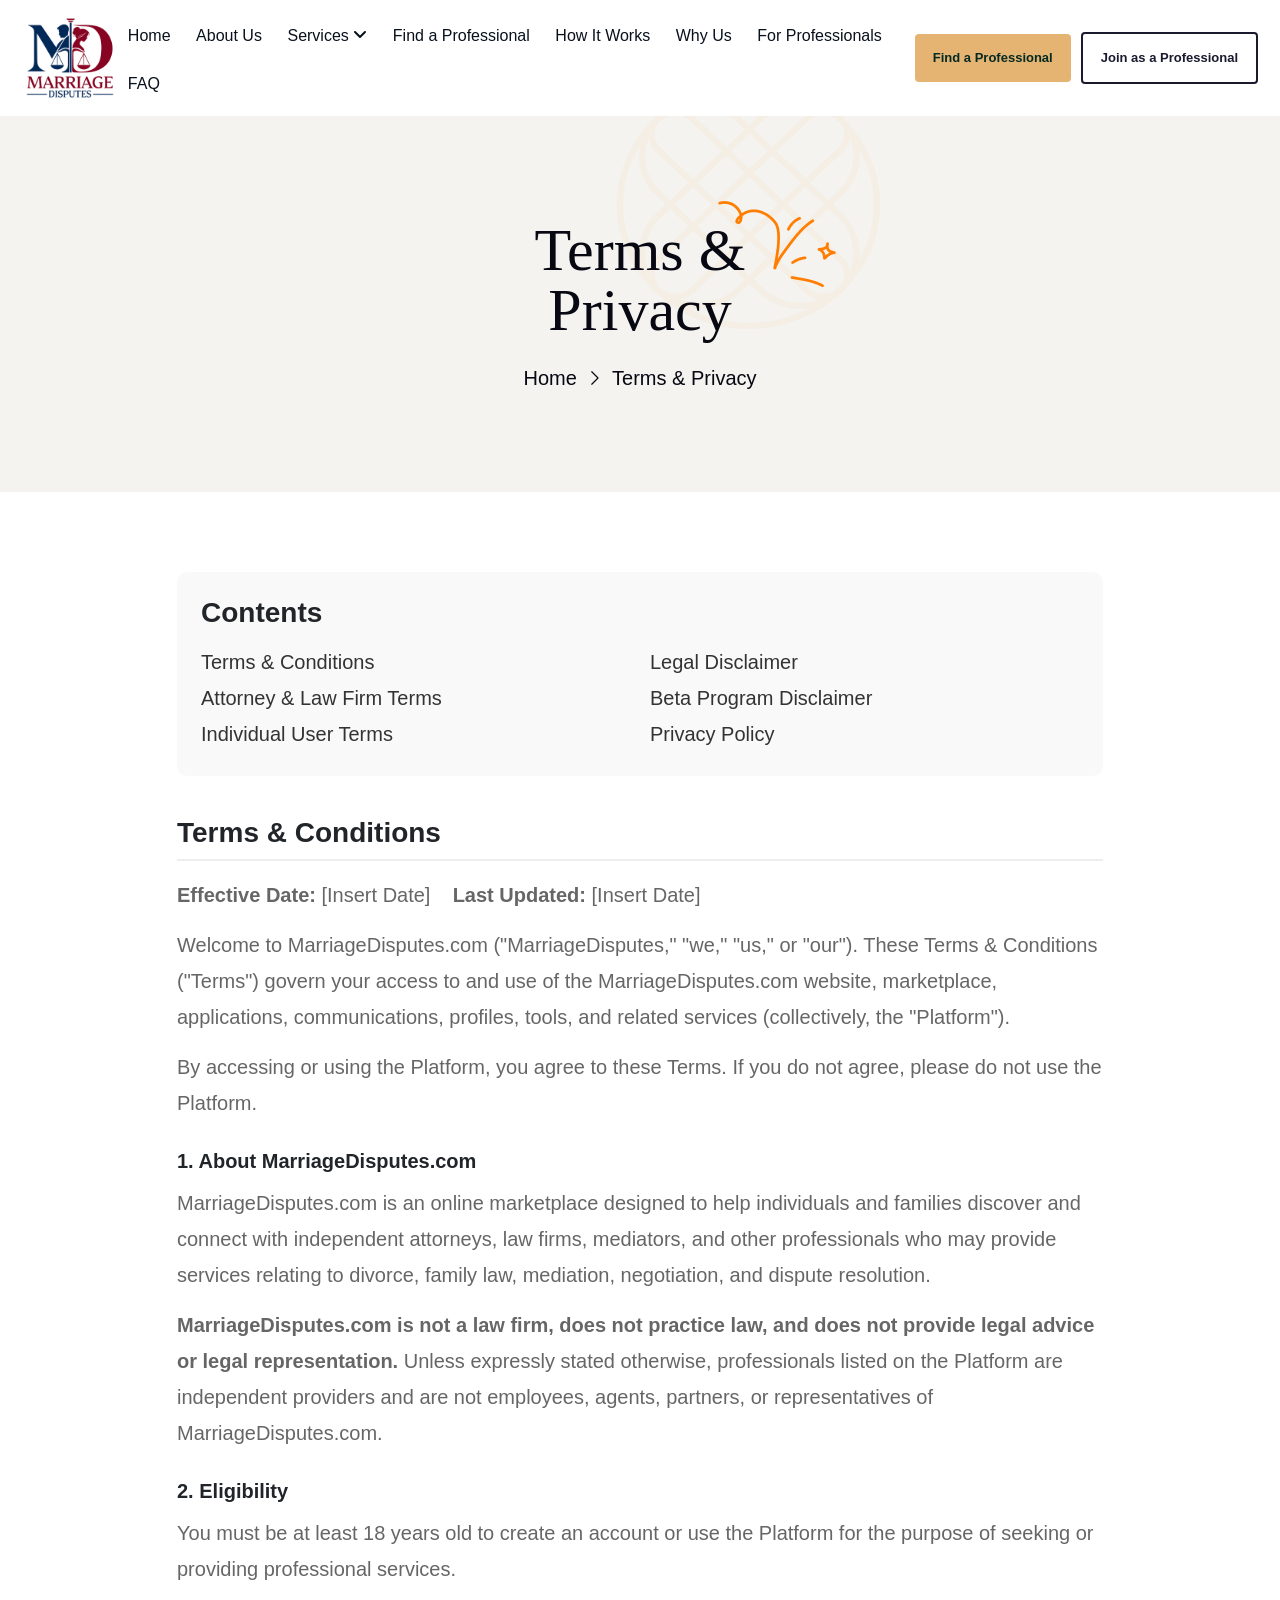
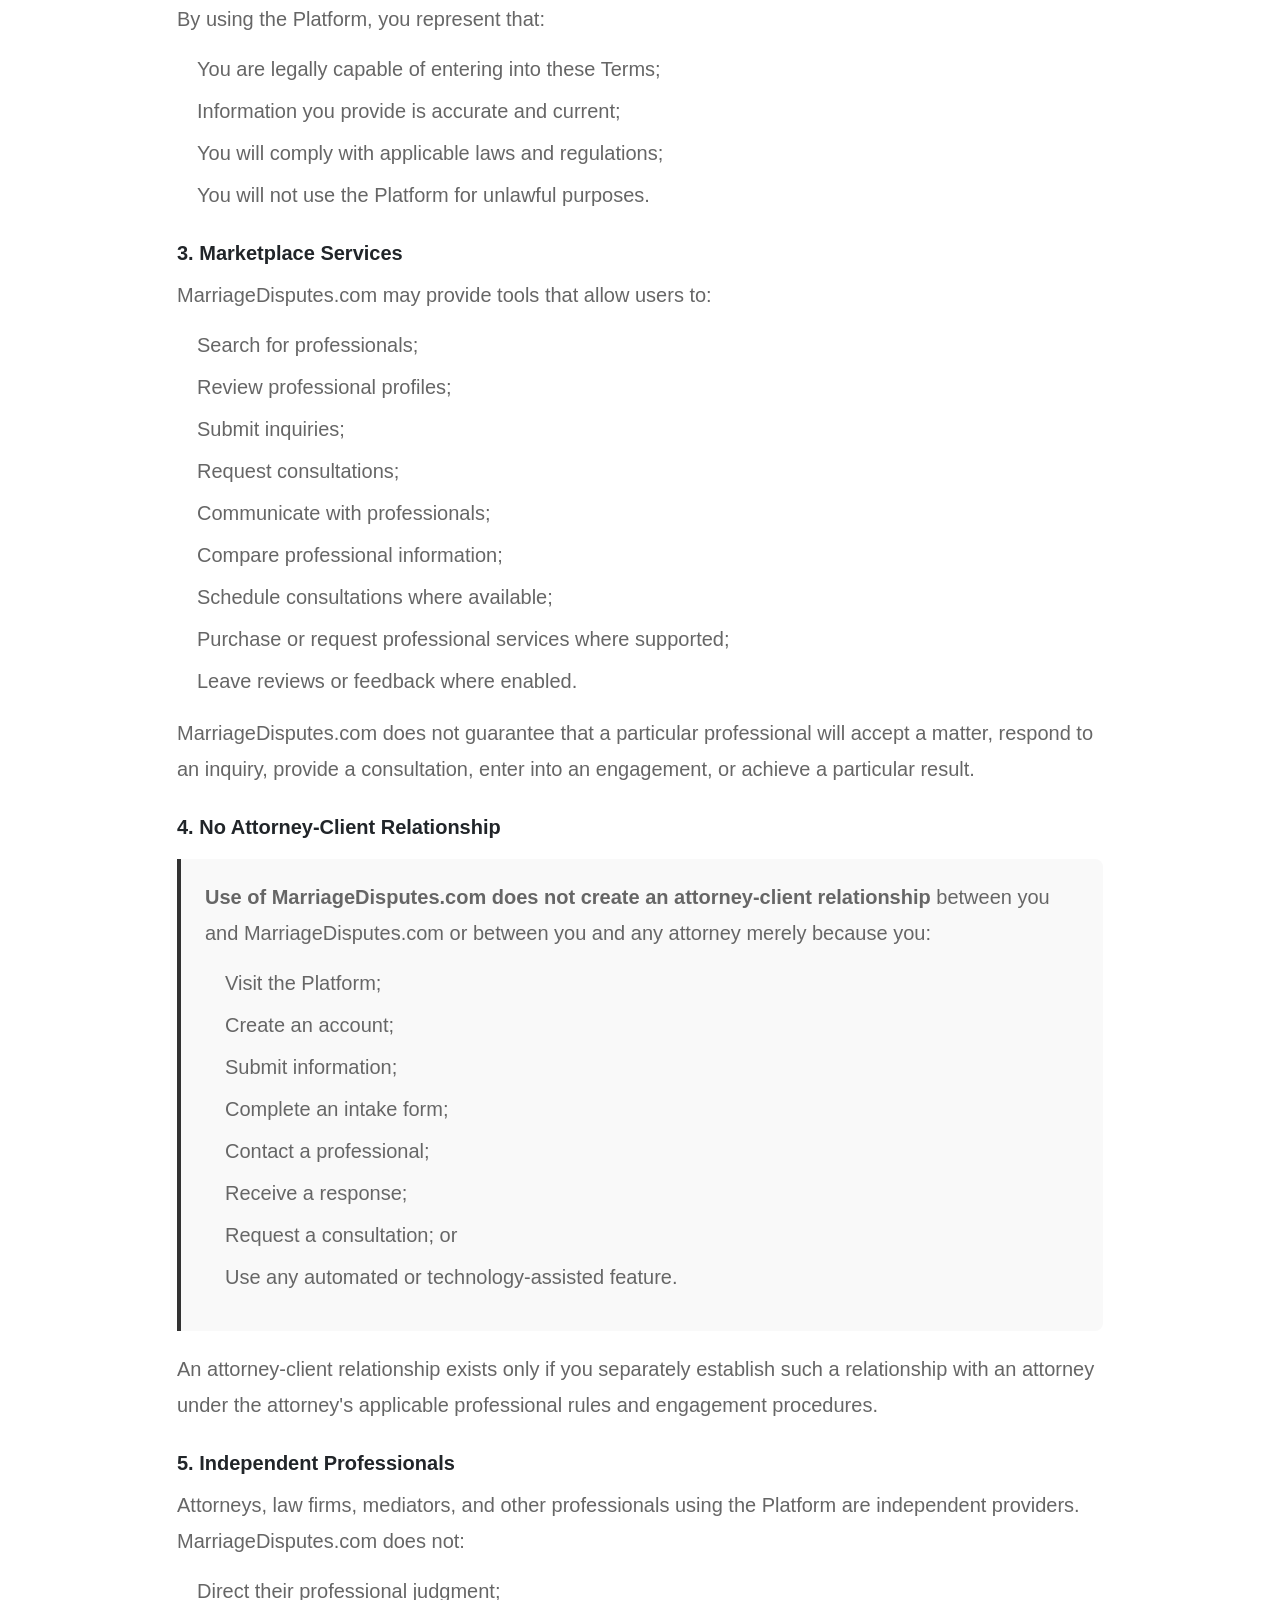
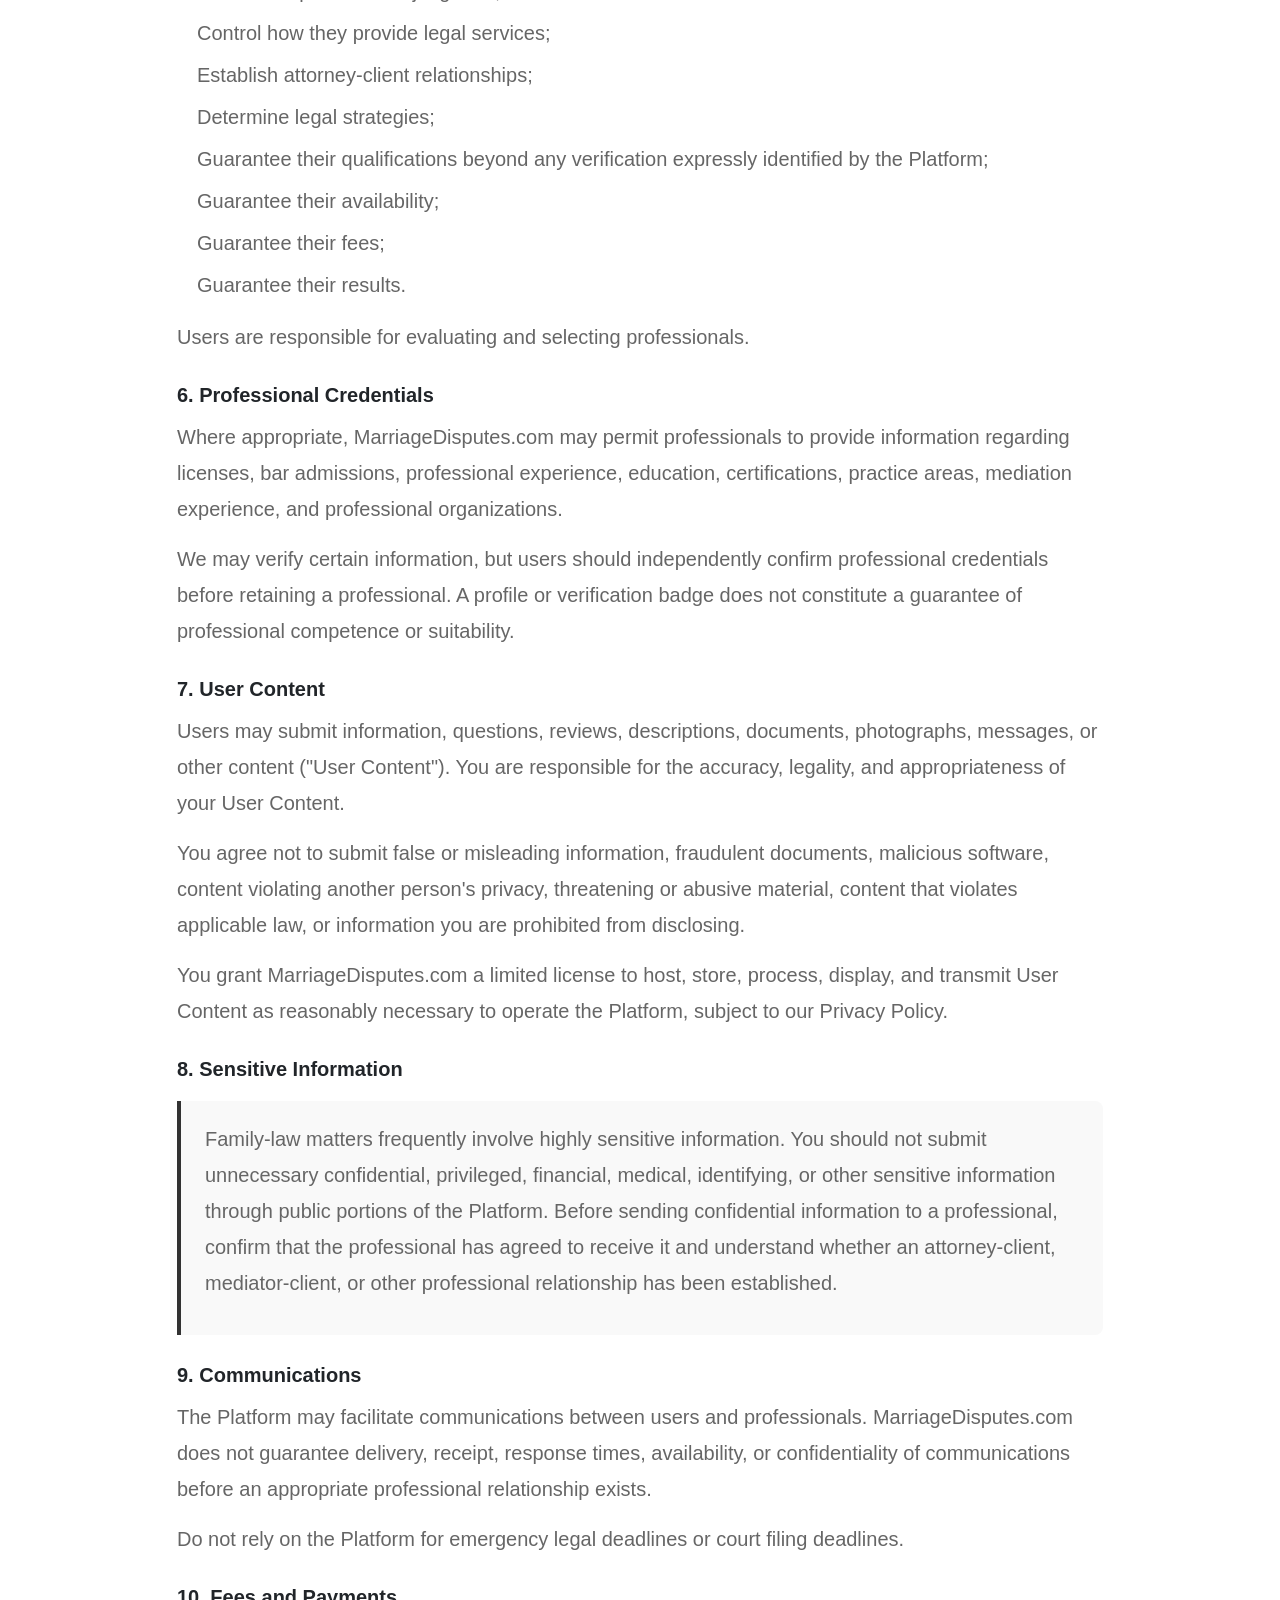
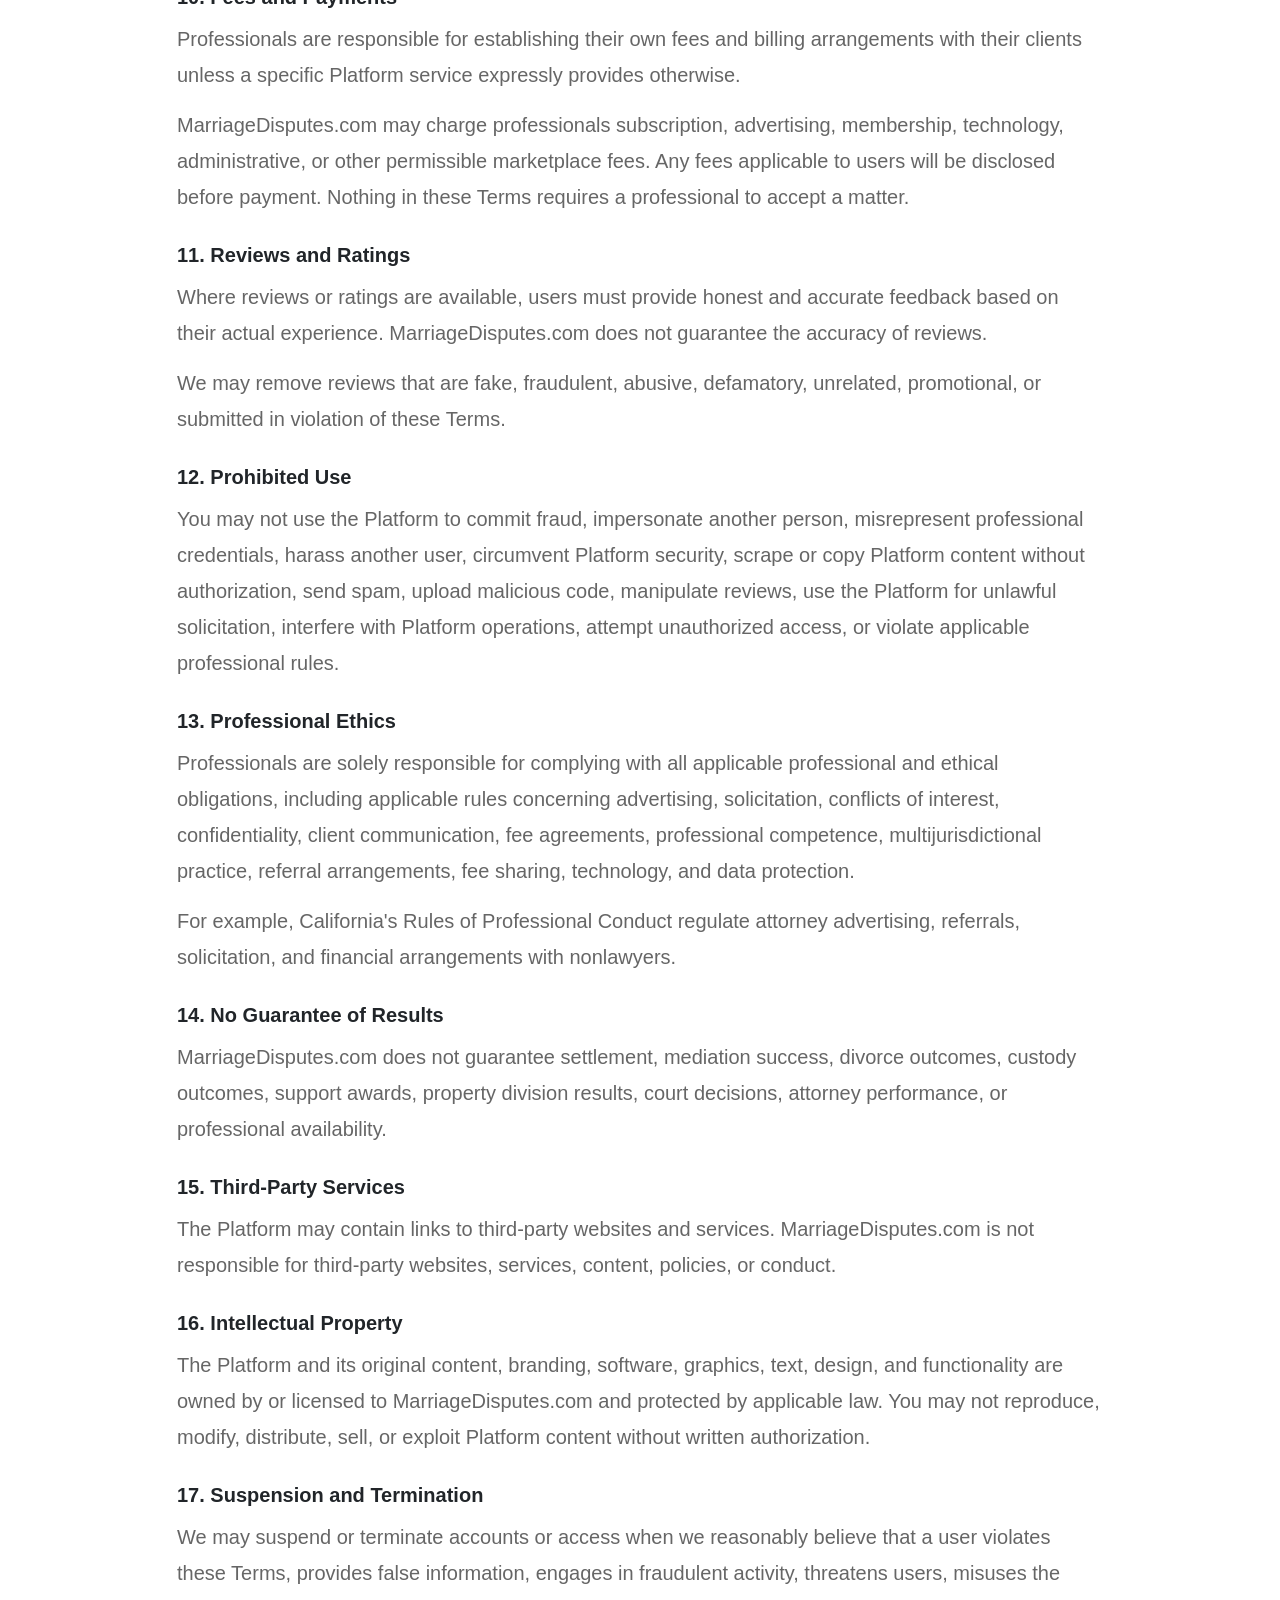
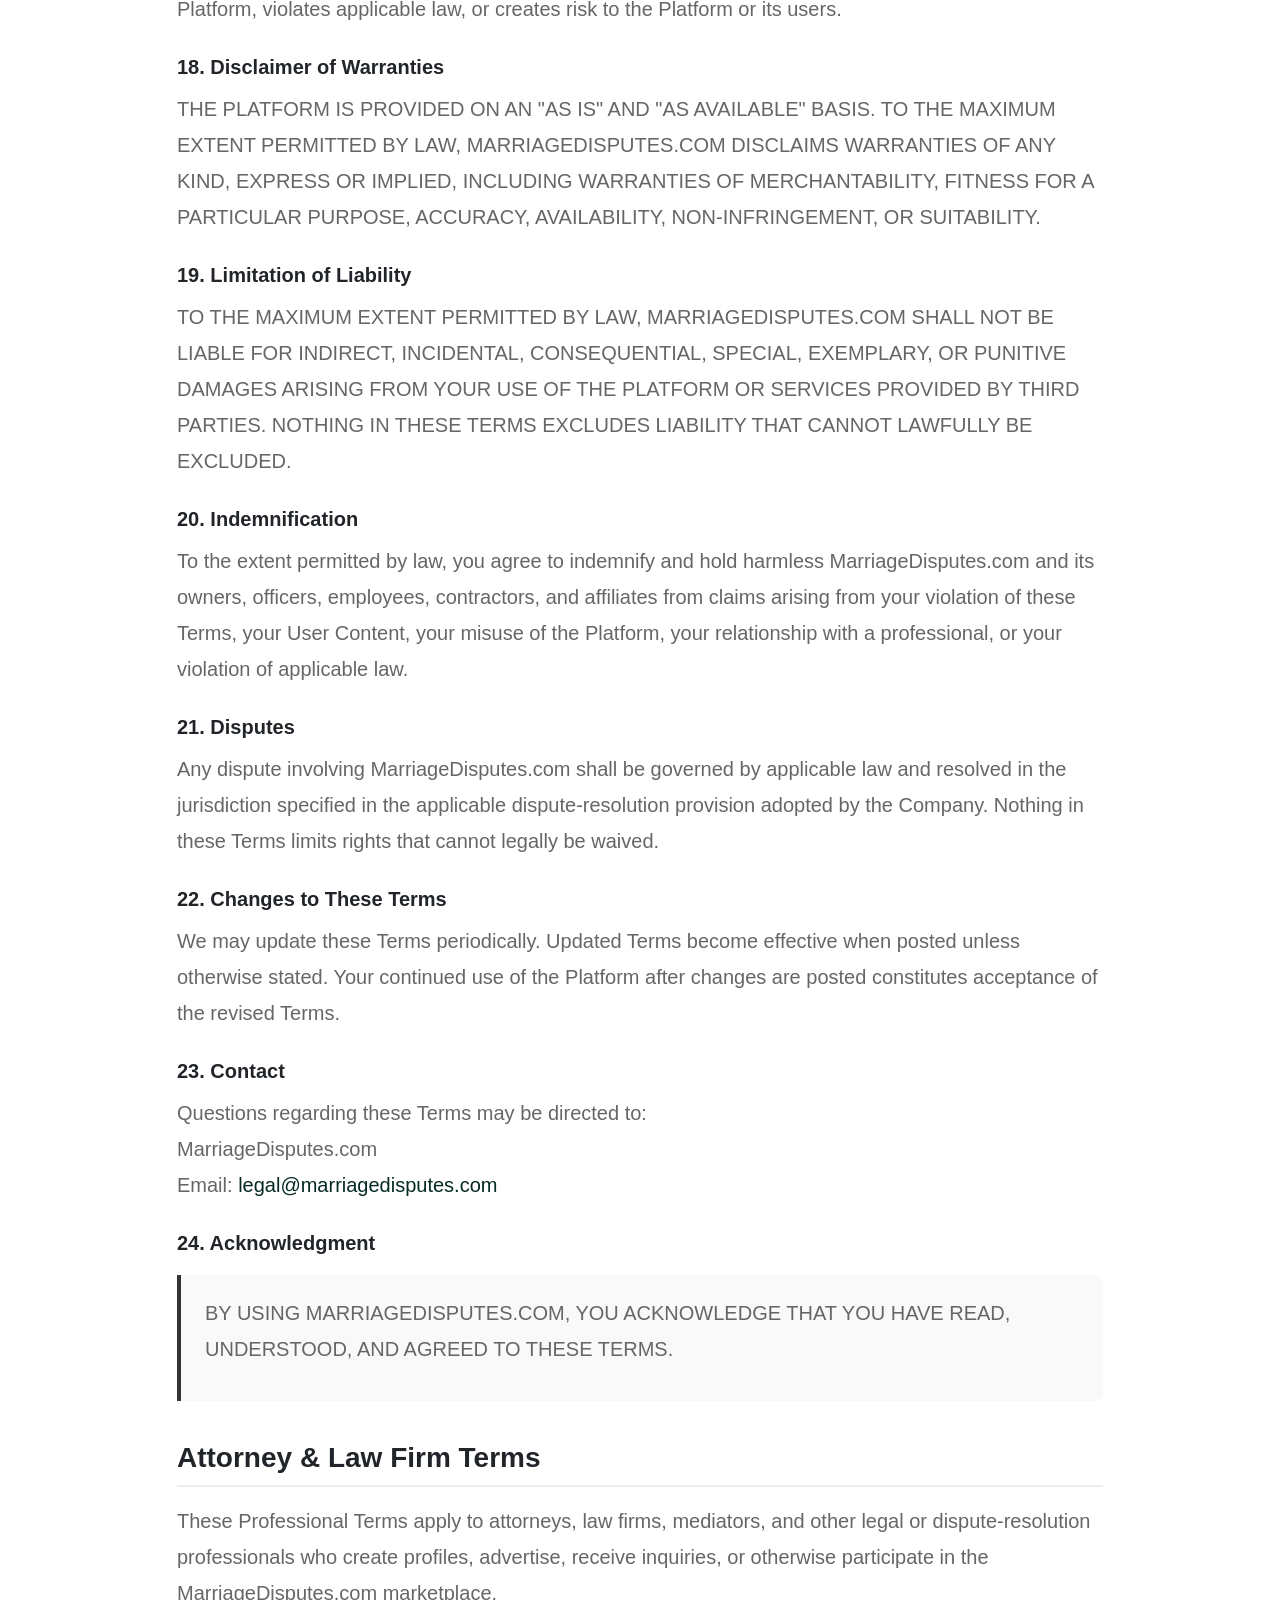
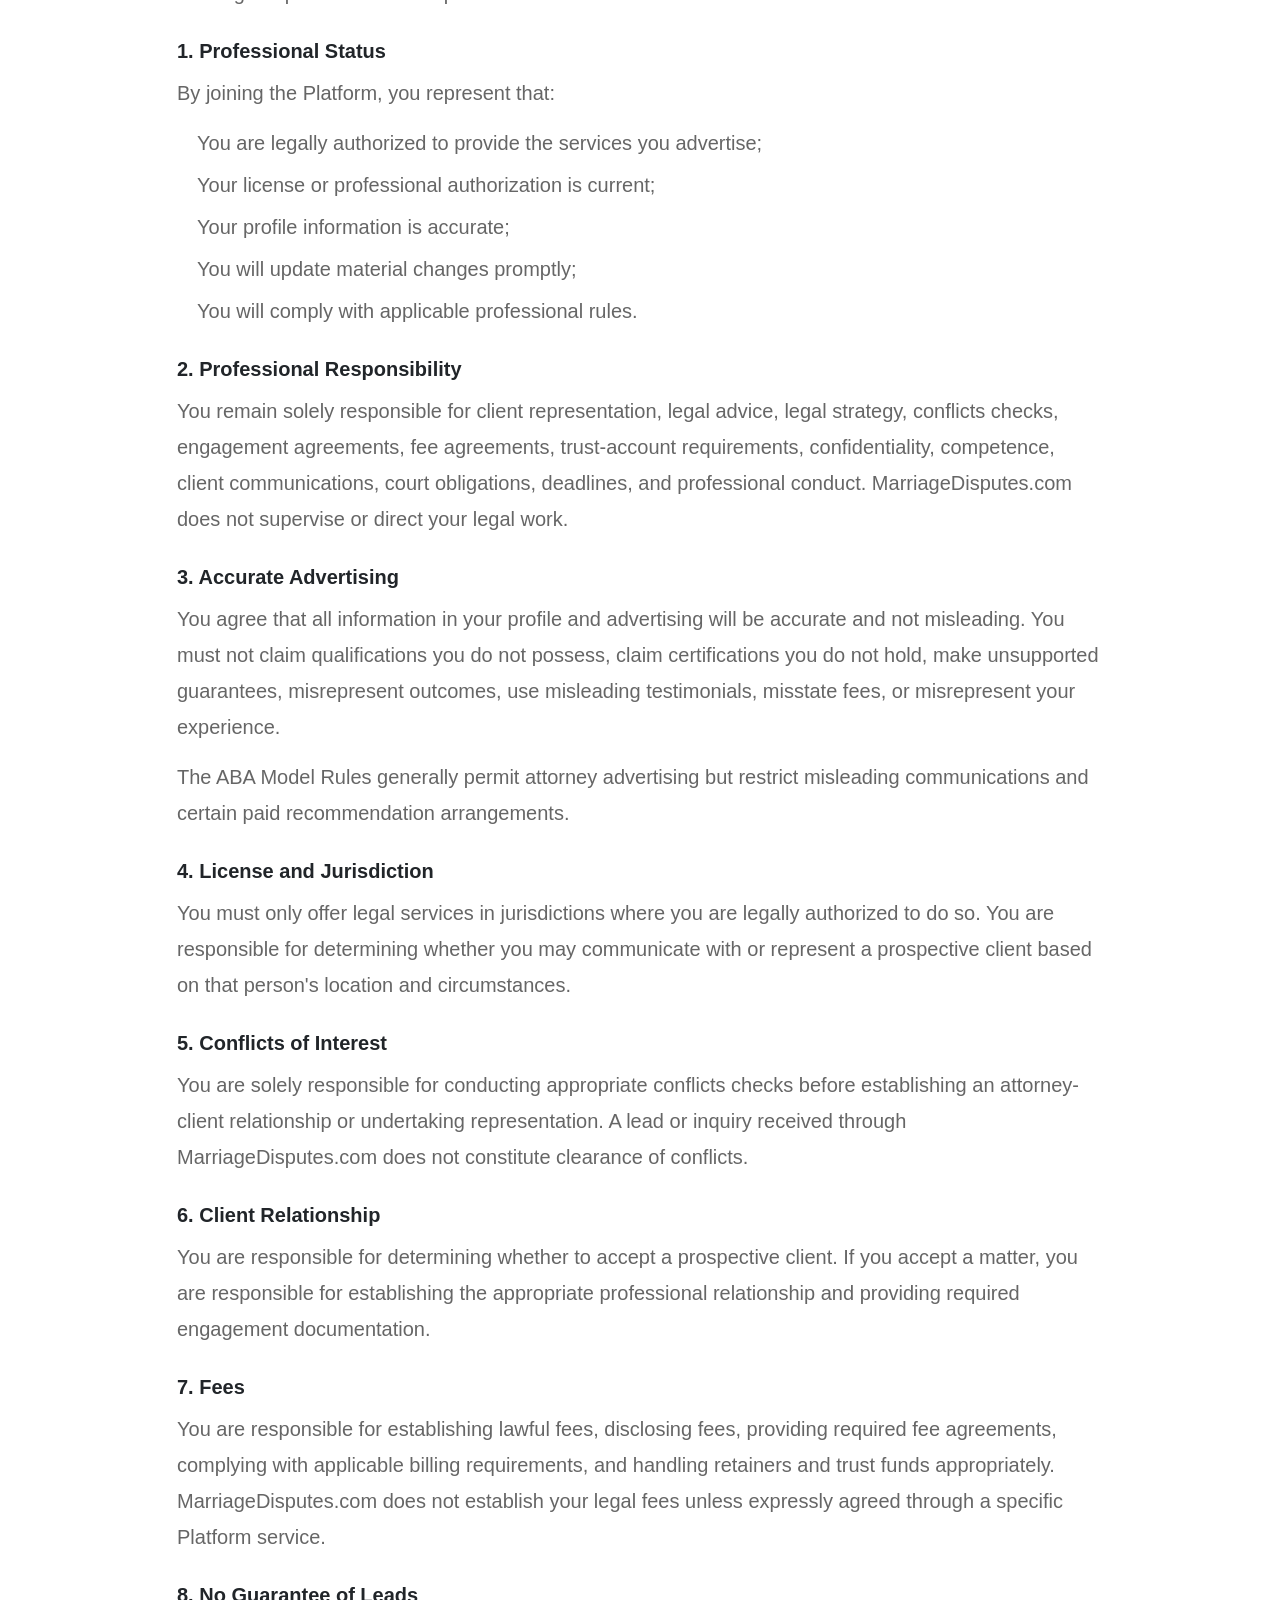
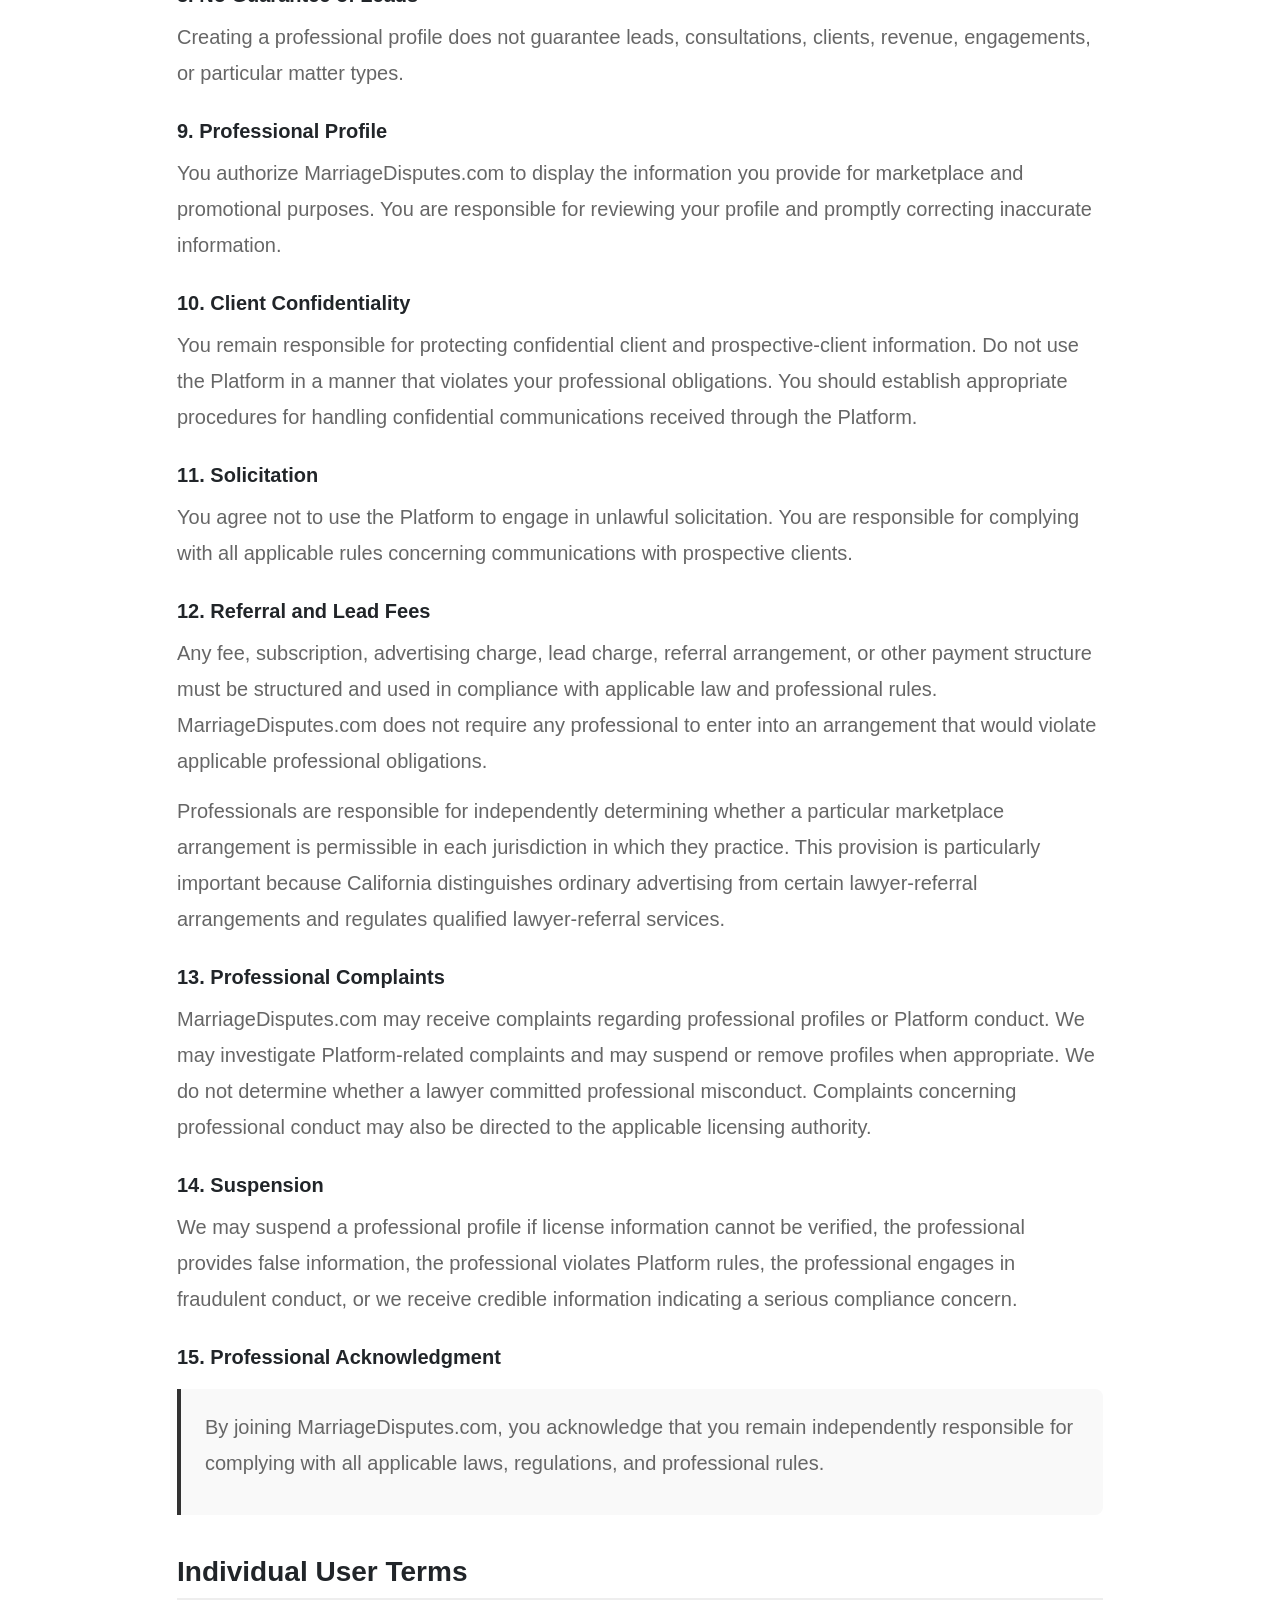
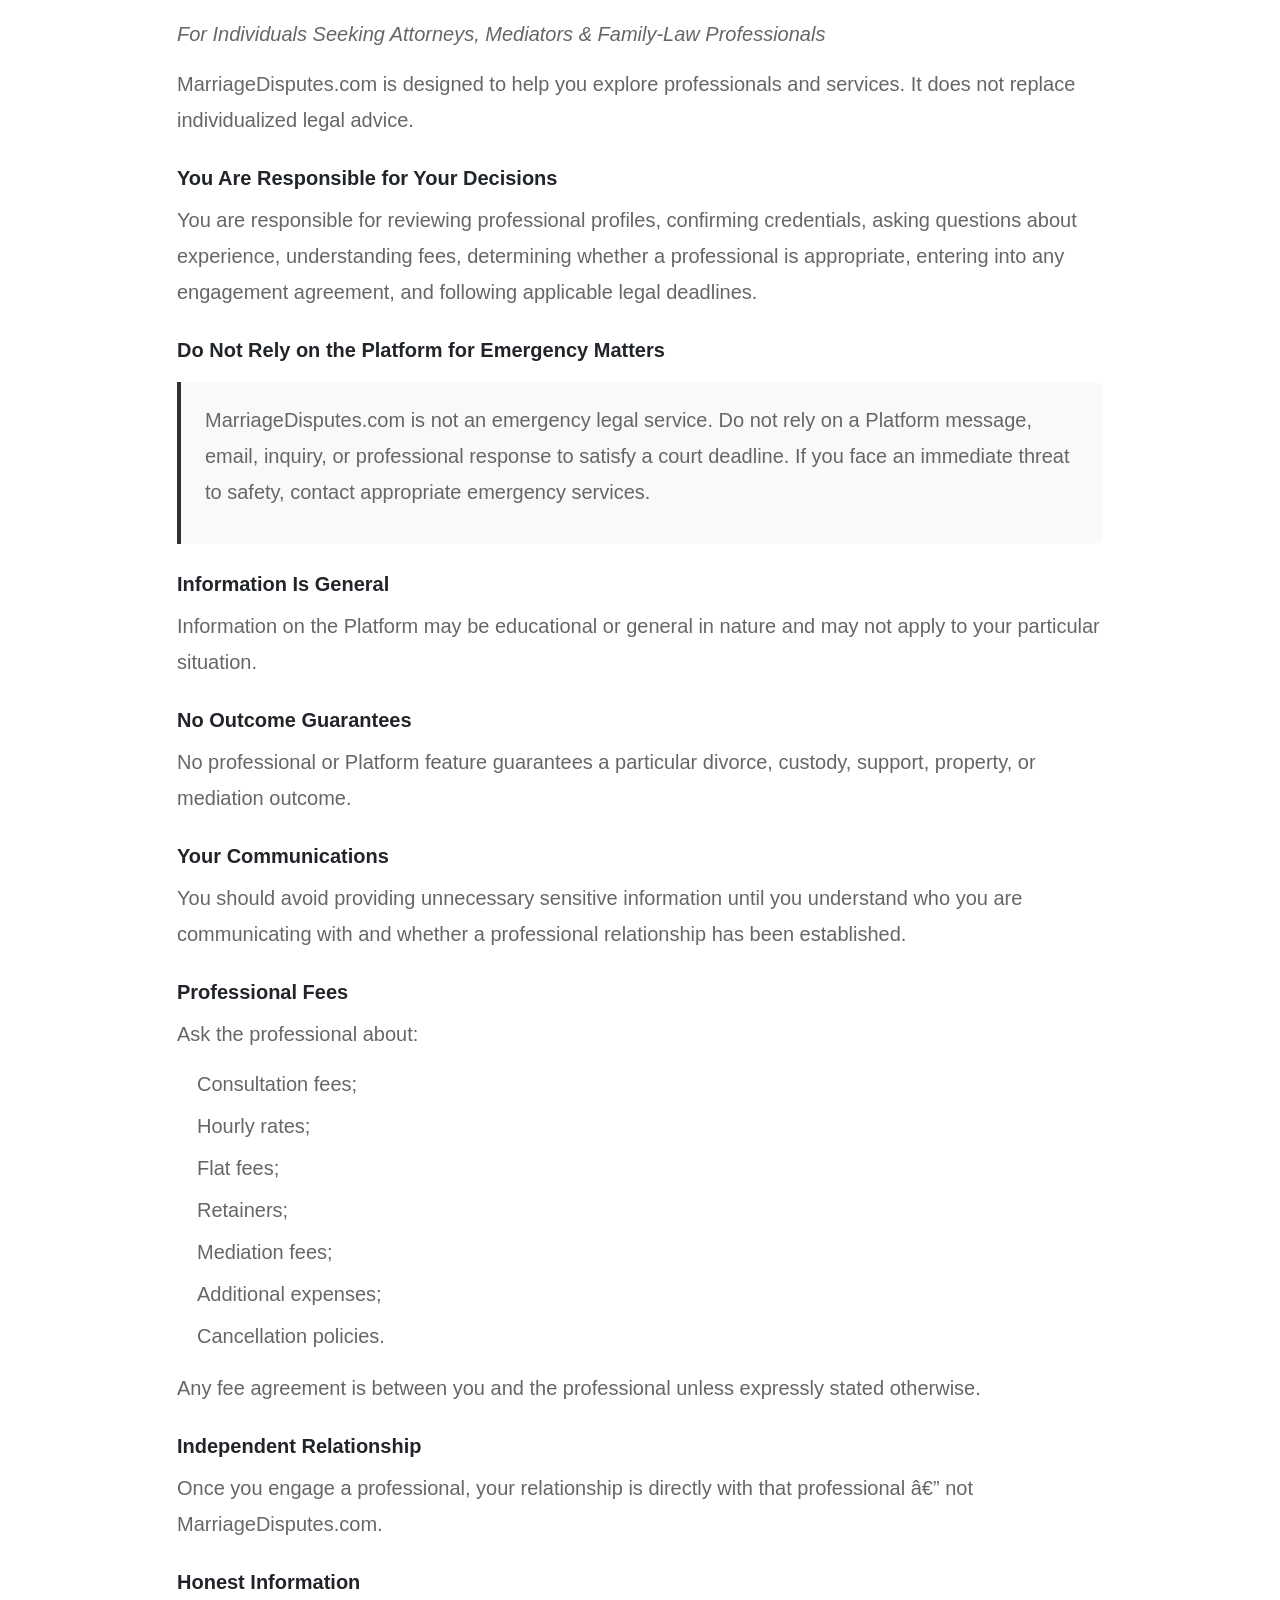
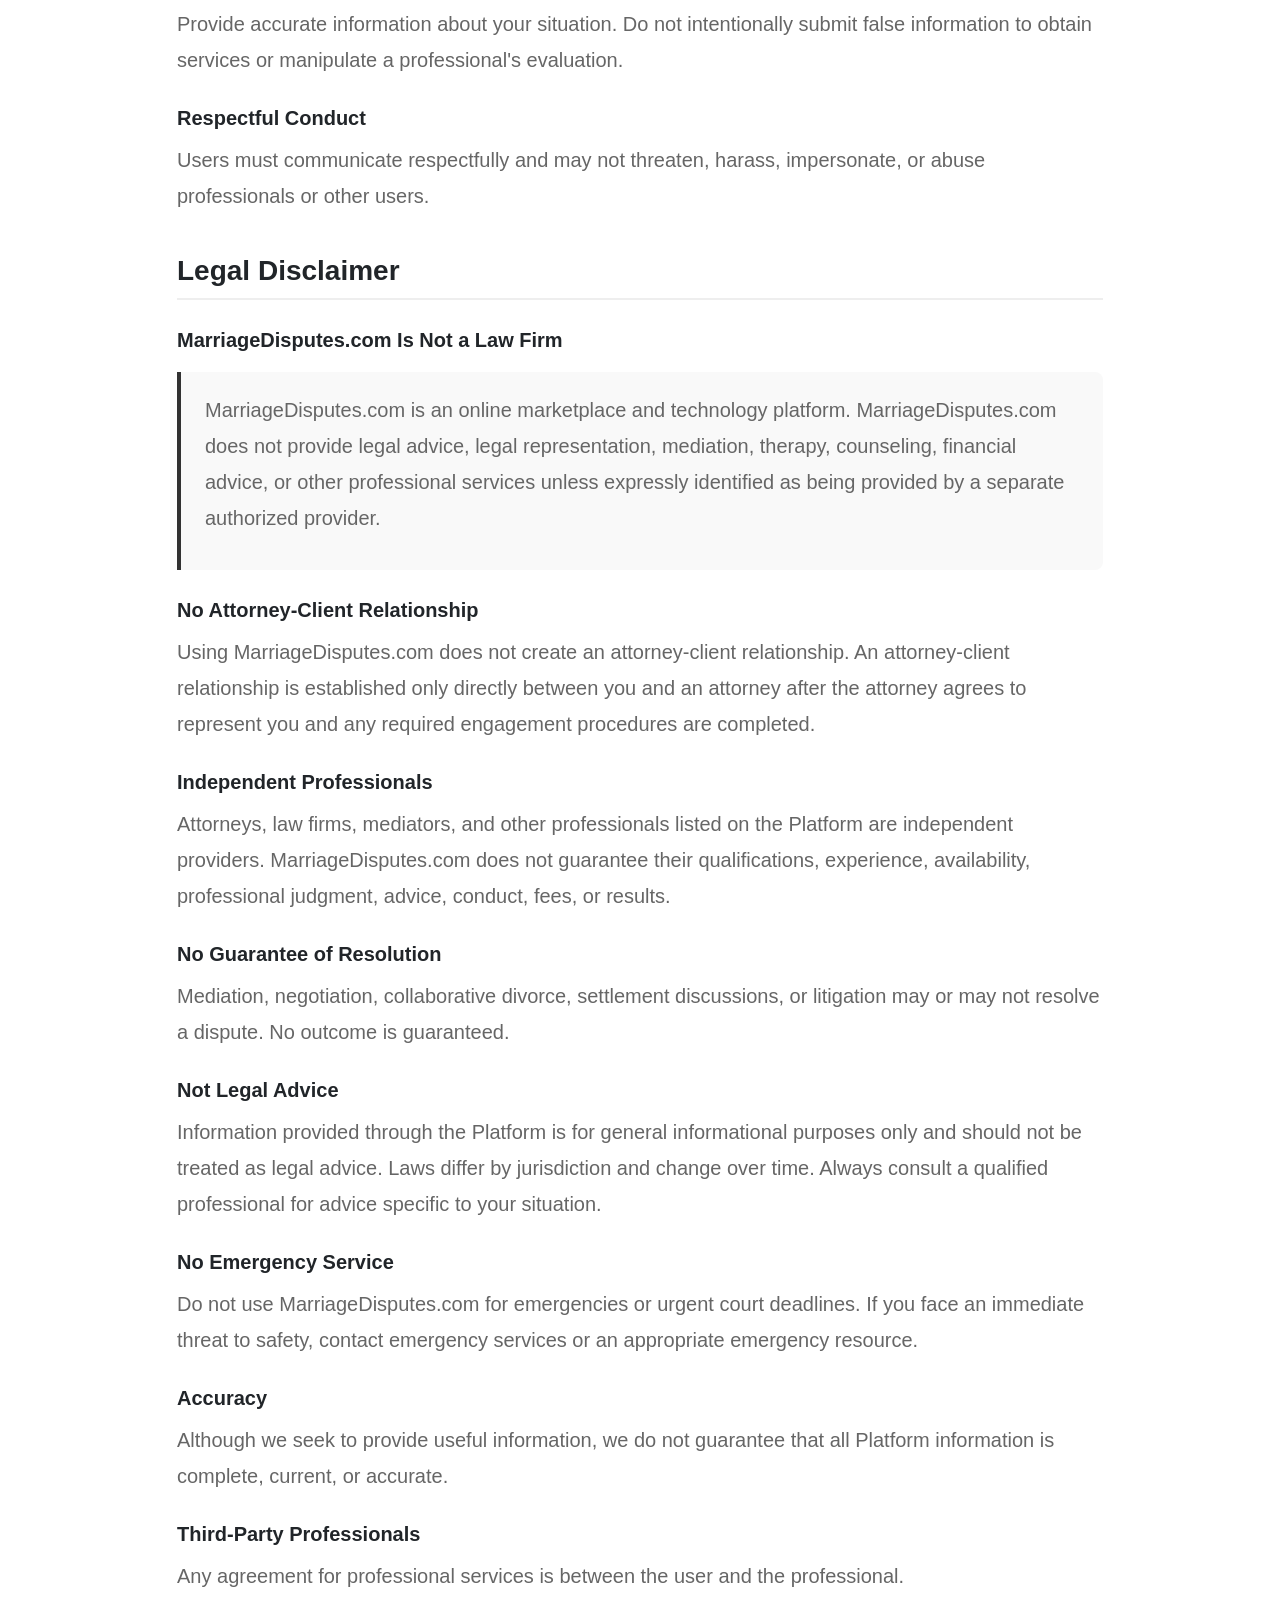
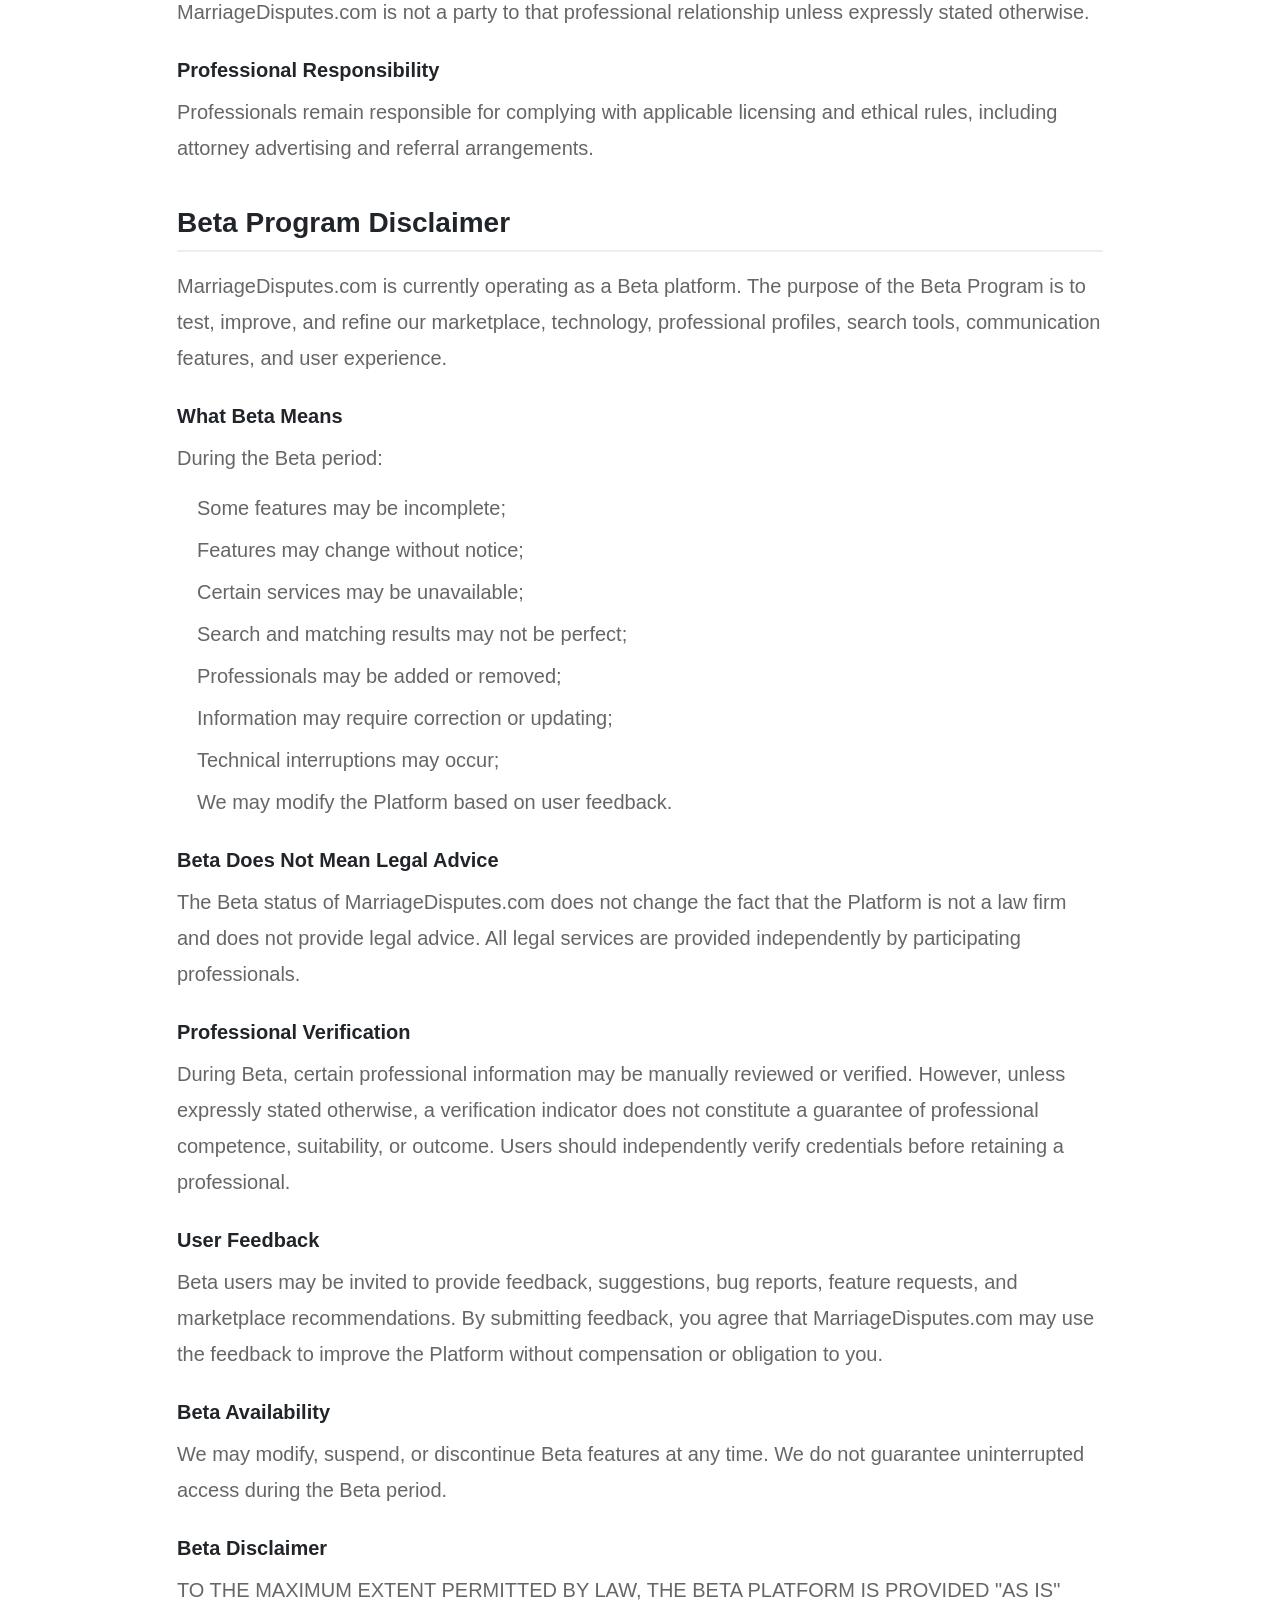
<file: tos.html>
﻿<!DOCTYPE html>
<html lang="en">
<head>
  <meta charset="UTF-8">
  <meta name="viewport" content="width=device-width, initial-scale=1.0">
  <meta http-equiv="X-UA-Compatible" content="ie=edge">
  <meta name="description" content="Terms & Conditions and Privacy Policy for MarriageDisputes.com">
  <title>Terms &amp; Conditions | Privacy Policy | MarriageDisputes.com</title>
  <link rel="shortcut icon" href="assets/img/logo/logo-color.png">
  <link rel="stylesheet" href="assets/css/plugins/bootstrap.min.css">
  <link rel="stylesheet" href="assets/css/plugins/fontawesome.css">
  <link rel="stylesheet" href="assets/css/plugins/sidebar.css">
  <link rel="stylesheet" href="assets/css/plugins/aos.css">
  <link rel="stylesheet" href="assets/css/plugins/mobile.css">
  <link rel="stylesheet" href="assets/css/plugins/nice-select.css">
  <link rel="stylesheet" href="assets/css/plugins/owl.carousel.min.css">
  <link rel="stylesheet" href="assets/css/plugins/modal-video.min.css">
  <link rel="stylesheet" href="assets/css/plugins/slick-slider.css">
  <link rel="stylesheet" href="assets/css/typography.css">
  <link rel="stylesheet" href="assets/scss/master.css">
  <script src="assets/js/plugins/jquery-3-6-0.min.js"></script>
  <script src="assets/js/plugins/waypoints.js"></script>
  <style>
    .legal-section { padding: 80px 0; }
    .legal-content h2 { font-size: 28px; margin: 40px 0 16px; padding-bottom: 10px; border-bottom: 2px solid #eee; }
    .legal-content h3 { font-size: 20px; margin: 28px 0 12px; font-weight: 600; }
    .legal-content h4 { font-size: 17px; margin: 20px 0 10px; font-weight: 600; }
    .legal-content p { color: #666; line-height: 1.8; margin-bottom: 14px; }
    .legal-content ul { color: #666; line-height: 1.8; margin-bottom: 16px; padding-left: 20px; }
    .legal-content ul li { margin-bottom: 6px; }
    .legal-content .notice-box { background: #f9f9f9; border-left: 4px solid #333; padding: 20px 24px; margin: 20px 0; border-radius: 0 8px 8px 0; }
    .legal-toc { background: #f9f9f9; padding: 24px; border-radius: 10px; margin-bottom: 40px; }
    .legal-toc ul { list-style: none; padding: 0; columns: 2; }
    .legal-toc ul li { padding: 4px 0; }
    .legal-toc ul li a { color: #333; font-weight: 500; }
    .legal-toc ul li a:hover { text-decoration: underline; }
    @media (max-width: 768px) { .legal-toc ul { columns: 1; } }
  </style>
</head>
<body class="inner-pages">

<!--===== PRELOADER =======-->
<div class="se-pre-con preloader5">
  <div class="outer"><div class="middle"><div class="inner">
    <div class="Preloader-icon"><img src="assets/img/logo/logo-white.png" alt=""></div>
  </div></div></div>
</div>
<div class="paginacontainer">
  <div class="progress-wrap">
    <svg class="progress-circle svg-content" width="100%" height="100%" viewBox="-1 -1 102 102">
      <path d="M50,1 a49,49 0 0,1 0,98 a49,49 0 0,1 0,-98"/>
    </svg>
  </div>
</div>

<!--===== HEADER =======-->
<header class="header about-bg d-none d-lg-block">
  <div class="header-area header homepage5 header-sticky" id="header">
    <div class="container-fluid">
      <div class="row">
        <div class="col-12">
          <div class="header-elements">
            <div class="site-logo">
              <a href="index.html"><img src="assets/img/logo/logo-color.png" alt="MarriageDisputes.com"></a>
            </div>
            <div class="main-menu-ex homepage5">
              <ul>
                <li><a href="index.html">Home</a></li>
                <li><a href="about.html">About Us</a></li>
                <li><a href="#">Services <span><i class="fa-solid fa-angle-down"></i></span></a>
                  <ul class="dropdown-padding">
                    <li><a href="services.html">All Services</a></li>
                    <li><a href="services.html#divorce">Divorce &amp; Separation</a></li>
                    <li><a href="services.html#mediation">Divorce Mediation</a></li>
                    <li><a href="services.html#custody">Child Custody &amp; Parenting</a></li>
                    <li><a href="services.html#support">Child &amp; Spousal Support</a></li>
                    <li><a href="services.html#property">Property &amp; Asset Division</a></li>
                    <li><a href="services.html#family-law">Family Law</a></li>
                  </ul>
                </li>
                <li><a href="contact.html">Find a Professional</a></li>
                <li><a href="index.html#how-it-works">How It Works</a></li>
                <li><a href="index.html#why-us">Why Us</a></li>
                <li><a href="for-professionals.html">For Professionals</a></li>
                <li><a href="faq.html">FAQ</a></li>
              </ul>
            </div>
            <div class="contact-3 d-lg-block d-none">
              <div class="consulting2 consulting3" style="display:flex;align-items:center;gap:10px;">
                <a href="contact.html" class="welcome5-btn" style="font-size:13px;padding:10px 18px;white-space:nowrap;">Find a Professional</a>
                <a href="for-professionals.html" class="welcome5-btn" style="font-size:13px;padding:10px 18px;white-space:nowrap;background:transparent;border:2px solid #1a1a2e;color:#1a1a2e;">Join as a Professional</a>
              </div>
            </div>
            <aside class="slide-bar slide-bar5">
              <div class="close-mobile-menu"><a class="tx-close"></a></div>
              <div class="sidebar-info sidebar-info5">
                <div class="sidebar-logo mb-30">
                  <a href="index.html"><img src="assets/img/logo/logo-color.png" alt="MarriageDisputes.com"></a>
                </div>
                <ul class="sidebar-menu list-unstyled">
                  <li><a href="about.html">About Us</a></li>
                  <li><a href="services.html">Services</a></li>
                  <li><a href="contact.html">Find a Professional</a></li>
                  <li><a href="index.html#how-it-works">How It Works</a></li>
                  <li><a href="index.html#why-us">Why Us</a></li>
                  <li><a href="for-professionals.html">For Professionals</a></li>
                  <li><a href="faq.html">FAQ</a></li>
                </ul>
                <div class="theme-btnarea">
                  <a href="contact.html" class="welcome5-btn">Find a Professional</a>
                </div>
              </div>
              <nav class="side-mobile-menu">
                <ul id="mobile-menu-active">
                  <li><a href="index.html">Home</a></li>
                  <li><a href="about.html">About Us</a></li>
                  <li><a href="services.html">Services</a></li>
                  <li><a href="contact.html">Find a Professional</a></li>
                  <li><a href="index.html#how-it-works">How It Works</a></li>
                  <li><a href="index.html#why-us">Why Us</a></li>
                  <li><a href="for-professionals.html">For Professionals</a></li>
                  <li><a href="faq.html">FAQ</a></li>
                </ul>
              </nav>
            </aside>
            <div class="header-search-form-wrapper">
              <div class="tx-search-close tx-close"><i class="fa-solid fa-xmark"></i></div>
              <div class="header-search-container">
                <form role="search" class="search-form">
                  <input type="search" class="search-field" placeholder="Search â€¦" value="" name="s">
                  <button type="submit" class="search-submit"><i class="fa-solid fa-magnifying-glass"></i></button>
                </form>
              </div>
            </div>
            <div class="body-overlay"></div>
          </div>
        </div>
      </div>
    </div>
  </div>
</header>

<!--===== MOBILE HEADER =======-->
<div class="mobile-header mobile-homepage5 d-block d-lg-none">
  <div class="container-fluid">
    <div class="col-12">
      <div class="mobile-header-elements">
        <div class="mobile-logo">
          <a href="index.html"><img src="assets/img/logo/logo-color.png" alt="MarriageDisputes.com"></a>
        </div>
        <div class="mobile-nav-icon dots-menu"><i class="fa-solid fa-bars"></i></div>
      </div>
    </div>
  </div>
</div>
<div class="mobile-sidebar sidebar5">
  <div class="logosicon-area">
    <div class="logos"><img src="assets/img/logo/logo-color.png" alt=""></div>
    <div class="menu-close"><i class="fa-solid fa-xmark"></i></div>
  </div>
  <div class="mobile-nav">
    <ul class="mobile-nav-list">
      <li><a href="index.html">Home</a></li>
      <li><a href="about.html">About Us</a></li>
      <li><a href="services.html">Services</a></li>
      <li><a href="contact.html">Find a Professional</a></li>
      <li><a href="index.html#how-it-works">How It Works</a></li>
      <li><a href="index.html#why-us">Why Us</a></li>
      <li><a href="for-professionals.html">For Professionals</a></li>
      <li><a href="faq.html">FAQ</a></li>
    </ul>
    <div class="allmobilesection">
      <a href="contact.html" class="welcome5-btn">Find a Professional</a>
    </div>
  </div>
</div>

<!--===== PAGE BANNER =======-->
<div class="welcome-inner-section-area" style="background-image: url(assets/img/bacground/inner-bg.png); background-position: center; background-repeat: no-repeat; background-size: cover;">
  <img src="assets/img/elements/elementor40.png" alt="" class="elementor40 keyframe3 d-lg-block d-none">
  <div class="container">
    <div class="row">
      <div class="col-lg-3 m-auto">
        <div class="welcome-inner-header text-center">
          <h1>Terms &amp; Privacy</h1>
          <a href="index.html">Home <span><i class="fa-light fa-angle-right"></i></span> Terms &amp; Privacy</a>
          <img src="assets/img/elements/elementor20.png" alt="">
        </div>
      </div>
    </div>
  </div>
</div>

<!--===== LEGAL CONTENT =======-->
<div class="legal-section">
  <div class="container">
    <div class="row">
      <div class="col-lg-10 m-auto">

        <!-- Table of Contents -->
        <div class="legal-toc">
          <h3 style="margin-bottom:14px;">Contents</h3>
          <ul>
            <li><a href="#terms">Terms &amp; Conditions</a></li>
            <li><a href="#attorney-terms">Attorney &amp; Law Firm Terms</a></li>
            <li><a href="#user-terms">Individual User Terms</a></li>
            <li><a href="#disclaimer">Legal Disclaimer</a></li>
            <li><a href="#beta">Beta Program Disclaimer</a></li>
            <li><a href="#privacy">Privacy Policy</a></li>
          </ul>
        </div>

        <div class="legal-content">

          <!-- TERMS & CONDITIONS -->
          <div id="terms">
            <h2>Terms &amp; Conditions</h2>
            <p><strong>Effective Date:</strong> [Insert Date] &nbsp;&nbsp; <strong>Last Updated:</strong> [Insert Date]</p>
            <p>Welcome to MarriageDisputes.com ("MarriageDisputes," "we," "us," or "our"). These Terms &amp; Conditions ("Terms") govern your access to and use of the MarriageDisputes.com website, marketplace, applications, communications, profiles, tools, and related services (collectively, the "Platform").</p>
            <p>By accessing or using the Platform, you agree to these Terms. If you do not agree, please do not use the Platform.</p>

            <h3>1. About MarriageDisputes.com</h3>
            <p>MarriageDisputes.com is an online marketplace designed to help individuals and families discover and connect with independent attorneys, law firms, mediators, and other professionals who may provide services relating to divorce, family law, mediation, negotiation, and dispute resolution.</p>
            <p><strong>MarriageDisputes.com is not a law firm, does not practice law, and does not provide legal advice or legal representation.</strong> Unless expressly stated otherwise, professionals listed on the Platform are independent providers and are not employees, agents, partners, or representatives of MarriageDisputes.com.</p>

            <h3>2. Eligibility</h3>
            <p>You must be at least 18 years old to create an account or use the Platform for the purpose of seeking or providing professional services.</p>
            <p>By using the Platform, you represent that:</p>
            <ul>
              <li>You are legally capable of entering into these Terms;</li>
              <li>Information you provide is accurate and current;</li>
              <li>You will comply with applicable laws and regulations;</li>
              <li>You will not use the Platform for unlawful purposes.</li>
            </ul>

            <h3>3. Marketplace Services</h3>
            <p>MarriageDisputes.com may provide tools that allow users to:</p>
            <ul>
              <li>Search for professionals;</li>
              <li>Review professional profiles;</li>
              <li>Submit inquiries;</li>
              <li>Request consultations;</li>
              <li>Communicate with professionals;</li>
              <li>Compare professional information;</li>
              <li>Schedule consultations where available;</li>
              <li>Purchase or request professional services where supported;</li>
              <li>Leave reviews or feedback where enabled.</li>
            </ul>
            <p>MarriageDisputes.com does not guarantee that a particular professional will accept a matter, respond to an inquiry, provide a consultation, enter into an engagement, or achieve a particular result.</p>

            <h3>4. No Attorney-Client Relationship</h3>
            <div class="notice-box">
              <p><strong>Use of MarriageDisputes.com does not create an attorney-client relationship</strong> between you and MarriageDisputes.com or between you and any attorney merely because you:</p>
              <ul>
                <li>Visit the Platform;</li>
                <li>Create an account;</li>
                <li>Submit information;</li>
                <li>Complete an intake form;</li>
                <li>Contact a professional;</li>
                <li>Receive a response;</li>
                <li>Request a consultation; or</li>
                <li>Use any automated or technology-assisted feature.</li>
              </ul>
            </div>
            <p>An attorney-client relationship exists only if you separately establish such a relationship with an attorney under the attorney's applicable professional rules and engagement procedures.</p>

            <h3>5. Independent Professionals</h3>
            <p>Attorneys, law firms, mediators, and other professionals using the Platform are independent providers. MarriageDisputes.com does not:</p>
            <ul>
              <li>Direct their professional judgment;</li>
              <li>Control how they provide legal services;</li>
              <li>Establish attorney-client relationships;</li>
              <li>Determine legal strategies;</li>
              <li>Guarantee their qualifications beyond any verification expressly identified by the Platform;</li>
              <li>Guarantee their availability;</li>
              <li>Guarantee their fees;</li>
              <li>Guarantee their results.</li>
            </ul>
            <p>Users are responsible for evaluating and selecting professionals.</p>

            <h3>6. Professional Credentials</h3>
            <p>Where appropriate, MarriageDisputes.com may permit professionals to provide information regarding licenses, bar admissions, professional experience, education, certifications, practice areas, mediation experience, and professional organizations.</p>
            <p>We may verify certain information, but users should independently confirm professional credentials before retaining a professional. A profile or verification badge does not constitute a guarantee of professional competence or suitability.</p>

            <h3>7. User Content</h3>
            <p>Users may submit information, questions, reviews, descriptions, documents, photographs, messages, or other content ("User Content"). You are responsible for the accuracy, legality, and appropriateness of your User Content.</p>
            <p>You agree not to submit false or misleading information, fraudulent documents, malicious software, content violating another person's privacy, threatening or abusive material, content that violates applicable law, or information you are prohibited from disclosing.</p>
            <p>You grant MarriageDisputes.com a limited license to host, store, process, display, and transmit User Content as reasonably necessary to operate the Platform, subject to our Privacy Policy.</p>

            <h3>8. Sensitive Information</h3>
            <div class="notice-box">
              <p>Family-law matters frequently involve highly sensitive information. You should not submit unnecessary confidential, privileged, financial, medical, identifying, or other sensitive information through public portions of the Platform. Before sending confidential information to a professional, confirm that the professional has agreed to receive it and understand whether an attorney-client, mediator-client, or other professional relationship has been established.</p>
            </div>

            <h3>9. Communications</h3>
            <p>The Platform may facilitate communications between users and professionals. MarriageDisputes.com does not guarantee delivery, receipt, response times, availability, or confidentiality of communications before an appropriate professional relationship exists.</p>
            <p>Do not rely on the Platform for emergency legal deadlines or court filing deadlines.</p>

            <h3>10. Fees and Payments</h3>
            <p>Professionals are responsible for establishing their own fees and billing arrangements with their clients unless a specific Platform service expressly provides otherwise.</p>
            <p>MarriageDisputes.com may charge professionals subscription, advertising, membership, technology, administrative, or other permissible marketplace fees. Any fees applicable to users will be disclosed before payment. Nothing in these Terms requires a professional to accept a matter.</p>

            <h3>11. Reviews and Ratings</h3>
            <p>Where reviews or ratings are available, users must provide honest and accurate feedback based on their actual experience. MarriageDisputes.com does not guarantee the accuracy of reviews.</p>
            <p>We may remove reviews that are fake, fraudulent, abusive, defamatory, unrelated, promotional, or submitted in violation of these Terms.</p>

            <h3>12. Prohibited Use</h3>
            <p>You may not use the Platform to commit fraud, impersonate another person, misrepresent professional credentials, harass another user, circumvent Platform security, scrape or copy Platform content without authorization, send spam, upload malicious code, manipulate reviews, use the Platform for unlawful solicitation, interfere with Platform operations, attempt unauthorized access, or violate applicable professional rules.</p>

            <h3>13. Professional Ethics</h3>
            <p>Professionals are solely responsible for complying with all applicable professional and ethical obligations, including applicable rules concerning advertising, solicitation, conflicts of interest, confidentiality, client communication, fee agreements, professional competence, multijurisdictional practice, referral arrangements, fee sharing, technology, and data protection.</p>
            <p>For example, California's Rules of Professional Conduct regulate attorney advertising, referrals, solicitation, and financial arrangements with nonlawyers.</p>

            <h3>14. No Guarantee of Results</h3>
            <p>MarriageDisputes.com does not guarantee settlement, mediation success, divorce outcomes, custody outcomes, support awards, property division results, court decisions, attorney performance, or professional availability.</p>

            <h3>15. Third-Party Services</h3>
            <p>The Platform may contain links to third-party websites and services. MarriageDisputes.com is not responsible for third-party websites, services, content, policies, or conduct.</p>

            <h3>16. Intellectual Property</h3>
            <p>The Platform and its original content, branding, software, graphics, text, design, and functionality are owned by or licensed to MarriageDisputes.com and protected by applicable law. You may not reproduce, modify, distribute, sell, or exploit Platform content without written authorization.</p>

            <h3>17. Suspension and Termination</h3>
            <p>We may suspend or terminate accounts or access when we reasonably believe that a user violates these Terms, provides false information, engages in fraudulent activity, threatens users, misuses the Platform, violates applicable law, or creates risk to the Platform or its users.</p>

            <h3>18. Disclaimer of Warranties</h3>
            <p>THE PLATFORM IS PROVIDED ON AN "AS IS" AND "AS AVAILABLE" BASIS. TO THE MAXIMUM EXTENT PERMITTED BY LAW, MARRIAGEDISPUTES.COM DISCLAIMS WARRANTIES OF ANY KIND, EXPRESS OR IMPLIED, INCLUDING WARRANTIES OF MERCHANTABILITY, FITNESS FOR A PARTICULAR PURPOSE, ACCURACY, AVAILABILITY, NON-INFRINGEMENT, OR SUITABILITY.</p>

            <h3>19. Limitation of Liability</h3>
            <p>TO THE MAXIMUM EXTENT PERMITTED BY LAW, MARRIAGEDISPUTES.COM SHALL NOT BE LIABLE FOR INDIRECT, INCIDENTAL, CONSEQUENTIAL, SPECIAL, EXEMPLARY, OR PUNITIVE DAMAGES ARISING FROM YOUR USE OF THE PLATFORM OR SERVICES PROVIDED BY THIRD PARTIES. NOTHING IN THESE TERMS EXCLUDES LIABILITY THAT CANNOT LAWFULLY BE EXCLUDED.</p>

            <h3>20. Indemnification</h3>
            <p>To the extent permitted by law, you agree to indemnify and hold harmless MarriageDisputes.com and its owners, officers, employees, contractors, and affiliates from claims arising from your violation of these Terms, your User Content, your misuse of the Platform, your relationship with a professional, or your violation of applicable law.</p>

            <h3>21. Disputes</h3>
            <p>Any dispute involving MarriageDisputes.com shall be governed by applicable law and resolved in the jurisdiction specified in the applicable dispute-resolution provision adopted by the Company. Nothing in these Terms limits rights that cannot legally be waived.</p>

            <h3>22. Changes to These Terms</h3>
            <p>We may update these Terms periodically. Updated Terms become effective when posted unless otherwise stated. Your continued use of the Platform after changes are posted constitutes acceptance of the revised Terms.</p>

            <h3>23. Contact</h3>
            <p>Questions regarding these Terms may be directed to:<br>
            MarriageDisputes.com<br>
            Email: <a href="mailto:legal@marriagedisputes.com">legal@marriagedisputes.com</a></p>

            <h3>24. Acknowledgment</h3>
            <div class="notice-box">
              <p>BY USING MARRIAGEDISPUTES.COM, YOU ACKNOWLEDGE THAT YOU HAVE READ, UNDERSTOOD, AND AGREED TO THESE TERMS.</p>
            </div>
          </div>

          <!-- ATTORNEY & LAW FIRM TERMS -->
          <div id="attorney-terms">
            <h2>Attorney &amp; Law Firm Terms</h2>
            <p>These Professional Terms apply to attorneys, law firms, mediators, and other legal or dispute-resolution professionals who create profiles, advertise, receive inquiries, or otherwise participate in the MarriageDisputes.com marketplace.</p>

            <h3>1. Professional Status</h3>
            <p>By joining the Platform, you represent that:</p>
            <ul>
              <li>You are legally authorized to provide the services you advertise;</li>
              <li>Your license or professional authorization is current;</li>
              <li>Your profile information is accurate;</li>
              <li>You will update material changes promptly;</li>
              <li>You will comply with applicable professional rules.</li>
            </ul>

            <h3>2. Professional Responsibility</h3>
            <p>You remain solely responsible for client representation, legal advice, legal strategy, conflicts checks, engagement agreements, fee agreements, trust-account requirements, confidentiality, competence, client communications, court obligations, deadlines, and professional conduct. MarriageDisputes.com does not supervise or direct your legal work.</p>

            <h3>3. Accurate Advertising</h3>
            <p>You agree that all information in your profile and advertising will be accurate and not misleading. You must not claim qualifications you do not possess, claim certifications you do not hold, make unsupported guarantees, misrepresent outcomes, use misleading testimonials, misstate fees, or misrepresent your experience.</p>
            <p>The ABA Model Rules generally permit attorney advertising but restrict misleading communications and certain paid recommendation arrangements.</p>

            <h3>4. License and Jurisdiction</h3>
            <p>You must only offer legal services in jurisdictions where you are legally authorized to do so. You are responsible for determining whether you may communicate with or represent a prospective client based on that person's location and circumstances.</p>

            <h3>5. Conflicts of Interest</h3>
            <p>You are solely responsible for conducting appropriate conflicts checks before establishing an attorney-client relationship or undertaking representation. A lead or inquiry received through MarriageDisputes.com does not constitute clearance of conflicts.</p>

            <h3>6. Client Relationship</h3>
            <p>You are responsible for determining whether to accept a prospective client. If you accept a matter, you are responsible for establishing the appropriate professional relationship and providing required engagement documentation.</p>

            <h3>7. Fees</h3>
            <p>You are responsible for establishing lawful fees, disclosing fees, providing required fee agreements, complying with applicable billing requirements, and handling retainers and trust funds appropriately. MarriageDisputes.com does not establish your legal fees unless expressly agreed through a specific Platform service.</p>

            <h3>8. No Guarantee of Leads</h3>
            <p>Creating a professional profile does not guarantee leads, consultations, clients, revenue, engagements, or particular matter types.</p>

            <h3>9. Professional Profile</h3>
            <p>You authorize MarriageDisputes.com to display the information you provide for marketplace and promotional purposes. You are responsible for reviewing your profile and promptly correcting inaccurate information.</p>

            <h3>10. Client Confidentiality</h3>
            <p>You remain responsible for protecting confidential client and prospective-client information. Do not use the Platform in a manner that violates your professional obligations. You should establish appropriate procedures for handling confidential communications received through the Platform.</p>

            <h3>11. Solicitation</h3>
            <p>You agree not to use the Platform to engage in unlawful solicitation. You are responsible for complying with all applicable rules concerning communications with prospective clients.</p>

            <h3>12. Referral and Lead Fees</h3>
            <p>Any fee, subscription, advertising charge, lead charge, referral arrangement, or other payment structure must be structured and used in compliance with applicable law and professional rules. MarriageDisputes.com does not require any professional to enter into an arrangement that would violate applicable professional obligations.</p>
            <p>Professionals are responsible for independently determining whether a particular marketplace arrangement is permissible in each jurisdiction in which they practice. This provision is particularly important because California distinguishes ordinary advertising from certain lawyer-referral arrangements and regulates qualified lawyer-referral services.</p>

            <h3>13. Professional Complaints</h3>
            <p>MarriageDisputes.com may receive complaints regarding professional profiles or Platform conduct. We may investigate Platform-related complaints and may suspend or remove profiles when appropriate. We do not determine whether a lawyer committed professional misconduct. Complaints concerning professional conduct may also be directed to the applicable licensing authority.</p>

            <h3>14. Suspension</h3>
            <p>We may suspend a professional profile if license information cannot be verified, the professional provides false information, the professional violates Platform rules, the professional engages in fraudulent conduct, or we receive credible information indicating a serious compliance concern.</p>

            <h3>15. Professional Acknowledgment</h3>
            <div class="notice-box">
              <p>By joining MarriageDisputes.com, you acknowledge that you remain independently responsible for complying with all applicable laws, regulations, and professional rules.</p>
            </div>
          </div>

          <!-- INDIVIDUAL USER TERMS -->
          <div id="user-terms">
            <h2>Individual User Terms</h2>
            <p><em>For Individuals Seeking Attorneys, Mediators &amp; Family-Law Professionals</em></p>
            <p>MarriageDisputes.com is designed to help you explore professionals and services. It does not replace individualized legal advice.</p>

            <h3>You Are Responsible for Your Decisions</h3>
            <p>You are responsible for reviewing professional profiles, confirming credentials, asking questions about experience, understanding fees, determining whether a professional is appropriate, entering into any engagement agreement, and following applicable legal deadlines.</p>

            <h3>Do Not Rely on the Platform for Emergency Matters</h3>
            <div class="notice-box">
              <p>MarriageDisputes.com is not an emergency legal service. Do not rely on a Platform message, email, inquiry, or professional response to satisfy a court deadline. If you face an immediate threat to safety, contact appropriate emergency services.</p>
            </div>

            <h3>Information Is General</h3>
            <p>Information on the Platform may be educational or general in nature and may not apply to your particular situation.</p>

            <h3>No Outcome Guarantees</h3>
            <p>No professional or Platform feature guarantees a particular divorce, custody, support, property, or mediation outcome.</p>

            <h3>Your Communications</h3>
            <p>You should avoid providing unnecessary sensitive information until you understand who you are communicating with and whether a professional relationship has been established.</p>

            <h3>Professional Fees</h3>
            <p>Ask the professional about:</p>
            <ul>
              <li>Consultation fees;</li>
              <li>Hourly rates;</li>
              <li>Flat fees;</li>
              <li>Retainers;</li>
              <li>Mediation fees;</li>
              <li>Additional expenses;</li>
              <li>Cancellation policies.</li>
            </ul>
            <p>Any fee agreement is between you and the professional unless expressly stated otherwise.</p>

            <h3>Independent Relationship</h3>
            <p>Once you engage a professional, your relationship is directly with that professional â€” not MarriageDisputes.com.</p>

            <h3>Honest Information</h3>
            <p>Provide accurate information about your situation. Do not intentionally submit false information to obtain services or manipulate a professional's evaluation.</p>

            <h3>Respectful Conduct</h3>
            <p>Users must communicate respectfully and may not threaten, harass, impersonate, or abuse professionals or other users.</p>
          </div>

          <!-- LEGAL DISCLAIMER -->
          <div id="disclaimer">
            <h2>Legal Disclaimer</h2>

            <h3>MarriageDisputes.com Is Not a Law Firm</h3>
            <div class="notice-box">
              <p>MarriageDisputes.com is an online marketplace and technology platform. MarriageDisputes.com does not provide legal advice, legal representation, mediation, therapy, counseling, financial advice, or other professional services unless expressly identified as being provided by a separate authorized provider.</p>
            </div>

            <h3>No Attorney-Client Relationship</h3>
            <p>Using MarriageDisputes.com does not create an attorney-client relationship. An attorney-client relationship is established only directly between you and an attorney after the attorney agrees to represent you and any required engagement procedures are completed.</p>

            <h3>Independent Professionals</h3>
            <p>Attorneys, law firms, mediators, and other professionals listed on the Platform are independent providers. MarriageDisputes.com does not guarantee their qualifications, experience, availability, professional judgment, advice, conduct, fees, or results.</p>

            <h3>No Guarantee of Resolution</h3>
            <p>Mediation, negotiation, collaborative divorce, settlement discussions, or litigation may or may not resolve a dispute. No outcome is guaranteed.</p>

            <h3>Not Legal Advice</h3>
            <p>Information provided through the Platform is for general informational purposes only and should not be treated as legal advice. Laws differ by jurisdiction and change over time. Always consult a qualified professional for advice specific to your situation.</p>

            <h3>No Emergency Service</h3>
            <p>Do not use MarriageDisputes.com for emergencies or urgent court deadlines. If you face an immediate threat to safety, contact emergency services or an appropriate emergency resource.</p>

            <h3>Accuracy</h3>
            <p>Although we seek to provide useful information, we do not guarantee that all Platform information is complete, current, or accurate.</p>

            <h3>Third-Party Professionals</h3>
            <p>Any agreement for professional services is between the user and the professional. MarriageDisputes.com is not a party to that professional relationship unless expressly stated otherwise.</p>

            <h3>Professional Responsibility</h3>
            <p>Professionals remain responsible for complying with applicable licensing and ethical rules, including attorney advertising and referral arrangements.</p>
          </div>

          <!-- BETA PROGRAM DISCLAIMER -->
          <div id="beta">
            <h2>Beta Program Disclaimer</h2>
            <p>MarriageDisputes.com is currently operating as a Beta platform. The purpose of the Beta Program is to test, improve, and refine our marketplace, technology, professional profiles, search tools, communication features, and user experience.</p>

            <h3>What Beta Means</h3>
            <p>During the Beta period:</p>
            <ul>
              <li>Some features may be incomplete;</li>
              <li>Features may change without notice;</li>
              <li>Certain services may be unavailable;</li>
              <li>Search and matching results may not be perfect;</li>
              <li>Professionals may be added or removed;</li>
              <li>Information may require correction or updating;</li>
              <li>Technical interruptions may occur;</li>
              <li>We may modify the Platform based on user feedback.</li>
            </ul>

            <h3>Beta Does Not Mean Legal Advice</h3>
            <p>The Beta status of MarriageDisputes.com does not change the fact that the Platform is not a law firm and does not provide legal advice. All legal services are provided independently by participating professionals.</p>

            <h3>Professional Verification</h3>
            <p>During Beta, certain professional information may be manually reviewed or verified. However, unless expressly stated otherwise, a verification indicator does not constitute a guarantee of professional competence, suitability, or outcome. Users should independently verify credentials before retaining a professional.</p>

            <h3>User Feedback</h3>
            <p>Beta users may be invited to provide feedback, suggestions, bug reports, feature requests, and marketplace recommendations. By submitting feedback, you agree that MarriageDisputes.com may use the feedback to improve the Platform without compensation or obligation to you.</p>

            <h3>Beta Availability</h3>
            <p>We may modify, suspend, or discontinue Beta features at any time. We do not guarantee uninterrupted access during the Beta period.</p>

            <h3>Beta Disclaimer</h3>
            <p>TO THE MAXIMUM EXTENT PERMITTED BY LAW, THE BETA PLATFORM IS PROVIDED "AS IS" AND "AS AVAILABLE," WITHOUT WARRANTIES OF ANY KIND. YOUR PARTICIPATION IN THE BETA PROGRAM IS VOLUNTARY.</p>

            <h3>Thank You</h3>
            <p>We appreciate your participation in helping us build a better marketplace for individuals, families, attorneys, mediators, and other professionals.</p>
            <p><em>MarriageDisputes.com â€” Find the Right Professional. Explore Your Options. Move Forward.</em></p>
          </div>

          <!-- PRIVACY POLICY -->
          <div id="privacy">
            <h2>Privacy Policy</h2>
            <p><strong>Effective Date:</strong> [Insert Date] &nbsp;&nbsp; <strong>Last Updated:</strong> [Insert Date]</p>
            <p>MarriageDisputes.com ("MarriageDisputes," "we," "us," or "our") respects your privacy. This Privacy Policy explains how we collect, use, disclose, and protect information when you use MarriageDisputes.com and related services.</p>

            <h3>1. Information We Collect</h3>
            <p>Depending on how you use the Platform, we may collect:</p>
            <ul>
              <li><strong>Account Information:</strong> Name, email address, telephone number, username, password, account preferences.</li>
              <li><strong>Matter Information:</strong> Type of dispute, general description of your matter, location or jurisdiction, desired service, preferred communication method, and information you voluntarily provide about your circumstances.</li>
              <li><strong>Professional Information:</strong> Name, law firm, professional title, bar admissions, license information, practice areas, professional biography, experience, contact information, professional profile information, billing or subscription information.</li>
              <li><strong>Payment Information:</strong> Processed by third-party payment providers. We may not directly store complete payment-card information.</li>
            </ul>

            <h3>2. Automatically Collected Information</h3>
            <p>When you use the Platform, we may automatically collect IP address, browser type, device information, operating system, pages viewed, referring website, approximate location, usage information, and cookies and similar technologies.</p>

            <h3>3. How We Use Information</h3>
            <p>We may use information to provide Platform services, create and manage accounts, connect users with professionals, facilitate inquiries and communications, process transactions, verify professional information, improve search and matching, improve the Platform, prevent fraud, maintain security, respond to requests, send administrative communications, send marketing communications where permitted, and comply with legal obligations.</p>

            <h3>4. Sharing Information with Professionals</h3>
            <p>If you voluntarily submit an inquiry or request for professional assistance, information you provide may be shared with the attorney, law firm, mediator, or other professional selected by you or relevant to your request. Before submitting information, consider whether it contains sensitive or confidential information.</p>

            <h3>5. Service Providers</h3>
            <p>We may use third-party providers for hosting, cloud storage, email, communications, payment processing, analytics, security, customer support, identity or credential verification, scheduling, and technology infrastructure. These providers may process information on our behalf.</p>

            <h3>6. Legal Disclosures</h3>
            <p>We may disclose information when reasonably necessary to comply with applicable law, respond to legal process, protect our rights, protect users, investigate fraud, prevent security threats, enforce our Terms, or protect against harm.</p>

            <h3>7. Attorney-Client Privilege Notice</h3>
            <div class="notice-box">
              <p>Submitting information through MarriageDisputes.com does not automatically create attorney-client privilege. Do not assume that information submitted through a general website form, chatbot, marketplace inquiry, email, or other Platform feature is protected by attorney-client privilege. Attorney-client privilege generally depends on the existence and circumstances of an attorney-client relationship and applicable law.</p>
            </div>

            <h3>8. Mediation Confidentiality</h3>
            <p>Mediation confidentiality varies by jurisdiction and circumstances. MarriageDisputes.com does not guarantee that information submitted through the Platform will qualify for mediation confidentiality. Discuss confidentiality with the mediator or attorney before providing sensitive information.</p>

            <h3>9. Cookies</h3>
            <p>We may use cookies and similar technologies to keep you signed in, remember preferences, analyze Platform usage, improve performance, understand traffic, support security, and provide relevant marketing where permitted. You may be able to control cookies through your browser settings.</p>

            <h3>10. Marketing Communications</h3>
            <p>Where permitted by law, we may send promotional communications. You may unsubscribe from marketing emails by following the unsubscribe instructions in the message. Transactional and administrative communications may continue when necessary to provide services.</p>

            <h3>11. Data Security</h3>
            <p>We use reasonable administrative, technical, and organizational safeguards designed to protect information. However, no internet transmission or electronic storage system can be guaranteed to be completely secure.</p>

            <h3>12. Data Retention</h3>
            <p>We retain information for as long as reasonably necessary for the purposes described in this Privacy Policy, including legal, operational, security, dispute-resolution, and recordkeeping requirements. Retention periods may vary depending on the type of information and our relationship with you.</p>

            <h3>13. Children</h3>
            <p>The Platform is not intended for children under 18. We do not knowingly collect personal information from children under 13 through the Platform.</p>

            <h3>14. Your Privacy Rights</h3>
            <p>Depending on where you live, you may have rights concerning your personal information, including rights to request access, correction, deletion, information about processing, opt out of certain communications, and other rights provided by applicable law. Certain exceptions may apply.</p>

            <h3>15. California Privacy Rights</h3>
            <p>If you are a California resident, additional privacy rights may apply under California law, including the California Consumer Privacy Act ("CCPA"), as amended by the California Privacy Rights Act ("CPRA"), to the extent applicable. California residents may have rights concerning access, correction, deletion, and certain disclosures or uses of personal information.</p>
            <p>Requests may be submitted to: <a href="mailto:privacy@marriagedisputes.com">privacy@marriagedisputes.com</a>. We may need to verify your identity before completing a request.</p>

            <h3>16. Do Not Track</h3>
            <p>Some browsers provide "Do Not Track" signals. Because there is not a uniform industry standard for responding to all such signals, the Platform may not respond to every browser-based Do Not Track signal.</p>

            <h3>17. Third-Party Websites</h3>
            <p>Our Platform may contain links to third-party websites. We are not responsible for the privacy practices of third-party websites. Review their privacy policies before submitting information.</p>

            <h3>18. Professional Profiles</h3>
            <p>Information submitted by attorneys, law firms, mediators, or other professionals may be displayed publicly as part of their professional profile. Professionals should not include confidential client information in public profiles.</p>

            <h3>19. Reviews</h3>
            <p>If you submit a review, portions of your submission may be publicly displayed. Do not include confidential, privileged, or unnecessary personal information in a review.</p>

            <h3>20. Business Transfers</h3>
            <p>If MarriageDisputes.com is involved in a merger, acquisition, financing, reorganization, sale of assets, bankruptcy, or similar transaction, information may be transferred as part of that transaction, subject to applicable law.</p>

            <h3>21. Changes to This Policy</h3>
            <p>We may update this Privacy Policy periodically. The revised version will be posted with a new "Last Updated" date.</p>

            <h3>22. Contact Us</h3>
            <p>For privacy questions or requests:<br>
            MarriageDisputes.com â€” Privacy Department<br>
            Email: <a href="mailto:privacy@marriagedisputes.com">privacy@marriagedisputes.com</a></p>

            <div class="notice-box" style="margin-top:30px;">
              <p><strong>Privacy Acknowledgment:</strong> By using MarriageDisputes.com, you acknowledge that you have read and understood this Privacy Policy.</p>
            </div>
          </div>

        </div>
      </div>
    </div>
  </div>
</div>

<!--===== FOOTER =======-->
<div class="footer5-section-area">
  <div class="container">
    <div class="row">
      <div class="col-lg-12">
        <div class="footer-all-section-area sp5">
          <div class="row">
            <div class="col-lg-3 col-md-6">
              <div class="footer-last-section">
                <div class="footer-imgage"><img src="assets/img/logo/logo-color.png" alt="MarriageDisputes.com"></div>
                <div class="footer-text-area">
                  <p>Connecting individuals and families with qualified attorneys, mediators, and dispute-resolution professionals.</p>
                  <div class="social-list-area">
                    <ul>
                      <li><a href="#"><i class="fa-brands fa-facebook-f"></i></a></li>
                      <li><a href="#"><i class="fa-brands fa-x-twitter"></i></a></li>
                      <li><a href="#"><i class="fa-brands fa-linkedin"></i></a></li>
                      <li><a href="#"><i class="fa-brands fa-instagram"></i></a></li>
                    </ul>
                  </div>
                </div>
              </div>
            </div>
            <div class="col-lg-2 col-md-6">
              <div class="about-links-area">
                <h3>Quick Links</h3>
                <ul>
                  <li><a href="index.html">Home</a></li>
                  <li><a href="about.html">About Us</a></li>
                  <li><a href="services.html">Services</a></li>
                  <li><a href="faq.html">FAQ</a></li>
                  <li><a href="for-professionals.html">For Professionals</a></li>
                  <li><a href="contact.html">Contact</a></li>
                </ul>
              </div>
            </div>
            <div class="col-lg-3 col-md-6">
              <div class="about-links-area">
                <h3>Services</h3>
                <ul>
                  <li><a href="services.html#divorce">Divorce &amp; Separation</a></li>
                  <li><a href="services.html#mediation">Divorce Mediation</a></li>
                  <li><a href="services.html#custody">Child Custody</a></li>
                  <li><a href="services.html#support">Child &amp; Spousal Support</a></li>
                  <li><a href="services.html#property">Property Division</a></li>
                  <li><a href="services.html#family-law">Family Law</a></li>
                </ul>
              </div>
            </div>
            <div class="col-lg-4 col-md-6">
              <div class="footer-contact-area">
                <h3>Stay Connected</h3>
                <div class="get-links-area" style="margin-bottom:20px;">
                  <ul>
                    <li><img src="assets/img/icons/footer-email2.svg" alt=""><a href="mailto:info@marriagedisputes.com">info@marriagedisputes.com</a></li>
                  </ul>
                </div>
                <div class="footer-form-area">
                  <form>
                    <input type="email" placeholder="Your Email">
                    <div class="footer-btn">
                      <button type="submit">Subscribe <i class="fa-regular fa-arrow-right"></i></button>
                    </div>
                  </form>
                </div>
              </div>
            </div>
          </div>
        </div>
        <div class="copyright-pera">
          <p>Â© Copyright 2025 MarriageDisputes.com | <a href="tos.html">Terms &amp; Conditions</a> | <a href="tos.html#privacy">Privacy Policy</a></p>
          <p style="font-size:11px; opacity:0.6; margin-top:5px;">MarriageDisputes.com is a marketplace and information platform. We do not provide legal advice or legal representation. Professionals listed on the platform are independent service providers and are responsible for the services they provide. No attorney-client relationship is created solely by using this website.</p>
        </div>
      </div>
    </div>
  </div>
</div>

  <script src="assets/js/plugins/bootstrap.min.js"></script>
  <script src="assets/js/plugins/fontawesome.js"></script>
  <script src="assets/js/plugins/counter.js"></script>
  <script src="assets/js/plugins/owl-carousel.min.js"></script>
  <script src="assets/js/plugins/jquery-modal.min.js"></script>
  <script src="assets/js/plugins/sidebar.js"></script>
  <script src="assets/js/plugins/jquery.nice-select.js"></script>
  <script src="assets/js/plugins/aos.js"></script>
  <script src="assets/js/plugins/slider.js"></script>
  <script src="assets/js/plugins/mobilemenu.js"></script>
  <script src="assets/js/main.js"></script>
</body>
</html>
</file>
<file: assets/css/plugins/mobile.css>
/*

Plugin Name: Multi Drop Down Mobile menu
version: 1.0
Author: Sujon Mahamud
Desc: 



*/




/*Base css*/

*{
    margin: 0;
    padding: 0;
}
body{
    font-size: 16px;
    font-family: 'arial', sans-serif;
}

a, a:hover{
    outline: none;
    text-decoration: none;
}

ul, li{
    list-style: none;
}




/*Menu Css*/

.mobile-logo a{
    font-size: 20px;
    font-weight: 700;
    color: #0B1B23;
    text-decoration: none;
}


.mobile-header {
    position: absolute;
    top: 0;
    left: 0;
    width: 100%;
    padding: 17px 0;
    z-index: 9;
    
}

.mobile-header-elements {
    display: flex;
    align-items: center;
    justify-content: space-between;
}

.mobile-nav-icon {
    font-size: 23px;
    border: 1px solid;
    width: 40px;
    height: 40px;
    display: flex;
    align-items: center;
    justify-content: center;
    border-radius: 4px;
    color: #0B1B23;
}



.mobile-sidebar {
    position: fixed;
    height: 100%;
    width: 100%;
    background:#F6F6EC;
    z-index: 99;
    padding: 40px 30px;
    left: -100%;
    top: 0;
    visibility: hidden;
    opacity: 0;
    transition: all .3s;
    
    
}

.mobile-sidebar .contact-icon{
    background: #0B1B23;
}


.mobile-sidebar.mobile-menu-active{
    left: 0;
    visibility: visible;
    opacity: 1;
    transition: all .3s;
}

.menu-close {
    position: absolute;
    right: 20px;
    top: 20px;
    font-size: 25px;
    color: #0B1B23;
    cursor: pointer;
}

.mobile-nav li a {
    font-size: 18px;
    line-height: 24px;
    color: #0B1B23;
    padding: 10px 0;
    display: block;
    font-family:'Urbanist', sans-serif ;
    font-weight: 600;
}


ul.mobile-nav-list {
    margin-top: 30px;
}


li.has-children {
    position: relative;
    z-index: 2;
}

span.mobile-nav-menu-icon {
    position: absolute;
    right: 0;
    top: 0;
    height: 50px;
    width: 50px;
    text-align: center;
    line-height: 50px;
    color: #0B1B23;
}

ul.mobile-menu-sub {
    display: none;
    position: relative;
    left: 0;
    padding-left: 10px;
    transition: all .3s;
}

ul.mobile-menu-sub.sub-menu-active{
    display: block;
    position: relative;
    transition: all .3s;
}



.mobile-nav li {
    position: relative;
    z-index: 2;
}

span.submenu-button {
    position: absolute;
    width: 100%;
    height: 44px;
    top: 0;
    left: 0;
    z-index: 3;
    transition: all .3s;
}

span.submenu-button:after, span.submenu-button:before {
    position: absolute;
    content: "";
    height: 20px;
    width: 2px;
    background: #0B1B23;
    top: 12px;
    right: 9px;
    transition: all .3s;
}

span.submenu-button:before {
    height: 2px;
    width: 20px;
    right: 0px;
    top: 22px;
}

span.submenu-button.submenu-opened:after {
    visibility: hidden;
    opacity: 0;
}

.sub-menu{
    display: none;
    padding-left: 15px;
}


span.multi-drop-icon {
    position: absolute;
    right: 10px;
    width: 20px;
    height: 100%;
    top: 0;
    text-align: center;
    display: flex;
    align-items: center;
    justify-content: flex-end;
}


ul.mobile-nav-list {
    max-height: 500px;
    overflow-y: scroll;
}
</file>
<file: assets/css/plugins/nice-select.css>
.nice-select {
    -webkit-tap-highlight-color: transparent;
    background-color: #fff;
    border-radius: 5px;
    border: solid 1px #e8e8e8;
    box-sizing: border-box;
    clear: both;
    cursor: pointer;
    display: block;
    float: left;
    font-family: inherit;
    font-size: 14px;
    font-weight: normal;
    height: 42px;
    line-height: 40px;
    outline: none;
    padding-left: 18px;
    padding-right: 30px;
    position: relative;
    text-align: left !important;
    -webkit-transition: all 0.2s ease-in-out;
    transition: all 0.2s ease-in-out;
    -webkit-user-select: none;
       -moz-user-select: none;
        -ms-user-select: none;
            user-select: none;
    white-space: nowrap;
    width: auto; }
    .nice-select:hover {
      border-color: #dbdbdb; }
    .nice-select:active, .nice-select.open, .nice-select:focus {
      border-color: #999; }
    .nice-select:after {
      border-bottom: 2px solid #999;
      border-right: 2px solid #999;
      content: '';
      display: block;
      height: 5px;
      margin-top: -4px;
      pointer-events: none;
      position: absolute;
      right: 12px;
      top: 50%;
      -webkit-transform-origin: 66% 66%;
          -ms-transform-origin: 66% 66%;
              transform-origin: 66% 66%;
      -webkit-transform: rotate(45deg);
          -ms-transform: rotate(45deg);
              transform: rotate(45deg);
      -webkit-transition: all 0.15s ease-in-out;
      transition: all 0.15s ease-in-out;
      width: 5px; }
    .nice-select.open:after {
      -webkit-transform: rotate(-135deg);
          -ms-transform: rotate(-135deg);
              transform: rotate(-135deg); }
    .nice-select.open .list {
      opacity: 1;
      pointer-events: auto;
      -webkit-transform: scale(1) translateY(0);
          -ms-transform: scale(1) translateY(0);
              transform: scale(1) translateY(0); }
    .nice-select.disabled {
      border-color: #ededed;
      color: #999;
      pointer-events: none; }
      .nice-select.disabled:after {
        border-color: #cccccc; }
    .nice-select.wide {
      width: 100%; }
      .nice-select.wide .list {
        left: 0 !important;
        right: 0 !important; }
    .nice-select.right {
      float: right; }
      .nice-select.right .list {
        left: auto;
        right: 0; }
    .nice-select.small {
      font-size: 12px;
      height: 36px;
      line-height: 34px; }
      .nice-select.small:after {
        height: 4px;
        width: 4px; }
      .nice-select.small .option {
        line-height: 34px;
        min-height: 34px; }
    .nice-select .list {
      background-color: #fff;
      border-radius: 5px;
      box-shadow: 0 0 0 1px rgba(68, 68, 68, 0.11);
      box-sizing: border-box;
      margin-top: 4px;
      opacity: 0;
      overflow: hidden;
      padding: 0;
      pointer-events: none;
      position: absolute;
      top: 100%;
      left: 0;
      -webkit-transform-origin: 50% 0;
          -ms-transform-origin: 50% 0;
              transform-origin: 50% 0;
      -webkit-transform: scale(0.75) translateY(-21px);
          -ms-transform: scale(0.75) translateY(-21px);
              transform: scale(0.75) translateY(-21px);
      -webkit-transition: all 0.2s cubic-bezier(0.5, 0, 0, 1.25), opacity 0.15s ease-out;
      transition: all 0.2s cubic-bezier(0.5, 0, 0, 1.25), opacity 0.15s ease-out;
      z-index: 9; }
      .nice-select .list:hover .option:not(:hover) {
        background-color: transparent !important; }
    .nice-select .option {
      cursor: pointer;
      font-weight: 400;
      line-height: 40px;
      list-style: none;
      min-height: 40px;
      outline: none;
      padding-left: 18px;
      padding-right: 29px;
      text-align: left;
      -webkit-transition: all 0.2s;
      transition: all 0.2s; }
      .nice-select .option:hover, .nice-select .option.focus, .nice-select .option.selected.focus {
        background-color: #f6f6f6; }
      .nice-select .option.selected {
        font-weight: bold; }
      .nice-select .option.disabled {
        background-color: transparent;
        color: #999;
        cursor: default; }
  
  .no-csspointerevents .nice-select .list {
    display: none; }
  
  .no-csspointerevents .nice-select.open .list {
    display: block; }
</file>
<file: assets/css/typography.css>
/*
============================
Name:  Lawsy Law Consulting Theme
Version: 1.0.0
Description:Lawsy law - Lawyer & Attorney Consulting Templete
Author: vikinglab
Version: 1.0.0
Author URI: https://themeforest.net/user/vikinglab/portfolio
Location:
============================
*/

*{
  margin:0;
  padding:0;
  box-sizing: border-box;
}
input, textarea, select, option, {
  max-width: 100%;
}

img{
  max-width: 100%;
  max-height: 100%;
}
ul{
  margin: 0;
  padding: 0;
  list-style: none;
}

a,
a:hover,
a:focus{
  outline: none;
  text-decoration: none;
}
h1,
h2,
h3,
h4,
h5,
h6{
  margin:0;
}
p{
  margin: 0;
}
</file>
<file: assets/css/plugins/sidebar.css>
/*!
* metismenu https://github.com/onokumus/metismenu#readme
* A jQuery menu plugin
* @version 3.0.6
* @author Osman Nuri Okumus <onokumus@gmail.com> (https://github.com/onokumus)
* @license: MIT 
*/

.metismenu .arrow {
    float: right;
    line-height: 1.42857;
  }
  
  *[dir="rtl"] .metismenu .arrow {
    float: left;
  }
  
  /*
     * Require Bootstrap 3.x
     * https://github.com/twbs/bootstrap
    */
  
  .metismenu .glyphicon.arrow:before {
    content: "\e079";
  }
  
  .metismenu .mm-active>a>.glyphicon.arrow:before {
    content: "\e114";
  }
  
  /*
     * Require Font-Awesome
     * http://fortawesome.github.io/Font-Awesome/
    */
  
  .metismenu .fa.arrow:before {
    content: "\f104";
  }
  
  .metismenu .mm-active>a>.fa.arrow:before {
    content: "\f107";
  }
  
  /*
     * Require Ionicons
     * http://ionicons.com/
    */
  
  .metismenu .ion.arrow:before {
    content: "\f3d2"
  }
  
  .metismenu .mm-active>a>.ion.arrow:before {
    content: "\f3d0";
  }
  
  .metismenu .plus-times {
    float: right;
  }
  
  *[dir="rtl"] .metismenu .plus-times {
    float: left;
  }
  
  .metismenu .fa.plus-times:before {
    content: "\f067";
  }
  
  .metismenu .mm-active>a>.fa.plus-times {
    transform: rotate(45deg);
  }
  
  .metismenu .plus-minus {
    float: right;
  }
  
  *[dir="rtl"] .metismenu .plus-minus {
    float: left;
  }
  
  .metismenu .fa.plus-minus:before {
    content: "\f067";
  }
  
  .metismenu .mm-active>a>.fa.plus-minus:before {
    content: "\f068";
  }
  
  .metismenu .mm-collapse:not(.mm-show) {
    display: none;
  }
  
  .metismenu .mm-collapsing {
    position: relative;
    height: 0;
    overflow: hidden;
    transition-timing-function: ease;
    transition-duration: .35s;
    transition-property: height, visibility;
  }
  
  .metismenu .has-arrow {
    position: relative;
  }
  
  .metismenu .has-arrow::after {
    position: absolute;
    content: '';
    width: .5em;
    height: .5em;
    border-width: 1px 0 0 1px;
    border-style: solid;
    border-color: currentColor;
    border-color: initial;
    right: 1em;
    transform: rotate(-45deg) translate(0, -50%);
    transform-origin: top;
    top: 50%;
    transition: all .3s ease-out;
  }
  
  *[dir="rtl"] .metismenu .has-arrow::after {
    right: auto;
    left: 1em;
    transform: rotate(135deg) translate(0, -50%);
  }
  
  .metismenu .mm-active>.has-arrow::after, .metismenu .has-arrow[aria-expanded="true"]::after {
    transform: rotate(-135deg) translate(0, -50%);
  }
  
  *[dir="rtl"] .metismenu .mm-active>.has-arrow::after, *[dir="rtl"] .metismenu .has-arrow[aria-expanded="true"]::after {
    transform: rotate(225deg) translate(0, -50%);
  }
  
  /* custom code */
  
  .hamburger-menu {
    display: inline-block;
  }
  
  .hamburger-menu a {
    display: inline-block;
  }
  
  .body-overlay {
    background-color: #000000;
    height: 950px;
    width: 100%;
    position: fixed;
    top: 0;
    z-index: 1010;
    left: 0;
    opacity: 0;
    visibility: hidden;
    transition: all 0.3s linear 0s;
    transition: all 600ms ease;
    -webkit-transition: all 600ms ease;
    -moz-transition: all 600ms ease;
    -ms-transition: all 600ms ease;
    -o-transition: all 600ms ease;
  }
  
  .body-overlay.active {
    opacity: .5;
    visibility: visible;
  }
  
  .side-mobile-menu ul li a {
    padding: 13px 0;
    display: block;
    border-bottom: 1px solid rgba(0, 0, 0, 0.05);
    font-size: 14px;
    color: #000;
    font-weight: 600;
    text-transform: uppercase;
    position: relative;
  }
  
  .side-mobile-menu ul li a[aria-expanded="true"] {
    color: var(--color-primary);
  }
  
  .side-mobile-menu ul li a:hover {
    color: var(--color-primary);
    padding-left: 5px;
  }
  
  .side-mobile-menu ul li ul li:hover>a {
    color: var(--color-primary);
    padding-left: 20px;
  }
  
  .side-mobile-menu ul li ul li:hover>a::before {
    background: var(--color-primary);
    border-color: var(--color-primary) !important;
  }
  
  .slide-bar.style-2 .side-mobile-menu ul li a[aria-expanded="true"],
  .slide-bar.style-2 .side-mobile-menu ul li a:hover,
  .slide-bar.style-2 .side-mobile-menu ul li ul li:hover>a {
    color: #2962FF;
  }
  .slide-bar.style-2 .side-mobile-menu ul li ul li:hover>a::before {
    background: #2962FF;
    border-color: #2962FF !important;
  }
  
  
  
  
  
  .side-mobile-menu ul {
    list-style: none;
    margin: 0;
    padding: 0;
  }
  
  
  .slide-bar {
      position: fixed;
      overflow-y: auto;
      top: 0;
      right: -860px;
      right: -860px;
      max-width: 830px;
      padding: 50px 50px;
      height: 900px;
      display: block;
      background-color: var(--color-white);
      z-index: 1020;
  transition-duration: 500ms;
  background-color: #fff;
  }
  
  
  .side-mobile-menu {
      display: none;
  }
  .slide-bar.show {
    right: 0;
  }
  
  .side-mobile-menu ul li ul li {
    padding-left: 15px;
  }
  
  .side-mobile-menu ul li ul li a {
    position: relative;
    padding-left: 15px;
    text-transform: capitalize;
    font-size: 16px;
  }
  
  .side-mobile-menu ul li.dropdown>a::after {
    position: absolute;
    content: "";
    width: 8px;
    height: 8px;
    border-width: 0 2px 2px 0;
    border-style: solid;
    border-color: initial;
    right: 16px;
    top: 50%;
    -webkit-transform: rotate(-45deg) translateY(-50%);
    -webkit-transform-origin: top;
    transform-origin: top;
    transition: all 0.3s ease-out;
    transform: rotate(-45deg) translateY(-50%);
    -moz-transform: rotate(-45deg) translateY(-50%);
    -ms-transform: rotate(-45deg) translateY(-50%);
    -o-transform: rotate(-45deg) translateY(-50%);
  }
  
  .side-mobile-menu ul li.dropdown a[aria-expanded="true"]::after {
    -webkit-transform: rotate(-135deg) translateY(-50%);
    transform: rotate(45deg) translateY(-50%);
  }
  
  .side-mobile-menu ul li ul li a::before {
    content: "";
    width: 8px;
    height: 8px;
    position: absolute;
    left: 0;
    top: 50%;
    transform: translateY(-50%);
    border: 2px solid #101a23;
    border-radius: 50%;
  }
  
  .side-mobile-menu ul li ul li a {
    text-transform: capitalize;
    font-size: 15px;
  }
  
  .close-mobile-menu a {
    color: #fff;
    position: relative;
    z-index: 2;
    font-size: 16px;
    left: 0;
    display: block;
  }
  
  
  .close-mobile-menu {
    position: absolute;
    top: 0;
    right: 0;
    text-align: center;
    line-height: 40px;
    transition: .3s;
    -webkit-transition: .3s;
    -moz-transition: .3s;
    -ms-transition: .3s;
    -o-transition: .3s;
  }
  
  .slide-bar .tx-close {
      background: rgba(150,144,162,.08);
      width: 54px;
      height: 54px;
      border-width: 18px;
  }
  .slide-bar .tx-close::before, .slide-bar .tx-close::after {
      background-color: #000;
  }
  
  
  .header-mobile-search input {
    width: 100%;
    height: 50px;
    background-color: #fff;
    padding: 0 18px;
    padding-right: 40px;
    font-size: 14px;
    border: 1px solid #ececec;
    transition: .3s;
    -webkit-transition: .3s;
    -moz-transition: .3s;
    -ms-transition: .3s;
    -o-transition: .3s;
    border-radius: 3px;
  }
  
  .header-mobile-search input:focus {
    border-color: var(--color-primary);
  }
  
  .header-mobile-search {
    margin-bottom: 15px;
    position: relative;
    display: block;
  }
  
  .header-mobile-search button {
    position: absolute;
    width: 50px;
    height: 100%;
    right: 0;
    line-height: 100%;
    padding: 0;
    border: none;
    background-color: initial;
    background-image: none;
    color: #3a505f;
    top: 0;
    cursor: pointer;
  }
</file>
<file: assets/css/plugins/modal-video.min.css>
@keyframes modal-video{from{opacity:0}to{opacity:1}}@keyframes modal-video-inner{from{transform:translate(0, 100px)}to{transform:translate(0, 0)}}.modal-video{position:fixed;top:0;left:0;width:100%;height:100%;background-color:rgba(0,0,0,0.5);z-index:1000000;cursor:pointer;opacity:1;animation-timing-function:ease-out;animation-duration:.3s;animation-name:modal-video;-webkit-transition:opacity .3s ease-out;-moz-transition:opacity .3s ease-out;-ms-transition:opacity .3s ease-out;-o-transition:opacity .3s ease-out;transition:opacity .3s ease-out}.modal-video-close{opacity:0}.modal-video-close .modal-video-movie-wrap{-webkit-transform:translate(0, 100px);-moz-transform:translate(0, 100px);-ms-transform:translate(0, 100px);-o-transform:translate(0, 100px);transform:translate(0, 100px)}.modal-video-body{max-width:960px;width:100%;height:100%;margin:0 auto;padding:0 10px;display:flex;justify-content:center;box-sizing:border-box}.modal-video-inner{display:flex;justify-content:center;align-items:center;width:100%;height:100%}@media (orientation: landscape){.modal-video-inner{padding:10px 60px;box-sizing:border-box}}.modal-video-movie-wrap{width:100%;height:0;position:relative;padding-bottom:56.25%;background-color:#333;animation-timing-function:ease-out;animation-duration:.3s;animation-name:modal-video-inner;-webkit-transform:translate(0, 0);-moz-transform:translate(0, 0);-ms-transform:translate(0, 0);-o-transform:translate(0, 0);transform:translate(0, 0);-webkit-transition:-webkit-transform .3s ease-out;-moz-transition:-moz-transform .3s ease-out;-ms-transition:-ms-transform .3s ease-out;-o-transition:-o-transform .3s ease-out;transition:transform .3s ease-out}.modal-video-movie-wrap iframe{position:absolute;top:0;left:0;width:100%;height:100%}.modal-video-close-btn{position:absolute;z-index:2;top:-45px;right:0;display:inline-block;width:35px;height:35px;overflow:hidden;border:none;background:transparent}@media (orientation: landscape){.modal-video-close-btn{top:0;right:-45px}}.modal-video-close-btn:before{transform:rotate(45deg)}.modal-video-close-btn:after{transform:rotate(-45deg)}.modal-video-close-btn:before,.modal-video-close-btn:after{content:'';position:absolute;height:2px;width:100%;top:50%;left:0;margin-top:-1px;background:#fff;border-radius:5px;margin-top:-6px}
</file>
